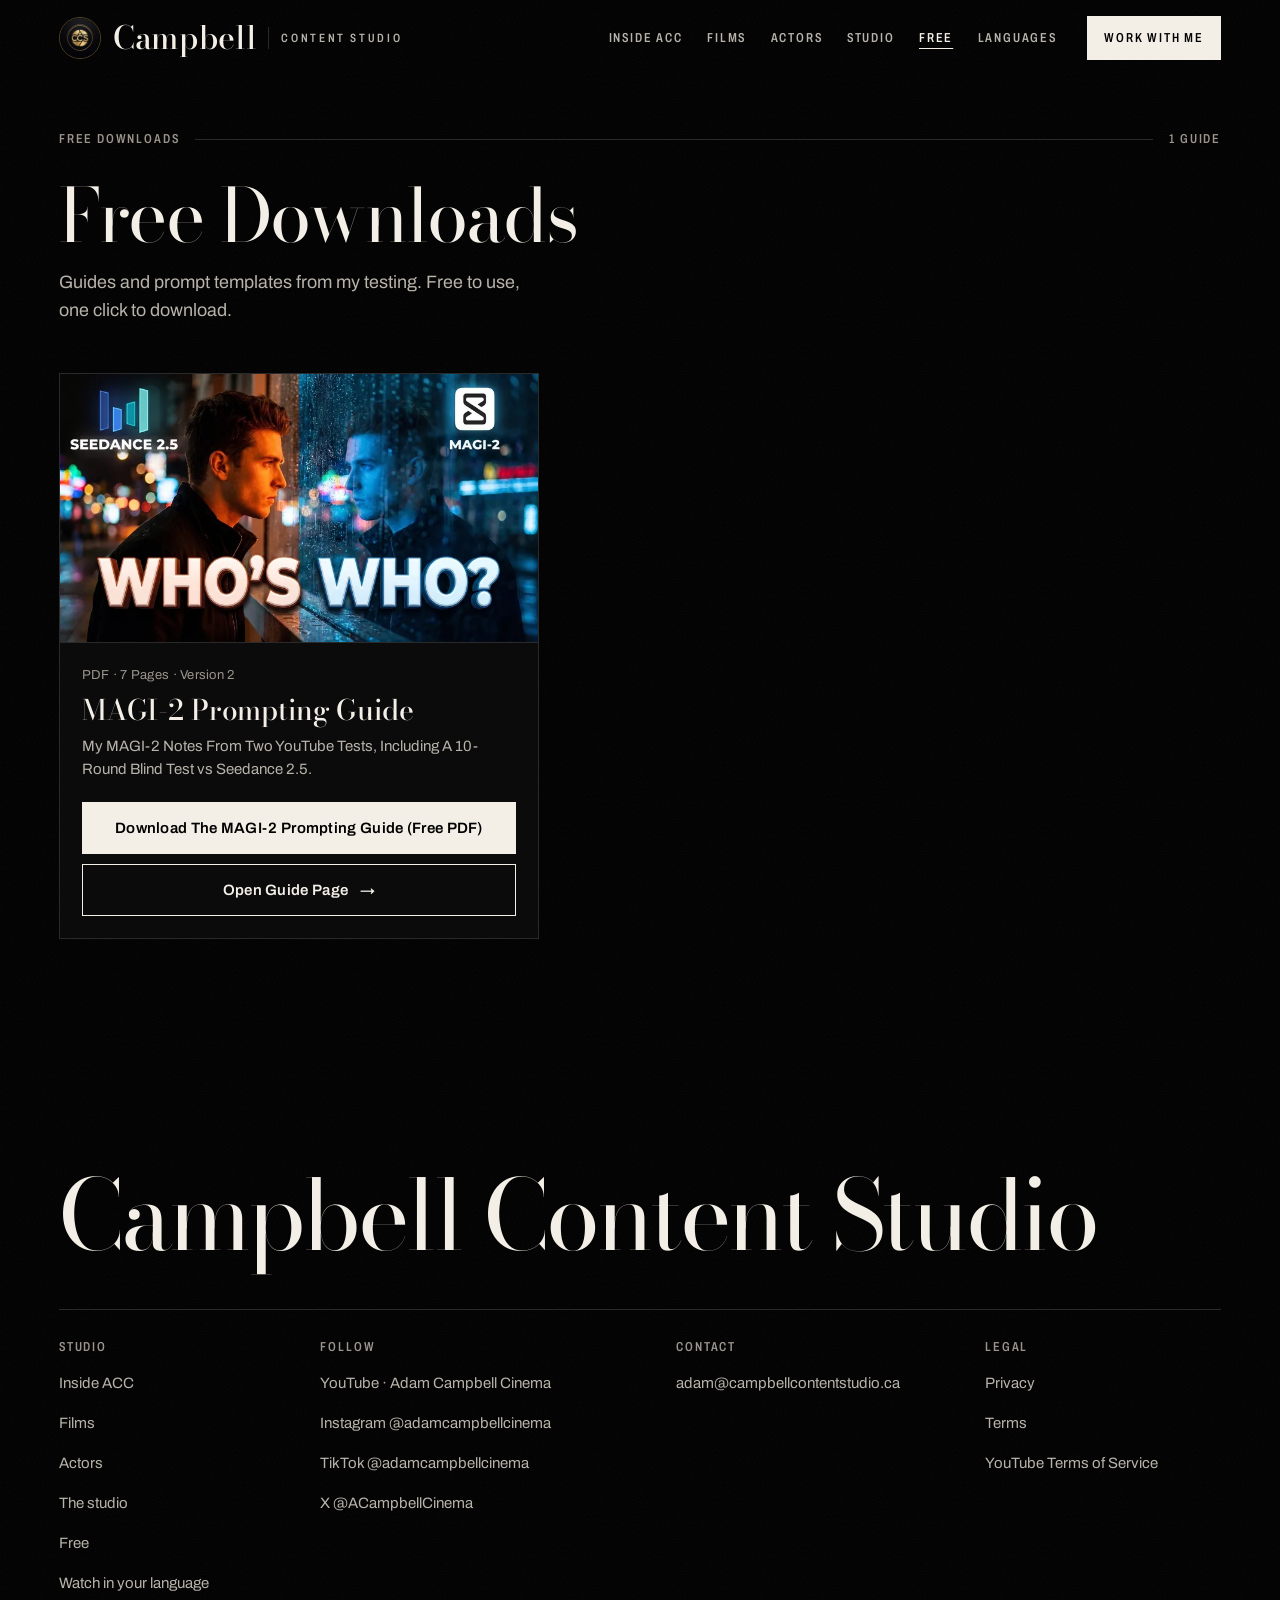
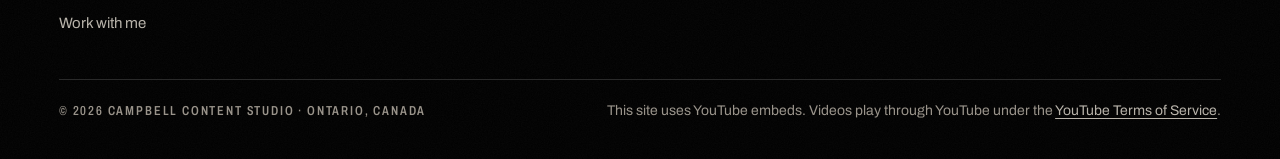
<file: free/index.html>
<!doctype html>
<html lang="en">
<head>
<meta charset="utf-8">
<meta name="viewport" content="width=device-width, initial-scale=1">
<title>Free Downloads | Campbell Content Studio</title>
<meta name="description" content="Free prompting guides and templates from Adam Campbell Cinema and Inside ACC. One click to download, no email required.">
<link rel="canonical" href="https://campbellcontentstudio.ca/free/">
<meta name="theme-color" content="#000000">
<meta name="color-scheme" content="dark">

<meta property="og:type" content="website">
<meta property="og:site_name" content="Campbell Content Studio">
<meta property="og:title" content="Free Downloads | Campbell Content Studio">
<meta property="og:description" content="Guides and prompt templates from my testing. Free to use, one click to download.">
<meta property="og:url" content="https://campbellcontentstudio.ca/free/">
<meta property="og:image" content="https://campbellcontentstudio.ca/assets/img/guides/magi-2-guide-og.jpg">
<meta property="og:image:type" content="image/jpeg">
<meta property="og:image:width" content="1200">
<meta property="og:image:height" content="675">
<meta property="og:image:alt" content="Free prompting guides from Campbell Content Studio.">
<meta property="og:locale" content="en_CA">
<meta name="twitter:card" content="summary_large_image">
<meta name="twitter:site" content="@ACampbellCinema">
<meta name="twitter:title" content="Free Downloads | Campbell Content Studio">
<meta name="twitter:description" content="Guides and prompt templates from my testing. Free to use, one click to download.">
<meta name="twitter:image" content="https://campbellcontentstudio.ca/assets/img/guides/magi-2-guide-og.jpg">

<link rel="icon" href="/favicon.ico" sizes="48x48">
<link rel="icon" href="/assets/icons/ccs-logo-88.png" type="image/png">
<link rel="apple-touch-icon" href="/apple-touch-icon.png">
<link rel="manifest" href="/site.webmanifest">

<link rel="preconnect" href="https://fonts.googleapis.com">
<link rel="preconnect" href="https://fonts.gstatic.com" crossorigin>
<link rel="preload" as="image" href="/assets/img/guides/magi-2-guide-800.webp" imagesrcset="/assets/img/guides/magi-2-guide-800.webp 800w, /assets/img/guides/magi-2-guide-1200.webp 1200w" imagesizes="(min-width: 780px) 480px, 92vw" fetchpriority="high">
<link rel="stylesheet" href="https://fonts.googleapis.com/css2?family=Archivo:wdth,wght@72..100,400..600&amp;family=Bodoni+Moda:ital,opsz,wght@0,6..96,400..500;1,6..96,400..500&amp;display=swap">
<link rel="stylesheet" href="/assets/css/site.css">
<link rel="stylesheet" href="/assets/css/guides.css">
<script src="/assets/js/site.js" defer></script>
</head>
<body>
<a class="skip" href="#main">Skip to content</a>

<div class="page">
  <header class="nav wrap">
    <a class="wordmark" href="/" aria-label="Campbell Content Studio, home">
      <img class="wm-logo" src="/assets/icons/ccs-logo-88.png" width="42" height="42" alt="Campbell Content Studio"><span class="wm-text"><span class="wm-main">Campbell</span><span class="wm-rule" aria-hidden="true"></span><span class="wm-sub billing">Content Studio</span></span>
    </a>
    <nav aria-label="Primary" class="nav-links">
      <a class="billing" href="/#inside-acc">Inside ACC</a>
      <a class="billing" href="/#films">Films</a>
      <a class="billing" href="/actors.html">Actors</a>
      <a class="billing" href="/#studio">Studio</a>
      <a class="billing" href="/free/" aria-current="page">Free</a>
      <a class="billing" href="/#languages">Languages</a>
      <a class="billing btn-sm" href="/#work">Work with me</a>
    </nav>
    <div class="nav-right">
      <a class="billing btn-sm" href="/#work">Work with me</a>
      <a class="menu-btn billing" href="#site-footer" data-menu-toggle>Menu</a>
    </div>
  </header>

  <dialog class="menu-panel" id="menu" aria-label="Menu">
    <div class="mp-top wrap">
      <span class="wordmark" aria-hidden="true"><span class="wm-main">Campbell</span><span class="wm-sub billing">Content Studio</span></span>
      <button class="menu-close menu-btn billing" type="button">Close</button>
    </div>
    <ul class="mp-list wrap">
      <li><a class="serif-m" href="/#inside-acc">Inside ACC</a></li>
      <li><a class="serif-m" href="/#films">Films</a></li>
      <li><a class="serif-m" href="/actors.html">Actors</a></li>
      <li><a class="serif-m" href="/#studio">The studio</a></li>
      <li><a class="serif-m" href="/free/" aria-current="page">Free</a></li>
      <li><a class="serif-m" href="/#languages">Languages</a></li>
      <li><a class="serif-m" href="/#work">Work with me</a></li>
    </ul>
    <div class="mp-foot wrap">
      <a href="https://www.youtube.com/@AdamCampbellCinema">YouTube · Adam Campbell Cinema</a>
      <a href="https://www.instagram.com/adamcampbellcinema/">Instagram</a>
      <a href="https://www.tiktok.com/@adamcampbellcinema">TikTok</a>
      <a href="https://x.com/ACampbellCinema">X @ACampbellCinema</a>
    </div>
  </dialog>

  <main id="main" class="guide-page">
    <div class="wrap">
      <section class="guide-hero" aria-labelledby="free-title">
        <p class="idx billing"><span>Free Downloads</span><span class="count">1 Guide</span></p>
        <h1 id="free-title" class="display">Free Downloads</h1>
        <p class="guide-lead">Guides and prompt templates from my testing. Free to use, one click to download.</p>
      </section>

      <section class="guides-grid" aria-label="Available Guides">
        <article class="guide-card">
          <a class="guide-card-thumb" href="/guides/magi-2/" tabindex="-1" aria-hidden="true">
            <img src="/assets/img/guides/magi-2-guide-1200.webp" srcset="/assets/img/guides/magi-2-guide-800.webp 800w, /assets/img/guides/magi-2-guide-1200.webp 1200w" sizes="(min-width: 780px) 480px, 92vw" width="1200" height="675" fetchpriority="high" decoding="async" alt="MAGI-2 Prompting Guide thumbnail">
          </a>
          <div class="guide-card-body">
            <p class="guide-card-kicker">PDF · 7 Pages · Version 2</p>
            <h2 class="serif-m guide-card-title">MAGI-2 Prompting Guide</h2>
            <p class="guide-card-desc">My MAGI-2 Notes From Two YouTube Tests, Including A 10-Round Blind Test vs Seedance 2.5.</p>
            <div class="guide-card-actions">
              <a class="btn btn--solid btn--title guide-card-dl" href="/assets/downloads/magi-2-prompting-guide.pdf" download="MAGI-2 Prompting Guide - Adam Campbell Cinema.pdf" target="_blank" rel="noopener">Download The MAGI-2 Prompting Guide (Free PDF)</a>
              <a class="btn btn--line btn--title guide-card-page" href="/guides/magi-2/">Open Guide Page <span class="arrow" aria-hidden="true">→</span></a>
            </div>
          </div>
        </article>
      </section>
    </div>
  </main>

  <footer class="foot wrap" id="site-footer">
    <p class="foot-mark display">Campbell Content Studio</p>
    <div class="foot-cols">
      <nav class="fc-studio" aria-labelledby="fc1"><h2 id="fc1" class="billing">Studio</h2><ul><li><a href="/#inside-acc">Inside ACC</a></li><li><a href="/#films">Films</a></li><li><a href="/actors.html">Actors</a></li><li><a href="/#studio">The studio</a></li><li><a href="/free/" aria-current="page">Free</a></li><li><a href="/#languages">Watch in your language</a></li><li><a href="/#work">Work with me</a></li></ul></nav>
      <nav class="fc-follow" aria-labelledby="fc2"><h2 id="fc2" class="billing">Follow</h2><ul><li><a href="https://www.youtube.com/@AdamCampbellCinema">YouTube · Adam Campbell Cinema</a></li><li><a href="https://www.instagram.com/adamcampbellcinema/">Instagram @adamcampbellcinema</a></li><li><a href="https://www.tiktok.com/@adamcampbellcinema">TikTok @adamcampbellcinema</a></li><li><a href="https://x.com/ACampbellCinema">X @ACampbellCinema</a></li></ul></nav>
      <nav class="fc-contact" aria-labelledby="fc3"><h2 id="fc3" class="billing">Contact</h2><ul><li><a href="mailto:adam@campbellcontentstudio.ca?subject=Project%20inquiry%20%2D%20Campbell%20Content%20Studio">adam@campbellcontentstudio.ca</a></li></ul></nav>
      <nav class="fc-legal" aria-labelledby="fc4"><h2 id="fc4" class="billing">Legal</h2><ul><li><a href="/privacy.html">Privacy</a></li><li><a href="/terms.html">Terms</a></li><li><a href="https://www.youtube.com/t/terms">YouTube Terms of Service</a></li></ul></nav>
    </div>
    <div class="foot-base">
      <p class="billing">© 2026 Campbell Content Studio · <span style="white-space:nowrap">Ontario, Canada</span></p>
      <p class="foot-note">This site uses YouTube embeds. Videos play through YouTube under the <a href="https://www.youtube.com/t/terms">YouTube Terms of Service</a>.</p>
    </div>
  </footer>
</div>
</body>
</html>
</file>
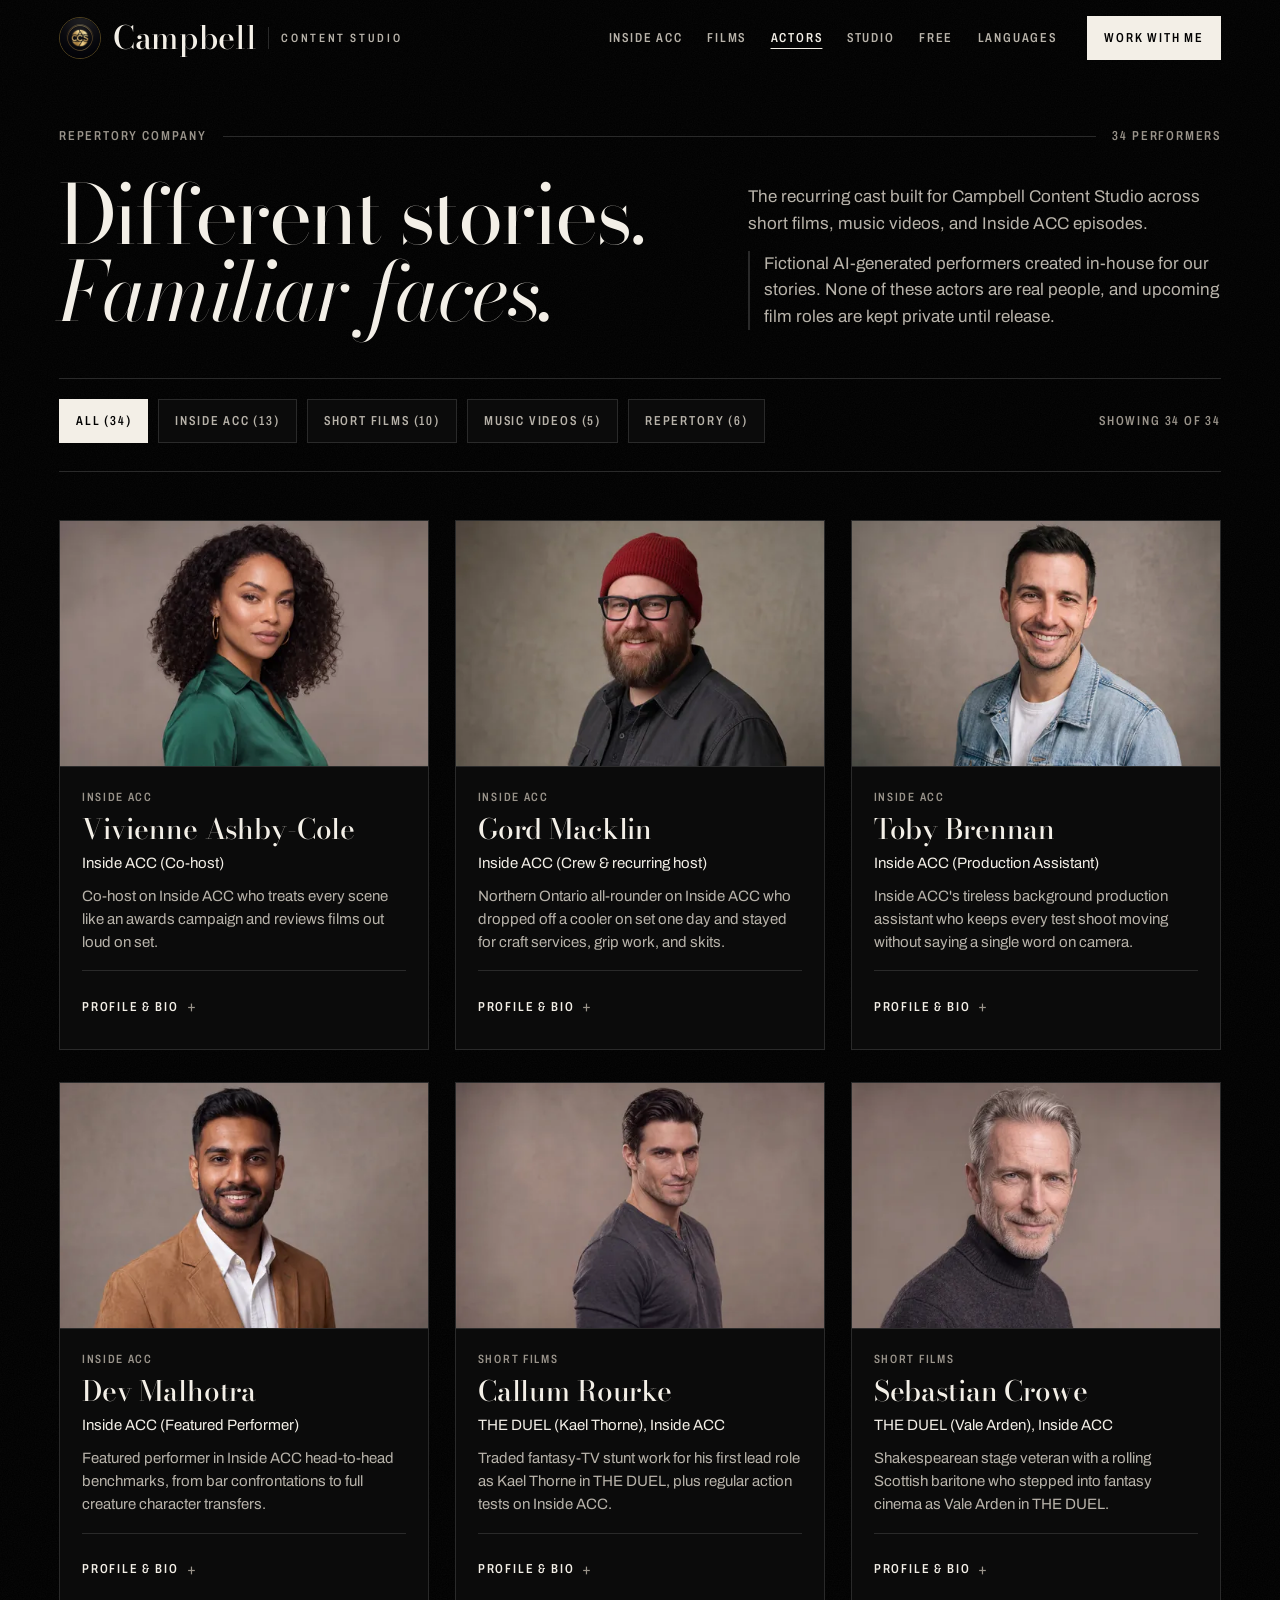
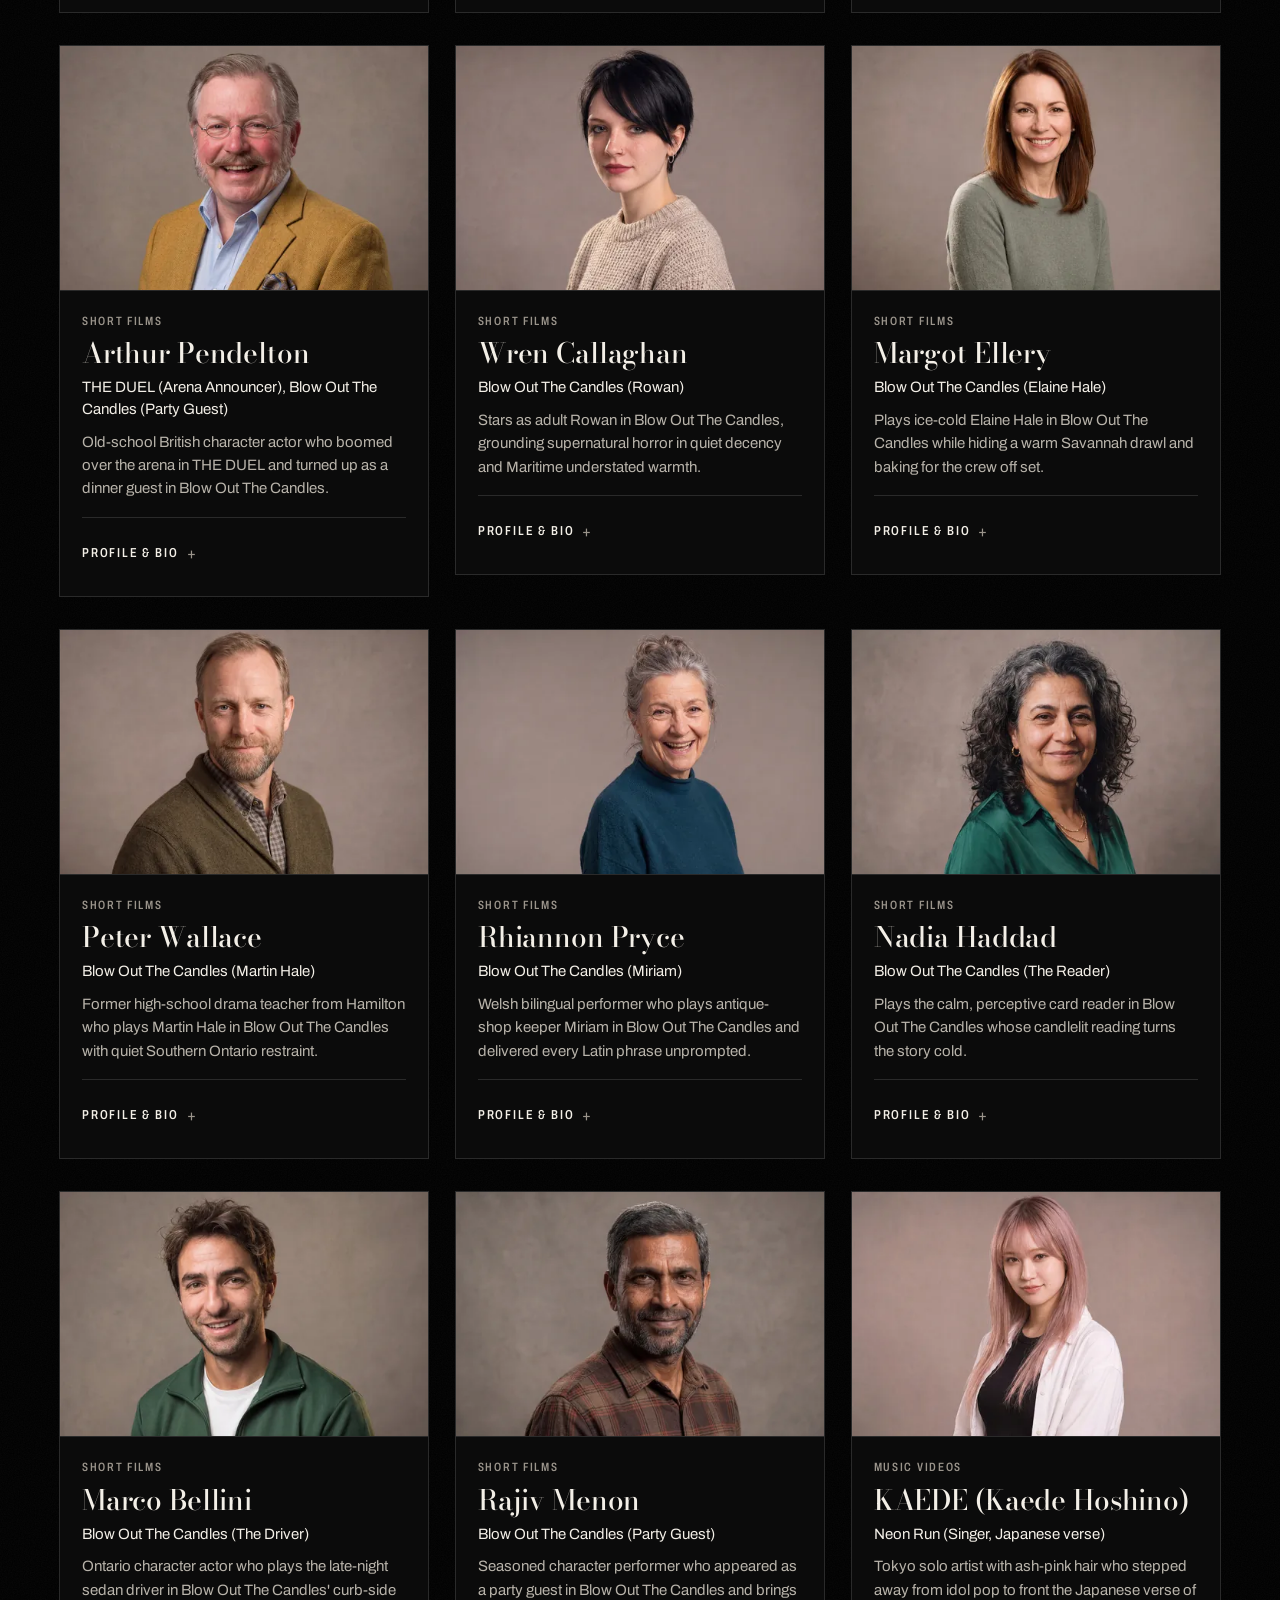
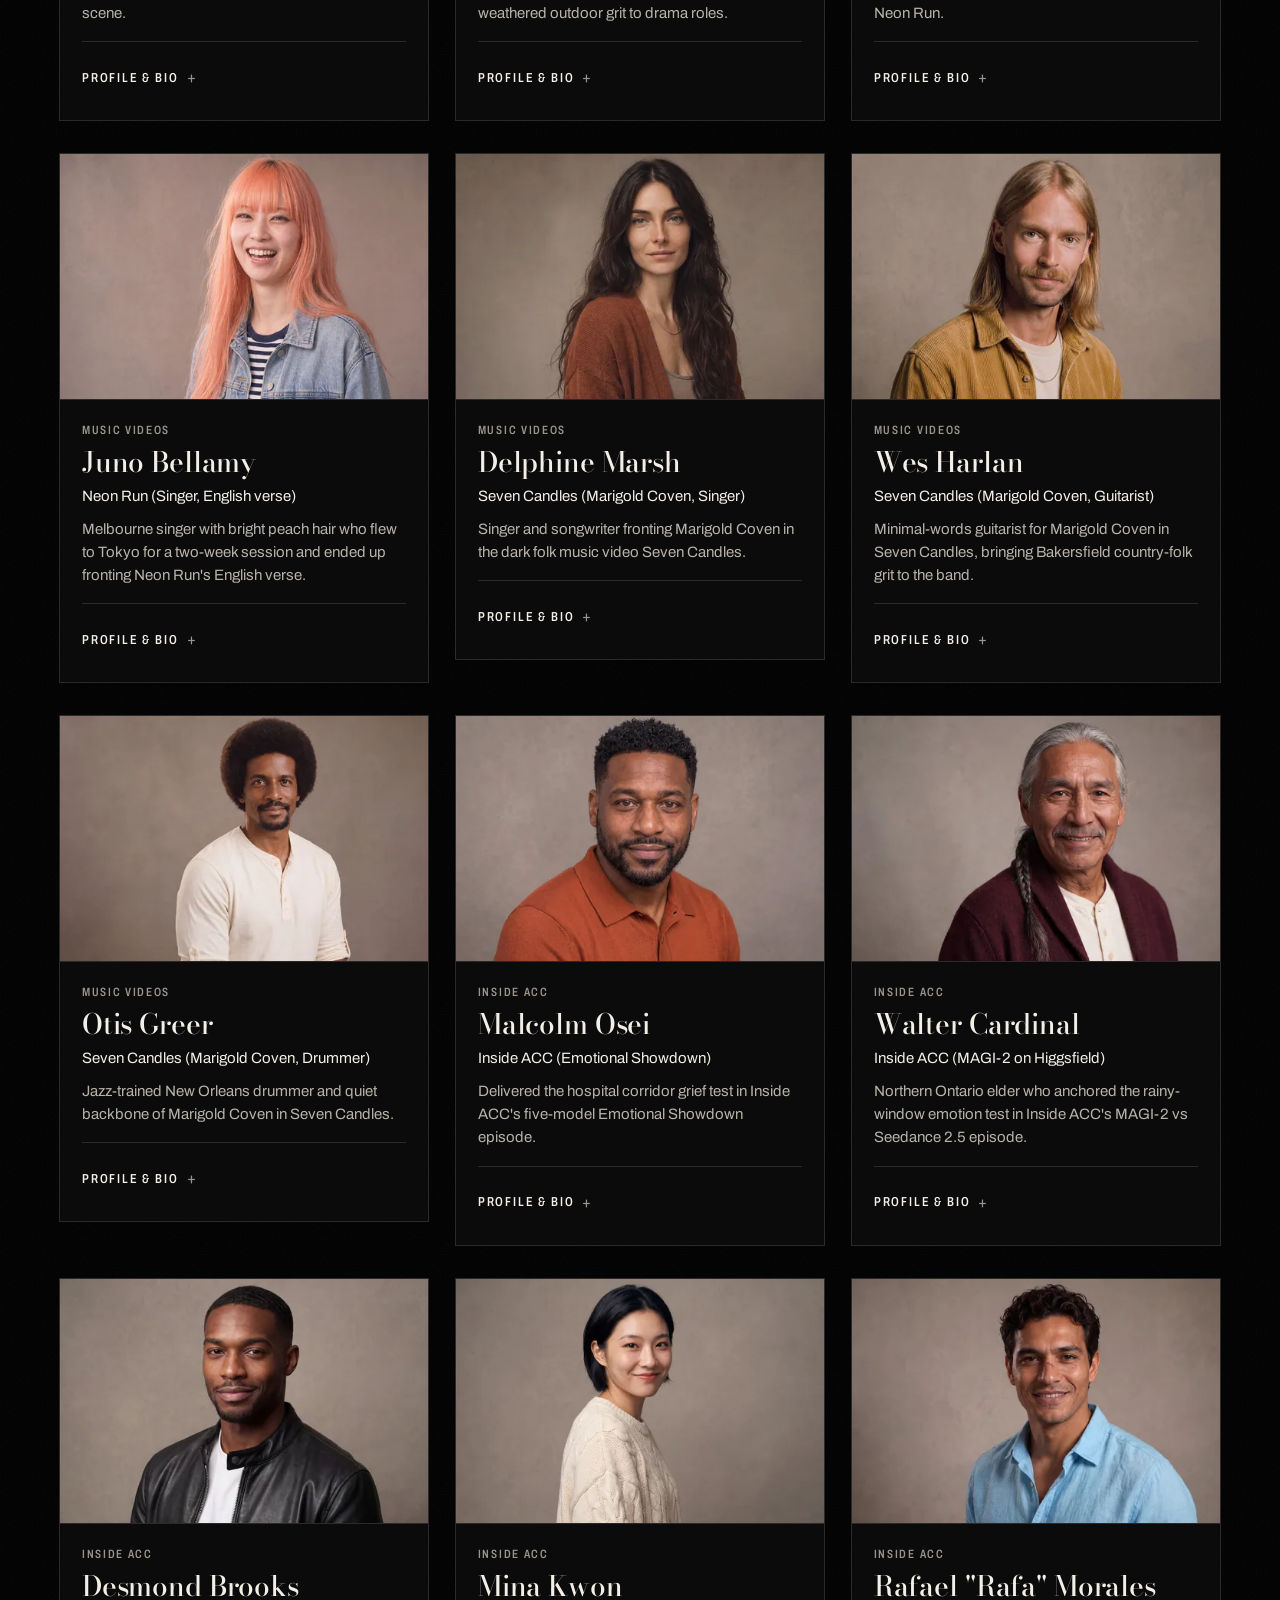
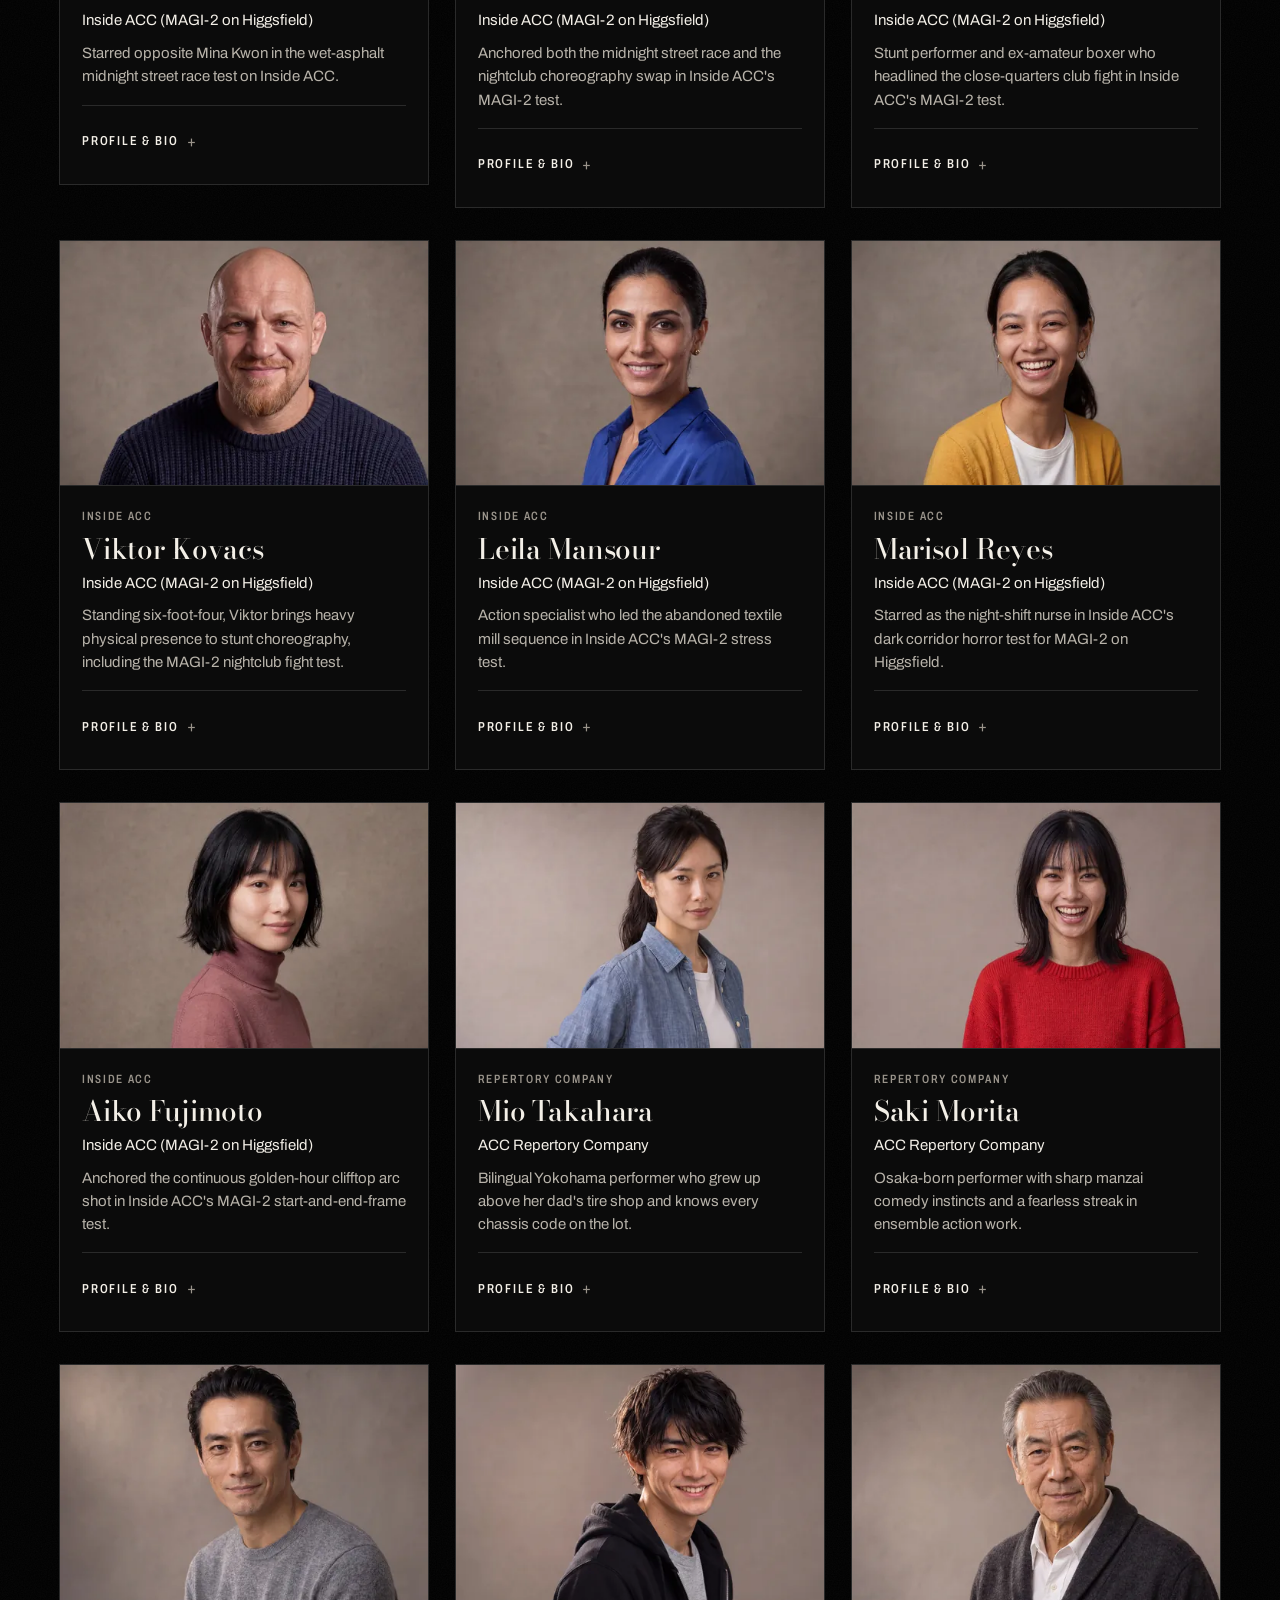
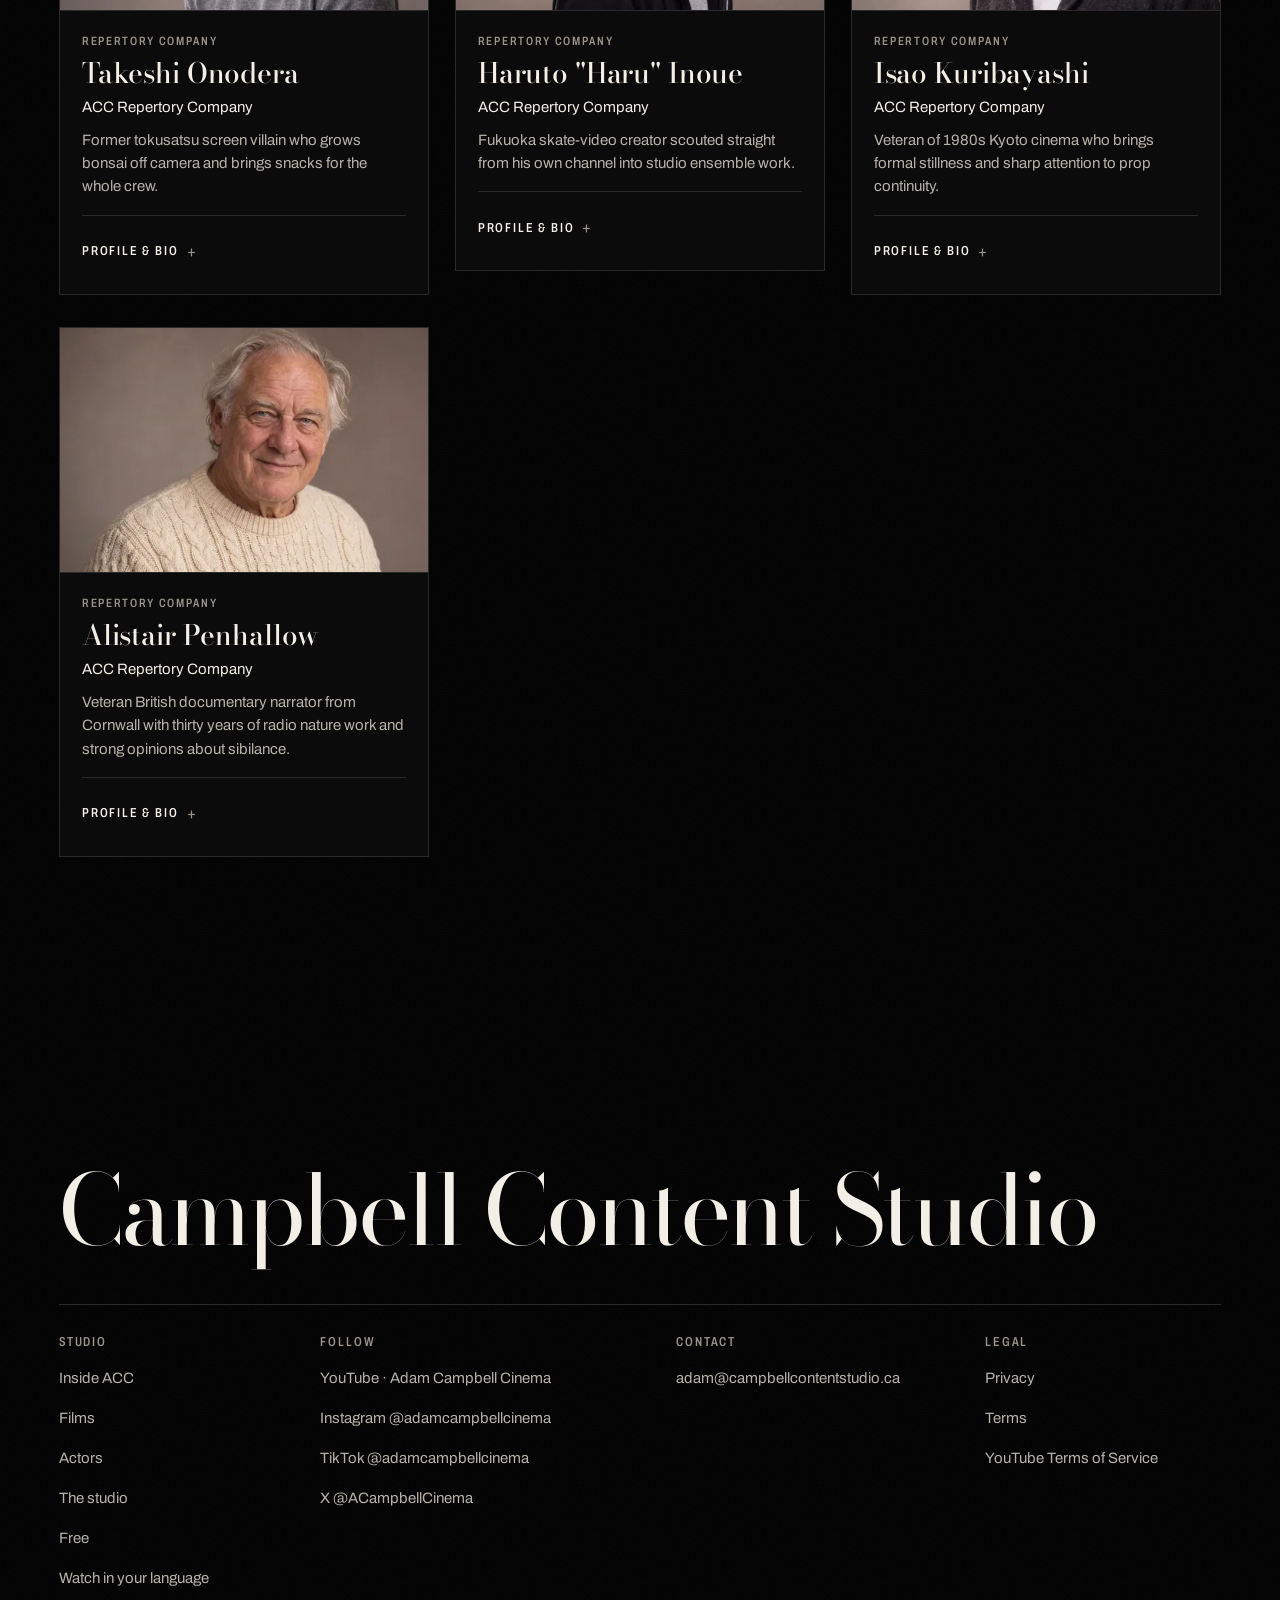
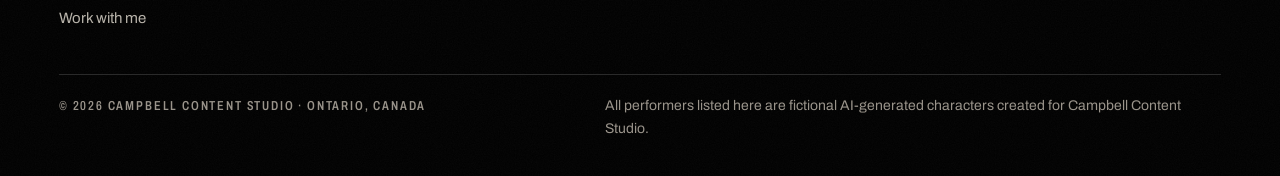
<file: actors.html>
<!doctype html>
<html lang="en">
<head>
<meta charset="utf-8">
<meta name="viewport" content="width=device-width, initial-scale=1">
<title>Actors &amp; Repertory Company · Campbell Content Studio</title>
<meta name="description" content="Meet the 34 fictional AI-generated performers of Campbell Content Studio and Adam Campbell Cinema across short films, music videos, and Inside ACC.">
<link rel="canonical" href="https://campbellcontentstudio.ca/actors.html">
<meta name="theme-color" content="#000000">
<meta name="color-scheme" content="dark">

<meta property="og:type" content="website">
<meta property="og:site_name" content="Campbell Content Studio">
<meta property="og:title" content="Actors &amp; Repertory Company · Campbell Content Studio">
<meta property="og:description" content="Meet the 34 fictional AI-generated performers of Campbell Content Studio and Adam Campbell Cinema across short films, music videos, and Inside ACC.">
<meta property="og:url" content="https://campbellcontentstudio.ca/actors.html">
<meta property="og:image" content="https://campbellcontentstudio.ca/assets/img/og-image.jpg">
<meta property="og:image:width" content="1200">
<meta property="og:image:height" content="630">
<meta property="og:image:alt" content="Campbell Content Studio: Repertory Actors Roster.">
<meta property="og:locale" content="en_CA">
<meta name="twitter:card" content="summary_large_image">
<meta name="twitter:site" content="@ACampbellCinema">
<meta name="twitter:title" content="Actors &amp; Repertory Company · Campbell Content Studio">
<meta name="twitter:description" content="Meet the 34 fictional AI-generated performers of Campbell Content Studio and Adam Campbell Cinema.">
<meta name="twitter:image" content="https://campbellcontentstudio.ca/assets/img/og-image.jpg">

<link rel="icon" href="favicon.ico" sizes="48x48">
<link rel="icon" href="assets/icons/ccs-logo-88.png" type="image/png">
<link rel="apple-touch-icon" href="apple-touch-icon.png">
<link rel="manifest" href="site.webmanifest">

<link rel="preconnect" href="https://fonts.googleapis.com">
<link rel="preconnect" href="https://fonts.gstatic.com" crossorigin>
<link rel="stylesheet" href="https://fonts.googleapis.com/css2?family=Archivo:wdth,wght@72..100,400..600&amp;family=Bodoni+Moda:ital,opsz,wght@0,6..96,400..500;1,6..96,400..500&amp;display=swap">
<link rel="stylesheet" href="assets/css/site.css">
<link rel="stylesheet" href="assets/css/actors.css">
<script src="assets/js/site.js" defer></script>
</head>
<body>
<a class="skip" href="#main">Skip to content</a>

<div class="page">
  <header class="nav wrap">
    <a class="wordmark" href="./" aria-label="Campbell Content Studio, home">
      <img class="wm-logo" src="assets/icons/ccs-logo-88.png" width="42" height="42" alt="Campbell Content Studio"><span class="wm-text"><span class="wm-main">Campbell</span><span class="wm-rule" aria-hidden="true"></span><span class="wm-sub billing">Content Studio</span></span>
    </a>
    <nav aria-label="Primary" class="nav-links">
      <a class="billing" href="./#inside-acc">Inside ACC</a>
      <a class="billing" href="./#films">Films</a>
      <a class="billing" href="actors.html" aria-current="page">Actors</a>
      <a class="billing" href="./#studio">Studio</a>
      <a class="billing" href="/free/">Free</a>
      <a class="billing" href="./#languages">Languages</a>
      <a class="billing btn-sm" href="./#work">Work with me</a>
    </nav>
    <div class="nav-right">
      <a class="billing btn-sm" href="./#work">Work with me</a>
      <a class="menu-btn billing" href="#site-footer" data-menu-toggle>Menu</a>
    </div>
  </header>

  <dialog class="menu-panel" id="menu" aria-label="Menu">
    <div class="mp-top wrap">
      <span class="wordmark" aria-hidden="true"><span class="wm-main">Campbell</span><span class="wm-sub billing">Content Studio</span></span>
      <button class="menu-close menu-btn billing" type="button">Close</button>
    </div>
    <ul class="mp-list wrap">
      <li><a class="serif-m" href="./#inside-acc">Inside ACC</a></li>
      <li><a class="serif-m" href="./#films">Films</a></li>
      <li><a class="serif-m" href="actors.html" aria-current="page">Actors</a></li>
      <li><a class="serif-m" href="./#studio">The studio</a></li>
      <li><a class="serif-m" href="/free/">Free</a></li>
      <li><a class="serif-m" href="./#languages">Languages</a></li>
      <li><a class="serif-m" href="./#work">Work with me</a></li>
    </ul>
    <div class="mp-foot wrap">
      <a href="https://www.youtube.com/@AdamCampbellCinema">YouTube · Adam Campbell Cinema</a>
      <a href="https://www.instagram.com/adamcampbellcinema/">Instagram</a>
      <a href="https://www.tiktok.com/@adamcampbellcinema">TikTok</a>
      <a href="https://x.com/ACampbellCinema">X @ACampbellCinema</a>
    </div>
  </dialog>

  <main id="main" class="wrap">
    <section class="actors-hero" aria-labelledby="actors-title">
      <p class="idx billing"><span>Repertory Company</span><span class="count">34 performers</span></p>
      <div class="actors-head-grid">
        <h1 id="actors-title" class="display">Different stories. <em>Familiar faces.</em></h1>
        <div class="actors-lead">
          <p>The recurring cast built for Campbell Content Studio across short films, music videos, and Inside ACC episodes.</p>
          <p class="actors-note">Fictional AI-generated performers created in-house for our stories. None of these actors are real people, and upcoming film roles are kept private until release.</p>
        </div>
      </div>
    </section>

    <div class="filter-bar" role="region" aria-label="Filter performers by category">
      <button class="filter-btn billing" type="button" data-filter="all" aria-pressed="true">All (34)</button>
      <button class="filter-btn billing" type="button" data-filter="inside-acc" aria-pressed="false">Inside ACC (13)</button>
      <button class="filter-btn billing" type="button" data-filter="short-films" aria-pressed="false">Short Films (10)</button>
      <button class="filter-btn billing" type="button" data-filter="music-videos" aria-pressed="false">Music Videos (5)</button>
      <button class="filter-btn billing" type="button" data-filter="repertory-company" aria-pressed="false">Repertory (6)</button>
      <span class="filter-count billing" id="roster-count" aria-live="polite">Showing 34 of 34</span>
    </div>

    <section class="actors-grid" id="roster-grid" aria-label="Studio actors roster">
      <article class="actor-card" data-category="inside-acc">
        <div class="actor-photo">
          <img src="assets/img/actors/vivienne-ashby-cole-900.webp" srcset="assets/img/actors/vivienne-ashby-cole-480.webp 480w, assets/img/actors/vivienne-ashby-cole-900.webp 900w" sizes="(min-width: 1120px) 460px, (min-width: 680px) 46vw, 94vw" width="900" height="600" fetchpriority="high" decoding="async" alt="Vivienne Ashby-Cole, fictional AI performer studio portrait">
        </div>
        <div class="actor-body">
          <p class="actor-kicker billing">Inside ACC</p>
          <h2 class="serif-m actor-name">Vivienne Ashby-Cole</h2>
          <p class="actor-credit">Inside ACC (Co-host)</p>
          <p class="actor-short">Co-host on Inside ACC who treats every scene like an awards campaign and reviews films out loud on set.</p>
          <details class="actor-more">
            <summary class="actor-toggle billing">Profile &amp; bio</summary>
            <div class="actor-panel">
              <div class="actor-bio">
                <p>Vivienne Ashby-Cole, 34, was born in Brixton, south London. Her cut-glass British accent arrived at 18 when she entered drama school and upgraded it over a single summer, though south London comes right back when she loses her temper.</p>
<p>After a pop single charted for one week at 22, she spent a decade playing glamorous party guests before joining Inside ACC as co-host. She brings full awards-season energy to every sketch and usually verdicts any finished cut out loud: &quot;This movie&#x27;s trash.&quot;</p>
              </div>
              <dl class="actor-specs">
                <div class="actor-spec"><dt class="billing">Height</dt><dd>5&#x27;7&quot; (170 cm)</dd></div>
                <div class="actor-spec"><dt class="billing">Build</dt><dd>Slender, poised</dd></div>
                <div class="actor-spec"><dt class="billing">Hair</dt><dd>Shoulder-length dark brown tight curls</dd></div>
                <div class="actor-spec"><dt class="billing">Eyes</dt><dd>Warm hazel-brown</dd></div>
                <div class="actor-spec"><dt class="billing">Accent</dt><dd>Posh British (south London when angry)</dd></div>
                <div class="actor-spec"><dt class="billing">From</dt><dd>Brixton, London</dd></div>
              </dl>
              <p class="actor-fictional">Fictional AI-generated performer.</p>
            </div>
          </details>
        </div>
      </article>
      <article class="actor-card" data-category="inside-acc">
        <div class="actor-photo">
          <img src="assets/img/actors/gord-macklin-900.webp" srcset="assets/img/actors/gord-macklin-480.webp 480w, assets/img/actors/gord-macklin-900.webp 900w" sizes="(min-width: 1120px) 460px, (min-width: 680px) 46vw, 94vw" width="900" height="600" fetchpriority="high" decoding="async" alt="Gord Macklin, fictional AI performer studio portrait">
        </div>
        <div class="actor-body">
          <p class="actor-kicker billing">Inside ACC</p>
          <h2 class="serif-m actor-name">Gord Macklin</h2>
          <p class="actor-credit">Inside ACC (Crew &amp; recurring host)</p>
          <p class="actor-short">Northern Ontario all-rounder on Inside ACC who dropped off a cooler on set one day and stayed for craft services, grip work, and skits.</p>
          <details class="actor-more">
            <summary class="actor-toggle billing">Profile &amp; bio</summary>
            <div class="actor-panel">
              <div class="actor-bio">
                <p>Gord Macklin, 41, spent fifteen years driving the Zamboni at the arena in Sudbury, Ontario. He wandered onto an early ACC shoot to drop off a cooler and never went home, and nobody remembers formally hiring him.</p>
<p>Now he splits his days between craft services, grip duties, stand-in tests, and keeping morale up in thick Northern Ontario slang. Look for him in his red knit beanie, square frames, and full reddish-brown beard.</p>
              </div>
              <dl class="actor-specs">
                <div class="actor-spec"><dt class="billing">Height</dt><dd>5&#x27;11&quot; (180 cm)</dd></div>
                <div class="actor-spec"><dt class="billing">Build</dt><dd>Heavy-set, sturdy</dd></div>
                <div class="actor-spec"><dt class="billing">Hair</dt><dd>Short brown hair under signature red knit beanie</dd></div>
                <div class="actor-spec"><dt class="billing">Eyes</dt><dd>Hazel-green</dd></div>
                <div class="actor-spec"><dt class="billing">Accent</dt><dd>Northern Ontario</dd></div>
                <div class="actor-spec"><dt class="billing">From</dt><dd>Sudbury, Ontario</dd></div>
              </dl>
              <p class="actor-fictional">Fictional AI-generated performer.</p>
            </div>
          </details>
        </div>
      </article>
      <article class="actor-card" data-category="inside-acc">
        <div class="actor-photo">
          <img src="assets/img/actors/toby-brennan-900.webp" srcset="assets/img/actors/toby-brennan-480.webp 480w, assets/img/actors/toby-brennan-900.webp 900w" sizes="(min-width: 1120px) 460px, (min-width: 680px) 46vw, 94vw" width="900" height="600" fetchpriority="high" decoding="async" alt="Toby Brennan, fictional AI performer studio portrait">
        </div>
        <div class="actor-body">
          <p class="actor-kicker billing">Inside ACC</p>
          <h2 class="serif-m actor-name">Toby Brennan</h2>
          <p class="actor-credit">Inside ACC (Production Assistant)</p>
          <p class="actor-short">Inside ACC&#x27;s tireless background production assistant who keeps every test shoot moving without saying a single word on camera.</p>
          <details class="actor-more">
            <summary class="actor-toggle billing">Profile &amp; bio</summary>
            <div class="actor-panel">
              <div class="actor-bio">
                <p>Toby Brennan, 28, started out in Kingston doing stagehand work before landing on the Inside ACC crew as head production assistant. He handles slates, marks, coffee runs, and continuity resets right alongside Gord.</p>
<p>His quiet trademark is never having spoken a single line on camera across all his appearances, letting a headset, a walkie-talkie, and deadpan timing carry the joke.</p>
              </div>
              <dl class="actor-specs">
                <div class="actor-spec"><dt class="billing">Height</dt><dd>5&#x27;10&quot; (178 cm)</dd></div>
                <div class="actor-spec"><dt class="billing">Build</dt><dd>Lean, athletic</dd></div>
                <div class="actor-spec"><dt class="billing">Hair</dt><dd>Short dark brown, cropped sides</dd></div>
                <div class="actor-spec"><dt class="billing">Eyes</dt><dd>Dark hazel</dd></div>
                <div class="actor-spec"><dt class="billing">Accent</dt><dd>Non-speaking on camera</dd></div>
                <div class="actor-spec"><dt class="billing">From</dt><dd>Kingston, Ontario</dd></div>
              </dl>
              <p class="actor-fictional">Fictional AI-generated performer.</p>
            </div>
          </details>
        </div>
      </article>
      <article class="actor-card" data-category="inside-acc">
        <div class="actor-photo">
          <img src="assets/img/actors/dev-malhotra-900.webp" srcset="assets/img/actors/dev-malhotra-480.webp 480w, assets/img/actors/dev-malhotra-900.webp 900w" sizes="(min-width: 1120px) 460px, (min-width: 680px) 46vw, 94vw" width="900" height="600" loading="eager" decoding="async" alt="Dev Malhotra, fictional AI performer studio portrait">
        </div>
        <div class="actor-body">
          <p class="actor-kicker billing">Inside ACC</p>
          <h2 class="serif-m actor-name">Dev Malhotra</h2>
          <p class="actor-credit">Inside ACC (Featured Performer)</p>
          <p class="actor-short">Featured performer in Inside ACC head-to-head benchmarks, from bar confrontations to full creature character transfers.</p>
          <details class="actor-more">
            <summary class="actor-toggle billing">Profile &amp; bio</summary>
            <div class="actor-panel">
              <div class="actor-bio">
                <p>Dev Malhotra, 31, grew up in Mississauga, Ontario, and became a recurring face in Inside ACC technical comparisons. Whether he is sizing up Callum Rourke across a dim bar or anchoring a full transformation test, he plays broad physical beats with dry North American delivery.</p>
              </div>
              <dl class="actor-specs">
                <div class="actor-spec"><dt class="billing">Height</dt><dd>5&#x27;11&quot; (180 cm)</dd></div>
                <div class="actor-spec"><dt class="billing">Build</dt><dd>Athletic, trim</dd></div>
                <div class="actor-spec"><dt class="billing">Hair</dt><dd>Short jet-black fade</dd></div>
                <div class="actor-spec"><dt class="billing">Eyes</dt><dd>Dark brown</dd></div>
                <div class="actor-spec"><dt class="billing">Accent</dt><dd>General Canadian</dd></div>
                <div class="actor-spec"><dt class="billing">From</dt><dd>Mississauga, Ontario</dd></div>
              </dl>
              <p class="actor-fictional">Fictional AI-generated performer.</p>
            </div>
          </details>
        </div>
      </article>
      <article class="actor-card" data-category="short-films">
        <div class="actor-photo">
          <img src="assets/img/actors/callum-rourke-900.webp" srcset="assets/img/actors/callum-rourke-480.webp 480w, assets/img/actors/callum-rourke-900.webp 900w" sizes="(min-width: 1120px) 460px, (min-width: 680px) 46vw, 94vw" width="900" height="600" loading="eager" decoding="async" alt="Callum Rourke, fictional AI performer studio portrait">
        </div>
        <div class="actor-body">
          <p class="actor-kicker billing">Short Films</p>
          <h2 class="serif-m actor-name">Callum Rourke</h2>
          <p class="actor-credit">THE DUEL (Kael Thorne), Inside ACC</p>
          <p class="actor-short">Traded fantasy-TV stunt work for his first lead role as Kael Thorne in THE DUEL, plus regular action tests on Inside ACC.</p>
          <details class="actor-more">
            <summary class="actor-toggle billing">Profile &amp; bio</summary>
            <div class="actor-panel">
              <div class="actor-bio">
                <p>Born in Cork, Ireland, Callum Rourke is 29. Off camera he talks fast in his natural Irish cadence, then switches into a neutral register on screen. He spent his twenties taking hits and getting set on fire as a fantasy television stunt double before stepping up to lead THE DUEL.</p>
<p>Playing Kael Thorne taught him to respect temperamental props: &quot;My wand kept switching hands. I&#x27;m right-handed, Adam&#x27;s right-handed, the wand had its own ideas.&quot;</p>
              </div>
              <dl class="actor-specs">
                <div class="actor-spec"><dt class="billing">Height</dt><dd>6&#x27;0&quot; (183 cm)</dd></div>
                <div class="actor-spec"><dt class="billing">Build</dt><dd>Lean, athletic stunt build</dd></div>
                <div class="actor-spec"><dt class="billing">Hair</dt><dd>Thick dark brown, swept back</dd></div>
                <div class="actor-spec"><dt class="billing">Eyes</dt><dd>Dark brown</dd></div>
                <div class="actor-spec"><dt class="billing">Accent</dt><dd>Irish off camera, neutral on screen</dd></div>
                <div class="actor-spec"><dt class="billing">From</dt><dd>Cork, Ireland</dd></div>
              </dl>
              <p class="actor-fictional">Fictional AI-generated performer.</p>
            </div>
          </details>
        </div>
      </article>
      <article class="actor-card" data-category="short-films">
        <div class="actor-photo">
          <img src="assets/img/actors/sebastian-crowe-900.webp" srcset="assets/img/actors/sebastian-crowe-480.webp 480w, assets/img/actors/sebastian-crowe-900.webp 900w" sizes="(min-width: 1120px) 460px, (min-width: 680px) 46vw, 94vw" width="900" height="600" loading="eager" decoding="async" alt="Sebastian Crowe, fictional AI performer studio portrait">
        </div>
        <div class="actor-body">
          <p class="actor-kicker billing">Short Films</p>
          <h2 class="serif-m actor-name">Sebastian Crowe</h2>
          <p class="actor-credit">THE DUEL (Vale Arden), Inside ACC</p>
          <p class="actor-short">Shakespearean stage veteran with a rolling Scottish baritone who stepped into fantasy cinema as Vale Arden in THE DUEL.</p>
          <details class="actor-more">
            <summary class="actor-toggle billing">Profile &amp; bio</summary>
            <div class="actor-panel">
              <div class="actor-bio">
                <p>Sebastian Crowe, 58, was born in Edinburgh and brings decades of classical theatre work, claiming he has played every king in Shakespeare, some of them twice. He joined ACC because he wanted to do magic without harnesses or wires.</p>
<p>After spending long hours shooting THE DUEL&#x27;s climactic confrontation, he and Callum Rourke kept the dynamic going off camera and now greet each other around the studio as &quot;Da&quot; and &quot;son.&quot;</p>
              </div>
              <dl class="actor-specs">
                <div class="actor-spec"><dt class="billing">Height</dt><dd>6&#x27;1&quot; (185 cm)</dd></div>
                <div class="actor-spec"><dt class="billing">Build</dt><dd>Tall, lean, upright</dd></div>
                <div class="actor-spec"><dt class="billing">Hair</dt><dd>Swept-back silver-grey</dd></div>
                <div class="actor-spec"><dt class="billing">Eyes</dt><dd>Steel blue-grey</dd></div>
                <div class="actor-spec"><dt class="billing">Accent</dt><dd>Warm Scottish</dd></div>
                <div class="actor-spec"><dt class="billing">From</dt><dd>Edinburgh, Scotland</dd></div>
              </dl>
              <p class="actor-fictional">Fictional AI-generated performer.</p>
            </div>
          </details>
        </div>
      </article>
      <article class="actor-card" data-category="short-films">
        <div class="actor-photo">
          <img src="assets/img/actors/arthur-pendelton-900.webp" srcset="assets/img/actors/arthur-pendelton-480.webp 480w, assets/img/actors/arthur-pendelton-900.webp 900w" sizes="(min-width: 1120px) 460px, (min-width: 680px) 46vw, 94vw" width="900" height="600" loading="lazy" decoding="async" alt="Arthur Pendelton, fictional AI performer studio portrait">
        </div>
        <div class="actor-body">
          <p class="actor-kicker billing">Short Films</p>
          <h2 class="serif-m actor-name">Arthur Pendelton</h2>
          <p class="actor-credit">THE DUEL (Arena Announcer), Blow Out The Candles (Party Guest)</p>
          <p class="actor-short">Old-school British character actor who boomed over the arena in THE DUEL and turned up as a dinner guest in Blow Out The Candles.</p>
          <details class="actor-more">
            <summary class="actor-toggle billing">Profile &amp; bio</summary>
            <div class="actor-panel">
              <div class="actor-bio">
                <p>Arthur Pendelton, 62, hails from Bath with a background in music-hall MC work and Victorian period stage roles. His booming projection kicked off THE DUEL&#x27;s arena showdown, and he quietly crossed over into modern horror as a tuxedoed birthday guest in Blow Out The Candles.</p>
              </div>
              <dl class="actor-specs">
                <div class="actor-spec"><dt class="billing">Height</dt><dd>5&#x27;9&quot; (175 cm)</dd></div>
                <div class="actor-spec"><dt class="billing">Build</dt><dd>Stout, barrel-chested</dd></div>
                <div class="actor-spec"><dt class="billing">Hair</dt><dd>Side-parted silver-grey</dd></div>
                <div class="actor-spec"><dt class="billing">Eyes</dt><dd>Light blue</dd></div>
                <div class="actor-spec"><dt class="billing">Accent</dt><dd>Booming theatrical British</dd></div>
                <div class="actor-spec"><dt class="billing">From</dt><dd>Bath, England</dd></div>
              </dl>
              <p class="actor-fictional">Fictional AI-generated performer.</p>
            </div>
          </details>
        </div>
      </article>
      <article class="actor-card" data-category="short-films">
        <div class="actor-photo">
          <img src="assets/img/actors/wren-callaghan-900.webp" srcset="assets/img/actors/wren-callaghan-480.webp 480w, assets/img/actors/wren-callaghan-900.webp 900w" sizes="(min-width: 1120px) 460px, (min-width: 680px) 46vw, 94vw" width="900" height="600" loading="lazy" decoding="async" alt="Wren Callaghan, fictional AI performer studio portrait">
        </div>
        <div class="actor-body">
          <p class="actor-kicker billing">Short Films</p>
          <h2 class="serif-m actor-name">Wren Callaghan</h2>
          <p class="actor-credit">Blow Out The Candles (Rowan)</p>
          <p class="actor-short">Stars as adult Rowan in Blow Out The Candles, grounding supernatural horror in quiet decency and Maritime understated warmth.</p>
          <details class="actor-more">
            <summary class="actor-toggle billing">Profile &amp; bio</summary>
            <div class="actor-panel">
              <div class="actor-bio">
                <p>Wren Callaghan, 22, grew up in Halifax, Nova Scotia, where her mother runs an antique shop, making Blow Out The Candles&#x27; cramped shop scenes feel instantly familiar.</p>
<p>Kind and soft-spoken off screen, she approached Rowan with one guiding idea: &quot;Rowan isn&#x27;t a brat, she&#x27;s the nicest person in the room, and that&#x27;s why it hurts.&quot;</p>
              </div>
              <dl class="actor-specs">
                <div class="actor-spec"><dt class="billing">Height</dt><dd>5&#x27;5&quot; (165 cm)</dd></div>
                <div class="actor-spec"><dt class="billing">Build</dt><dd>Slender, slight</dd></div>
                <div class="actor-spec"><dt class="billing">Hair</dt><dd>Jet-black choppy pixie cut with side-swept bangs</dd></div>
                <div class="actor-spec"><dt class="billing">Eyes</dt><dd>Grey-green</dd></div>
                <div class="actor-spec"><dt class="billing">Accent</dt><dd>Soft Maritime Canadian</dd></div>
                <div class="actor-spec"><dt class="billing">From</dt><dd>Halifax, Nova Scotia</dd></div>
              </dl>
              <p class="actor-fictional">Fictional AI-generated performer.</p>
            </div>
          </details>
        </div>
      </article>
      <article class="actor-card" data-category="short-films">
        <div class="actor-photo">
          <img src="assets/img/actors/margot-ellery-900.webp" srcset="assets/img/actors/margot-ellery-480.webp 480w, assets/img/actors/margot-ellery-900.webp 900w" sizes="(min-width: 1120px) 460px, (min-width: 680px) 46vw, 94vw" width="900" height="600" loading="lazy" decoding="async" alt="Margot Ellery, fictional AI performer studio portrait">
        </div>
        <div class="actor-body">
          <p class="actor-kicker billing">Short Films</p>
          <h2 class="serif-m actor-name">Margot Ellery</h2>
          <p class="actor-credit">Blow Out The Candles (Elaine Hale)</p>
          <p class="actor-short">Plays ice-cold Elaine Hale in Blow Out The Candles while hiding a warm Savannah drawl and baking for the crew off set.</p>
          <details class="actor-more">
            <summary class="actor-toggle billing">Profile &amp; bio</summary>
            <div class="actor-panel">
              <div class="actor-bio">
                <p>Margot Ellery, 51, comes from Savannah, Georgia, and completely tucks away her gentle Southern accent the moment cameras roll. She has made a specialty of chilly matriarchs and composed mothers hiding dark compromises.</p>
<p>Away from the frame, everyone calls her the warmest presence on set, and the running company joke is that she baked the birthday cake Rowan ends up face-first in.</p>
              </div>
              <dl class="actor-specs">
                <div class="actor-spec"><dt class="billing">Height</dt><dd>5&#x27;7&quot; (170 cm)</dd></div>
                <div class="actor-spec"><dt class="billing">Build</dt><dd>Medium, poised</dd></div>
                <div class="actor-spec"><dt class="billing">Hair</dt><dd>Shoulder-length chestnut-auburn</dd></div>
                <div class="actor-spec"><dt class="billing">Eyes</dt><dd>Warm brown</dd></div>
                <div class="actor-spec"><dt class="billing">Accent</dt><dd>Warm Southern (hidden on screen)</dd></div>
                <div class="actor-spec"><dt class="billing">From</dt><dd>Savannah, Georgia</dd></div>
              </dl>
              <p class="actor-fictional">Fictional AI-generated performer.</p>
            </div>
          </details>
        </div>
      </article>
      <article class="actor-card" data-category="short-films">
        <div class="actor-photo">
          <img src="assets/img/actors/peter-wallace-900.webp" srcset="assets/img/actors/peter-wallace-480.webp 480w, assets/img/actors/peter-wallace-900.webp 900w" sizes="(min-width: 1120px) 460px, (min-width: 680px) 46vw, 94vw" width="900" height="600" loading="lazy" decoding="async" alt="Peter Wallace, fictional AI performer studio portrait">
        </div>
        <div class="actor-body">
          <p class="actor-kicker billing">Short Films</p>
          <h2 class="serif-m actor-name">Peter Wallace</h2>
          <p class="actor-credit">Blow Out The Candles (Martin Hale)</p>
          <p class="actor-short">Former high-school drama teacher from Hamilton who plays Martin Hale in Blow Out The Candles with quiet Southern Ontario restraint.</p>
          <details class="actor-more">
            <summary class="actor-toggle billing">Profile &amp; bio</summary>
            <div class="actor-panel">
              <div class="actor-bio">
                <p>Peter Wallace, 54, spent twenty-five years teaching high-school drama in Hamilton, Ontario, before stepping in front of the camera full-time. His plain, neighbourly voice makes him a natural fit for ordinary men carrying an unspoken secret, like Martin Hale in Blow Out The Candles.</p>
              </div>
              <dl class="actor-specs">
                <div class="actor-spec"><dt class="billing">Height</dt><dd>5&#x27;11&quot; (180 cm)</dd></div>
                <div class="actor-spec"><dt class="billing">Build</dt><dd>Average, solid</dd></div>
                <div class="actor-spec"><dt class="billing">Hair</dt><dd>Short light brown, lightly receding</dd></div>
                <div class="actor-spec"><dt class="billing">Eyes</dt><dd>Blue-grey</dd></div>
                <div class="actor-spec"><dt class="billing">Accent</dt><dd>Friendly Southern Ontario</dd></div>
                <div class="actor-spec"><dt class="billing">From</dt><dd>Hamilton, Ontario</dd></div>
              </dl>
              <p class="actor-fictional">Fictional AI-generated performer.</p>
            </div>
          </details>
        </div>
      </article>
      <article class="actor-card" data-category="short-films">
        <div class="actor-photo">
          <img src="assets/img/actors/rhiannon-pryce-900.webp" srcset="assets/img/actors/rhiannon-pryce-480.webp 480w, assets/img/actors/rhiannon-pryce-900.webp 900w" sizes="(min-width: 1120px) 460px, (min-width: 680px) 46vw, 94vw" width="900" height="600" loading="lazy" decoding="async" alt="Rhiannon Pryce, fictional AI performer studio portrait">
        </div>
        <div class="actor-body">
          <p class="actor-kicker billing">Short Films</p>
          <h2 class="serif-m actor-name">Rhiannon Pryce</h2>
          <p class="actor-credit">Blow Out The Candles (Miriam)</p>
          <p class="actor-short">Welsh bilingual performer who plays antique-shop keeper Miriam in Blow Out The Candles and delivered every Latin phrase unprompted.</p>
          <details class="actor-more">
            <summary class="actor-toggle billing">Profile &amp; bio</summary>
            <div class="actor-panel">
              <div class="actor-bio">
                <p>Rhiannon Pryce, 67, was raised in Aberystwyth, Wales, speaking both Welsh and English with a musical lilt. Her father taught Latin, making her the only cast member on Blow Out The Candles who knew &quot;Quod captum est, redeat&quot; cold without phonetics.</p>
              </div>
              <dl class="actor-specs">
                <div class="actor-spec"><dt class="billing">Height</dt><dd>5&#x27;4&quot; (163 cm)</dd></div>
                <div class="actor-spec"><dt class="billing">Build</dt><dd>Petite, warm</dd></div>
                <div class="actor-spec"><dt class="billing">Hair</dt><dd>Silver-grey, worn up in a soft loose bun</dd></div>
                <div class="actor-spec"><dt class="billing">Eyes</dt><dd>Warm hazel</dd></div>
                <div class="actor-spec"><dt class="billing">Accent</dt><dd>Musical Welsh</dd></div>
                <div class="actor-spec"><dt class="billing">From</dt><dd>Aberystwyth, Wales</dd></div>
              </dl>
              <p class="actor-fictional">Fictional AI-generated performer.</p>
            </div>
          </details>
        </div>
      </article>
      <article class="actor-card" data-category="short-films">
        <div class="actor-photo">
          <img src="assets/img/actors/nadia-haddad-900.webp" srcset="assets/img/actors/nadia-haddad-480.webp 480w, assets/img/actors/nadia-haddad-900.webp 900w" sizes="(min-width: 1120px) 460px, (min-width: 680px) 46vw, 94vw" width="900" height="600" loading="lazy" decoding="async" alt="Nadia Haddad, fictional AI performer studio portrait">
        </div>
        <div class="actor-body">
          <p class="actor-kicker billing">Short Films</p>
          <h2 class="serif-m actor-name">Nadia Haddad</h2>
          <p class="actor-credit">Blow Out The Candles (The Reader)</p>
          <p class="actor-short">Plays the calm, perceptive card reader in Blow Out The Candles whose candlelit reading turns the story cold.</p>
          <details class="actor-more">
            <summary class="actor-toggle billing">Profile &amp; bio</summary>
            <div class="actor-panel">
              <div class="actor-bio">
                <p>Nadia Haddad, 53, comes from Montreal&#x27;s theatre community with a smoky, unhurried voice built for close-up tension. In Blow Out The Candles, she anchors the twelve-year-old birthday reading scene that reveals what the family&#x27;s luck has been costing.</p>
              </div>
              <dl class="actor-specs">
                <div class="actor-spec"><dt class="billing">Height</dt><dd>5&#x27;6&quot; (168 cm)</dd></div>
                <div class="actor-spec"><dt class="billing">Build</dt><dd>Medium</dd></div>
                <div class="actor-spec"><dt class="billing">Hair</dt><dd>Shoulder-length dark curls streaked with silver-grey</dd></div>
                <div class="actor-spec"><dt class="billing">Eyes</dt><dd>Deep brown</dd></div>
                <div class="actor-spec"><dt class="billing">Accent</dt><dd>Warm Levantine-Canadian</dd></div>
                <div class="actor-spec"><dt class="billing">From</dt><dd>Montreal, Quebec</dd></div>
              </dl>
              <p class="actor-fictional">Fictional AI-generated performer.</p>
            </div>
          </details>
        </div>
      </article>
      <article class="actor-card" data-category="short-films">
        <div class="actor-photo">
          <img src="assets/img/actors/marco-bellini-900.webp" srcset="assets/img/actors/marco-bellini-480.webp 480w, assets/img/actors/marco-bellini-900.webp 900w" sizes="(min-width: 1120px) 460px, (min-width: 680px) 46vw, 94vw" width="900" height="600" loading="lazy" decoding="async" alt="Marco Bellini, fictional AI performer studio portrait">
        </div>
        <div class="actor-body">
          <p class="actor-kicker billing">Short Films</p>
          <h2 class="serif-m actor-name">Marco Bellini</h2>
          <p class="actor-credit">Blow Out The Candles (The Driver)</p>
          <p class="actor-short">Ontario character actor who plays the late-night sedan driver in Blow Out The Candles&#x27; curb-side scene.</p>
          <details class="actor-more">
            <summary class="actor-toggle billing">Profile &amp; bio</summary>
            <div class="actor-panel">
              <div class="actor-bio">
                <p>Marco Bellini, 33, grew up in Vaughan, Ontario, working indie stage roles and commercial bits before joining Blow Out The Candles. He plays the curb-lane driver whose casual smile sets off one of the film&#x27;s sharpest moments of suburban dread.</p>
              </div>
              <dl class="actor-specs">
                <div class="actor-spec"><dt class="billing">Height</dt><dd>5&#x27;10&quot; (178 cm)</dd></div>
                <div class="actor-spec"><dt class="billing">Build</dt><dd>Lean, wiry</dd></div>
                <div class="actor-spec"><dt class="billing">Hair</dt><dd>Tousled wavy medium-brown</dd></div>
                <div class="actor-spec"><dt class="billing">Eyes</dt><dd>Warm hazel</dd></div>
                <div class="actor-spec"><dt class="billing">Accent</dt><dd>Southern Ontario</dd></div>
                <div class="actor-spec"><dt class="billing">From</dt><dd>Vaughan, Ontario</dd></div>
              </dl>
              <p class="actor-fictional">Fictional AI-generated performer.</p>
            </div>
          </details>
        </div>
      </article>
      <article class="actor-card" data-category="short-films">
        <div class="actor-photo">
          <img src="assets/img/actors/rajiv-menon-900.webp" srcset="assets/img/actors/rajiv-menon-480.webp 480w, assets/img/actors/rajiv-menon-900.webp 900w" sizes="(min-width: 1120px) 460px, (min-width: 680px) 46vw, 94vw" width="900" height="600" loading="lazy" decoding="async" alt="Rajiv Menon, fictional AI performer studio portrait">
        </div>
        <div class="actor-body">
          <p class="actor-kicker billing">Short Films</p>
          <h2 class="serif-m actor-name">Rajiv Menon</h2>
          <p class="actor-credit">Blow Out The Candles (Party Guest)</p>
          <p class="actor-short">Seasoned character performer who appeared as a party guest in Blow Out The Candles and brings weathered outdoor grit to drama roles.</p>
          <details class="actor-more">
            <summary class="actor-toggle billing">Profile &amp; bio</summary>
            <div class="actor-panel">
              <div class="actor-bio">
                <p>Rajiv Menon, 50, grew up in Brampton, Ontario, after spending his early childhood abroad. Calm under pressure and comfortable in rugged location work, he joined the company as an ensemble guest in Blow Out The Candles and anchors survival-oriented character studies.</p>
              </div>
              <dl class="actor-specs">
                <div class="actor-spec"><dt class="billing">Height</dt><dd>5&#x27;10&quot; (178 cm)</dd></div>
                <div class="actor-spec"><dt class="billing">Build</dt><dd>Sturdy, weathered</dd></div>
                <div class="actor-spec"><dt class="billing">Hair</dt><dd>Short cropped salt-and-pepper</dd></div>
                <div class="actor-spec"><dt class="billing">Eyes</dt><dd>Dark brown</dd></div>
                <div class="actor-spec"><dt class="billing">Accent</dt><dd>Soft South Asian-Canadian</dd></div>
                <div class="actor-spec"><dt class="billing">From</dt><dd>Brampton, Ontario</dd></div>
              </dl>
              <p class="actor-fictional">Fictional AI-generated performer.</p>
            </div>
          </details>
        </div>
      </article>
      <article class="actor-card" data-category="music-videos">
        <div class="actor-photo">
          <img src="assets/img/actors/kaede-hoshino-900.webp" srcset="assets/img/actors/kaede-hoshino-480.webp 480w, assets/img/actors/kaede-hoshino-900.webp 900w" sizes="(min-width: 1120px) 460px, (min-width: 680px) 46vw, 94vw" width="900" height="600" loading="lazy" decoding="async" alt="KAEDE (Kaede Hoshino), fictional AI performer studio portrait">
        </div>
        <div class="actor-body">
          <p class="actor-kicker billing">Music Videos</p>
          <h2 class="serif-m actor-name">KAEDE (Kaede Hoshino)</h2>
          <p class="actor-credit">Neon Run (Singer, Japanese verse)</p>
          <p class="actor-short">Tokyo solo artist with ash-pink hair who stepped away from idol pop to front the Japanese verse of Neon Run.</p>
          <details class="actor-more">
            <summary class="actor-toggle billing">Profile &amp; bio</summary>
            <div class="actor-panel">
              <div class="actor-bio">
                <p>Kaede Hoshino, 24, performs simply as KAEDE. Born in Tokyo&#x27;s Shimokitazawa neighbourhood, she left an idol group at 21 to go solo and, in her words, &quot;be allowed to sweat on stage.&quot; Neon Run marks her first solo performance for ACC alongside Juno Bellamy.</p>
              </div>
              <dl class="actor-specs">
                <div class="actor-spec"><dt class="billing">Height</dt><dd>5&#x27;4&quot; (163 cm)</dd></div>
                <div class="actor-spec"><dt class="billing">Build</dt><dd>Petite, slender</dd></div>
                <div class="actor-spec"><dt class="billing">Hair</dt><dd>Long straight ash-pink with wispy bangs</dd></div>
                <div class="actor-spec"><dt class="billing">Eyes</dt><dd>Dark brown</dd></div>
                <div class="actor-spec"><dt class="billing">Accent</dt><dd>Tokyo Japanese</dd></div>
                <div class="actor-spec"><dt class="billing">From</dt><dd>Shimokitazawa, Tokyo</dd></div>
              </dl>
              <p class="actor-fictional">Fictional AI-generated performer.</p>
            </div>
          </details>
        </div>
      </article>
      <article class="actor-card" data-category="music-videos">
        <div class="actor-photo">
          <img src="assets/img/actors/juno-bellamy-900.webp" srcset="assets/img/actors/juno-bellamy-480.webp 480w, assets/img/actors/juno-bellamy-900.webp 900w" sizes="(min-width: 1120px) 460px, (min-width: 680px) 46vw, 94vw" width="900" height="600" loading="lazy" decoding="async" alt="Juno Bellamy, fictional AI performer studio portrait">
        </div>
        <div class="actor-body">
          <p class="actor-kicker billing">Music Videos</p>
          <h2 class="serif-m actor-name">Juno Bellamy</h2>
          <p class="actor-credit">Neon Run (Singer, English verse)</p>
          <p class="actor-short">Melbourne singer with bright peach hair who flew to Tokyo for a two-week session and ended up fronting Neon Run&#x27;s English verse.</p>
          <details class="actor-more">
            <summary class="actor-toggle billing">Profile &amp; bio</summary>
            <div class="actor-panel">
              <div class="actor-bio">
                <p>Juno Bellamy, 26, was born in Melbourne and keeps her crisp Australian accent wherever she goes. A backup singer who took a two-week tour gig and stayed, she met KAEDE on set under the expressway, and the two still argue over who got better close-ups.</p>
              </div>
              <dl class="actor-specs">
                <div class="actor-spec"><dt class="billing">Height</dt><dd>5&#x27;5&quot; (165 cm)</dd></div>
                <div class="actor-spec"><dt class="billing">Build</dt><dd>Slender, energetic</dd></div>
                <div class="actor-spec"><dt class="billing">Hair</dt><dd>Long straight peach-orange with blunt bangs</dd></div>
                <div class="actor-spec"><dt class="billing">Eyes</dt><dd>Dark brown</dd></div>
                <div class="actor-spec"><dt class="billing">Accent</dt><dd>Australian</dd></div>
                <div class="actor-spec"><dt class="billing">From</dt><dd>Melbourne, Australia</dd></div>
              </dl>
              <p class="actor-fictional">Fictional AI-generated performer.</p>
            </div>
          </details>
        </div>
      </article>
      <article class="actor-card" data-category="music-videos">
        <div class="actor-photo">
          <img src="assets/img/actors/delphine-marsh-900.webp" srcset="assets/img/actors/delphine-marsh-480.webp 480w, assets/img/actors/delphine-marsh-900.webp 900w" sizes="(min-width: 1120px) 460px, (min-width: 680px) 46vw, 94vw" width="900" height="600" loading="lazy" decoding="async" alt="Delphine Marsh, fictional AI performer studio portrait">
        </div>
        <div class="actor-body">
          <p class="actor-kicker billing">Music Videos</p>
          <h2 class="serif-m actor-name">Delphine Marsh</h2>
          <p class="actor-credit">Seven Candles (Marigold Coven, Singer)</p>
          <p class="actor-short">Singer and songwriter fronting Marigold Coven in the dark folk music video Seven Candles.</p>
          <details class="actor-more">
            <summary class="actor-toggle billing">Profile &amp; bio</summary>
            <div class="actor-panel">
              <div class="actor-bio">
                <p>Delphine Marsh, 33, comes from Taos, New Mexico, with long dark waves and a husky Southwest voice. She wrote Seven Candles for her grandmother, who lit a candle for every grandchild&#x27;s birthday, and formed Marigold Coven after sharing a rainy flea-market canopy with Otis Greer and Wes Harlan.</p>
              </div>
              <dl class="actor-specs">
                <div class="actor-spec"><dt class="billing">Height</dt><dd>5&#x27;8&quot; (173 cm)</dd></div>
                <div class="actor-spec"><dt class="billing">Build</dt><dd>Tall, slender</dd></div>
                <div class="actor-spec"><dt class="billing">Hair</dt><dd>Very long dark brown waves, center-parted</dd></div>
                <div class="actor-spec"><dt class="billing">Eyes</dt><dd>Cool grey-green</dd></div>
                <div class="actor-spec"><dt class="billing">Accent</dt><dd>Husky Southwest American</dd></div>
                <div class="actor-spec"><dt class="billing">From</dt><dd>Taos, New Mexico</dd></div>
              </dl>
              <p class="actor-fictional">Fictional AI-generated performer.</p>
            </div>
          </details>
        </div>
      </article>
      <article class="actor-card" data-category="music-videos">
        <div class="actor-photo">
          <img src="assets/img/actors/wes-harlan-900.webp" srcset="assets/img/actors/wes-harlan-480.webp 480w, assets/img/actors/wes-harlan-900.webp 900w" sizes="(min-width: 1120px) 460px, (min-width: 680px) 46vw, 94vw" width="900" height="600" loading="lazy" decoding="async" alt="Wes Harlan, fictional AI performer studio portrait">
        </div>
        <div class="actor-body">
          <p class="actor-kicker billing">Music Videos</p>
          <h2 class="serif-m actor-name">Wes Harlan</h2>
          <p class="actor-credit">Seven Candles (Marigold Coven, Guitarist)</p>
          <p class="actor-short">Minimal-words guitarist for Marigold Coven in Seven Candles, bringing Bakersfield country-folk grit to the band.</p>
          <details class="actor-more">
            <summary class="actor-toggle billing">Profile &amp; bio</summary>
            <div class="actor-panel">
              <div class="actor-bio">
                <p>Wes Harlan, 38, was born in Bakersfield, California, and speaks in a slow Central Valley drawl when he speaks at all. Studio legend says he averages twelve words a day, and all of them count. Off the bandstand, he met Delphine and Otis playing under the same summer flea-market tent.</p>
              </div>
              <dl class="actor-specs">
                <div class="actor-spec"><dt class="billing">Height</dt><dd>6&#x27;0&quot; (183 cm)</dd></div>
                <div class="actor-spec"><dt class="billing">Build</dt><dd>Lanky, lean</dd></div>
                <div class="actor-spec"><dt class="billing">Hair</dt><dd>Shoulder-length sandy blond, center-parted</dd></div>
                <div class="actor-spec"><dt class="billing">Eyes</dt><dd>Hazel-green</dd></div>
                <div class="actor-spec"><dt class="billing">Accent</dt><dd>Slow Central Valley drawl</dd></div>
                <div class="actor-spec"><dt class="billing">From</dt><dd>Bakersfield, California</dd></div>
              </dl>
              <p class="actor-fictional">Fictional AI-generated performer.</p>
            </div>
          </details>
        </div>
      </article>
      <article class="actor-card" data-category="music-videos">
        <div class="actor-photo">
          <img src="assets/img/actors/otis-greer-900.webp" srcset="assets/img/actors/otis-greer-480.webp 480w, assets/img/actors/otis-greer-900.webp 900w" sizes="(min-width: 1120px) 460px, (min-width: 680px) 46vw, 94vw" width="900" height="600" loading="lazy" decoding="async" alt="Otis Greer, fictional AI performer studio portrait">
        </div>
        <div class="actor-body">
          <p class="actor-kicker billing">Music Videos</p>
          <h2 class="serif-m actor-name">Otis Greer</h2>
          <p class="actor-credit">Seven Candles (Marigold Coven, Drummer)</p>
          <p class="actor-short">Jazz-trained New Orleans drummer and quiet backbone of Marigold Coven in Seven Candles.</p>
          <details class="actor-more">
            <summary class="actor-toggle billing">Profile &amp; bio</summary>
            <div class="actor-panel">
              <div class="actor-bio">
                <p>Otis Greer, 40, was born in New Orleans and speaks with a warm Louisiana cadence. Trained in jazz clubs where he switches to wire brushes on quiet verses, he keeps Marigold Coven together on set and serves as the band&#x27;s unofficial leader, even if he insists otherwise.</p>
              </div>
              <dl class="actor-specs">
                <div class="actor-spec"><dt class="billing">Height</dt><dd>5&#x27;11&quot; (180 cm)</dd></div>
                <div class="actor-spec"><dt class="billing">Build</dt><dd>Broad-shouldered, athletic</dd></div>
                <div class="actor-spec"><dt class="billing">Hair</dt><dd>Full round black afro</dd></div>
                <div class="actor-spec"><dt class="billing">Eyes</dt><dd>Warm dark brown</dd></div>
                <div class="actor-spec"><dt class="billing">Accent</dt><dd>Rich Louisiana</dd></div>
                <div class="actor-spec"><dt class="billing">From</dt><dd>New Orleans, Louisiana</dd></div>
              </dl>
              <p class="actor-fictional">Fictional AI-generated performer.</p>
            </div>
          </details>
        </div>
      </article>
      <article class="actor-card" data-category="inside-acc">
        <div class="actor-photo">
          <img src="assets/img/actors/malcolm-osei-900.webp" srcset="assets/img/actors/malcolm-osei-480.webp 480w, assets/img/actors/malcolm-osei-900.webp 900w" sizes="(min-width: 1120px) 460px, (min-width: 680px) 46vw, 94vw" width="900" height="600" loading="lazy" decoding="async" alt="Malcolm Osei, fictional AI performer studio portrait">
        </div>
        <div class="actor-body">
          <p class="actor-kicker billing">Inside ACC</p>
          <h2 class="serif-m actor-name">Malcolm Osei</h2>
          <p class="actor-credit">Inside ACC (Emotional Showdown)</p>
          <p class="actor-short">Delivered the hospital corridor grief test in Inside ACC&#x27;s five-model Emotional Showdown episode.</p>
          <details class="actor-more">
            <summary class="actor-toggle billing">Profile &amp; bio</summary>
            <div class="actor-panel">
              <div class="actor-bio">
                <p>Malcolm Osei, 37, is a South London dramatic actor with a deep, grounded voice and understated control in heavy emotional scenes. He stepped in to headline the Grief round of Emotional Showdown, testing how five different AI video engines handled subtle heartbreak without overacting.</p>
              </div>
              <dl class="actor-specs">
                <div class="actor-spec"><dt class="billing">Height</dt><dd>6&#x27;0&quot; (183 cm)</dd></div>
                <div class="actor-spec"><dt class="billing">Build</dt><dd>Broad, athletic</dd></div>
                <div class="actor-spec"><dt class="billing">Hair</dt><dd>Short tight black curls with faded sides</dd></div>
                <div class="actor-spec"><dt class="billing">Eyes</dt><dd>Warm brown</dd></div>
                <div class="actor-spec"><dt class="billing">Accent</dt><dd>Warm London English</dd></div>
                <div class="actor-spec"><dt class="billing">From</dt><dd>South London, England</dd></div>
              </dl>
              <p class="actor-fictional">Fictional AI-generated performer.</p>
            </div>
          </details>
        </div>
      </article>
      <article class="actor-card" data-category="inside-acc">
        <div class="actor-photo">
          <img src="assets/img/actors/walter-cardinal-900.webp" srcset="assets/img/actors/walter-cardinal-480.webp 480w, assets/img/actors/walter-cardinal-900.webp 900w" sizes="(min-width: 1120px) 460px, (min-width: 680px) 46vw, 94vw" width="900" height="600" loading="lazy" decoding="async" alt="Walter Cardinal, fictional AI performer studio portrait">
        </div>
        <div class="actor-body">
          <p class="actor-kicker billing">Inside ACC</p>
          <h2 class="serif-m actor-name">Walter Cardinal</h2>
          <p class="actor-credit">Inside ACC (MAGI-2 on Higgsfield)</p>
          <p class="actor-short">Northern Ontario elder who anchored the rainy-window emotion test in Inside ACC&#x27;s MAGI-2 vs Seedance 2.5 episode.</p>
          <details class="actor-more">
            <summary class="actor-toggle billing">Profile &amp; bio</summary>
            <div class="actor-panel">
              <div class="actor-bio">
                <p>Walter Cardinal, 70, comes from Thunder Bay, Ontario, and brings quiet patience and lived-in warmth to every frame. He played the bereaved husband sitting by a rainy kitchen window in the MAGI-2 on Higgsfield benchmark.</p>
              </div>
              <dl class="actor-specs">
                <div class="actor-spec"><dt class="billing">Height</dt><dd>5&#x27;10&quot; (178 cm)</dd></div>
                <div class="actor-spec"><dt class="billing">Build</dt><dd>Average, weathered</dd></div>
                <div class="actor-spec"><dt class="billing">Hair</dt><dd>Long silver-grey hair in a single back braid</dd></div>
                <div class="actor-spec"><dt class="billing">Eyes</dt><dd>Warm dark brown</dd></div>
                <div class="actor-spec"><dt class="billing">Accent</dt><dd>Gentle Northern Ontario</dd></div>
                <div class="actor-spec"><dt class="billing">From</dt><dd>Thunder Bay, Ontario</dd></div>
              </dl>
              <p class="actor-fictional">Fictional AI-generated performer.</p>
            </div>
          </details>
        </div>
      </article>
      <article class="actor-card" data-category="inside-acc">
        <div class="actor-photo">
          <img src="assets/img/actors/desmond-brooks-900.webp" srcset="assets/img/actors/desmond-brooks-480.webp 480w, assets/img/actors/desmond-brooks-900.webp 900w" sizes="(min-width: 1120px) 460px, (min-width: 680px) 46vw, 94vw" width="900" height="600" loading="lazy" decoding="async" alt="Desmond Brooks, fictional AI performer studio portrait">
        </div>
        <div class="actor-body">
          <p class="actor-kicker billing">Inside ACC</p>
          <h2 class="serif-m actor-name">Desmond Brooks</h2>
          <p class="actor-credit">Inside ACC (MAGI-2 on Higgsfield)</p>
          <p class="actor-short">Starred opposite Mina Kwon in the wet-asphalt midnight street race test on Inside ACC.</p>
          <details class="actor-more">
            <summary class="actor-toggle billing">Profile &amp; bio</summary>
            <div class="actor-panel">
              <div class="actor-bio">
                <p>Desmond Brooks, 32, grew up in East London and specializes in precision driving sequences and understated screen tension. In MAGI-2 on Higgsfield, he drove the gunmetal sedan opposite Mina Kwon in a 30-second downtown rain race.</p>
              </div>
              <dl class="actor-specs">
                <div class="actor-spec"><dt class="billing">Height</dt><dd>6&#x27;1&quot; (185 cm)</dd></div>
                <div class="actor-spec"><dt class="billing">Build</dt><dd>Lean, muscular</dd></div>
                <div class="actor-spec"><dt class="billing">Hair</dt><dd>Short black fade with sharp hairline</dd></div>
                <div class="actor-spec"><dt class="billing">Eyes</dt><dd>Dark brown</dd></div>
                <div class="actor-spec"><dt class="billing">Accent</dt><dd>London British</dd></div>
                <div class="actor-spec"><dt class="billing">From</dt><dd>East London, England</dd></div>
              </dl>
              <p class="actor-fictional">Fictional AI-generated performer.</p>
            </div>
          </details>
        </div>
      </article>
      <article class="actor-card" data-category="inside-acc">
        <div class="actor-photo">
          <img src="assets/img/actors/mina-kwon-900.webp" srcset="assets/img/actors/mina-kwon-480.webp 480w, assets/img/actors/mina-kwon-900.webp 900w" sizes="(min-width: 1120px) 460px, (min-width: 680px) 46vw, 94vw" width="900" height="600" loading="lazy" decoding="async" alt="Mina Kwon, fictional AI performer studio portrait">
        </div>
        <div class="actor-body">
          <p class="actor-kicker billing">Inside ACC</p>
          <h2 class="serif-m actor-name">Mina Kwon</h2>
          <p class="actor-credit">Inside ACC (MAGI-2 on Higgsfield)</p>
          <p class="actor-short">Anchored both the midnight street race and the nightclub choreography swap in Inside ACC&#x27;s MAGI-2 test.</p>
          <details class="actor-more">
            <summary class="actor-toggle billing">Profile &amp; bio</summary>
            <div class="actor-panel">
              <div class="actor-bio">
                <p>Mina Kwon, 27, trained in contemporary dance in Vancouver before branching into stunt driving and camera movement tests. Her sharp silhouette and asymmetrical black bob anchored two completely different rounds in MAGI-2 on Higgsfield.</p>
              </div>
              <dl class="actor-specs">
                <div class="actor-spec"><dt class="billing">Height</dt><dd>5&#x27;5&quot; (165 cm)</dd></div>
                <div class="actor-spec"><dt class="billing">Build</dt><dd>Slender, agile</dd></div>
                <div class="actor-spec"><dt class="billing">Hair</dt><dd>Asymmetrical chin-length black bob</dd></div>
                <div class="actor-spec"><dt class="billing">Eyes</dt><dd>Dark brown</dd></div>
                <div class="actor-spec"><dt class="billing">Accent</dt><dd>West Coast Canadian</dd></div>
                <div class="actor-spec"><dt class="billing">From</dt><dd>Vancouver, British Columbia</dd></div>
              </dl>
              <p class="actor-fictional">Fictional AI-generated performer.</p>
            </div>
          </details>
        </div>
      </article>
      <article class="actor-card" data-category="inside-acc">
        <div class="actor-photo">
          <img src="assets/img/actors/rafael-morales-900.webp" srcset="assets/img/actors/rafael-morales-480.webp 480w, assets/img/actors/rafael-morales-900.webp 900w" sizes="(min-width: 1120px) 460px, (min-width: 680px) 46vw, 94vw" width="900" height="600" loading="lazy" decoding="async" alt="Rafael &quot;Rafa&quot; Morales, fictional AI performer studio portrait">
        </div>
        <div class="actor-body">
          <p class="actor-kicker billing">Inside ACC</p>
          <h2 class="serif-m actor-name">Rafael &quot;Rafa&quot; Morales</h2>
          <p class="actor-credit">Inside ACC (MAGI-2 on Higgsfield)</p>
          <p class="actor-short">Stunt performer and ex-amateur boxer who headlined the close-quarters club fight in Inside ACC&#x27;s MAGI-2 test.</p>
          <details class="actor-more">
            <summary class="actor-toggle billing">Profile &amp; bio</summary>
            <div class="actor-panel">
              <div class="actor-bio">
                <p>Rafael &quot;Rafa&quot; Morales, 33, fought amateur golden gloves bouts in Chicago before stepping into stunt choreography. Built for cramped handheld action, he squared off against towering bouncer Viktor Kovacs in the 15-second nightclub brawl test.</p>
              </div>
              <dl class="actor-specs">
                <div class="actor-spec"><dt class="billing">Height</dt><dd>5&#x27;11&quot; (180 cm)</dd></div>
                <div class="actor-spec"><dt class="billing">Build</dt><dd>Broad-shouldered boxer build</dd></div>
                <div class="actor-spec"><dt class="billing">Hair</dt><dd>Short dark wavy curls</dd></div>
                <div class="actor-spec"><dt class="billing">Eyes</dt><dd>Dark brown</dd></div>
                <div class="actor-spec"><dt class="billing">Accent</dt><dd>Midwest American</dd></div>
                <div class="actor-spec"><dt class="billing">From</dt><dd>Chicago, Illinois</dd></div>
              </dl>
              <p class="actor-fictional">Fictional AI-generated performer.</p>
            </div>
          </details>
        </div>
      </article>
      <article class="actor-card" data-category="inside-acc">
        <div class="actor-photo">
          <img src="assets/img/actors/viktor-kovacs-900.webp" srcset="assets/img/actors/viktor-kovacs-480.webp 480w, assets/img/actors/viktor-kovacs-900.webp 900w" sizes="(min-width: 1120px) 460px, (min-width: 680px) 46vw, 94vw" width="900" height="600" loading="lazy" decoding="async" alt="Viktor Kovacs, fictional AI performer studio portrait">
        </div>
        <div class="actor-body">
          <p class="actor-kicker billing">Inside ACC</p>
          <h2 class="serif-m actor-name">Viktor Kovacs</h2>
          <p class="actor-credit">Inside ACC (MAGI-2 on Higgsfield)</p>
          <p class="actor-short">Standing six-foot-four, Viktor brings heavy physical presence to stunt choreography, including the MAGI-2 nightclub fight test.</p>
          <details class="actor-more">
            <summary class="actor-toggle billing">Profile &amp; bio</summary>
            <div class="actor-panel">
              <div class="actor-bio">
                <p>Viktor Kovacs, 44, grew up wrestling in Budapest before moving into screen stunt coordination. Despite looking like a human brick wall in dark security gear, off camera he is the first person to make sure every stunt partner lands safely.</p>
              </div>
              <dl class="actor-specs">
                <div class="actor-spec"><dt class="billing">Height</dt><dd>6&#x27;4&quot; (193 cm)</dd></div>
                <div class="actor-spec"><dt class="billing">Build</dt><dd>Towering, heavy-set brawler</dd></div>
                <div class="actor-spec"><dt class="billing">Hair</dt><dd>Shaved head</dd></div>
                <div class="actor-spec"><dt class="billing">Eyes</dt><dd>Pale grey-green</dd></div>
                <div class="actor-spec"><dt class="billing">Accent</dt><dd>Deep Eastern European</dd></div>
                <div class="actor-spec"><dt class="billing">From</dt><dd>Budapest, Hungary</dd></div>
              </dl>
              <p class="actor-fictional">Fictional AI-generated performer.</p>
            </div>
          </details>
        </div>
      </article>
      <article class="actor-card" data-category="inside-acc">
        <div class="actor-photo">
          <img src="assets/img/actors/leila-mansour-900.webp" srcset="assets/img/actors/leila-mansour-480.webp 480w, assets/img/actors/leila-mansour-900.webp 900w" sizes="(min-width: 1120px) 460px, (min-width: 680px) 46vw, 94vw" width="900" height="600" loading="lazy" decoding="async" alt="Leila Mansour, fictional AI performer studio portrait">
        </div>
        <div class="actor-body">
          <p class="actor-kicker billing">Inside ACC</p>
          <h2 class="serif-m actor-name">Leila Mansour</h2>
          <p class="actor-credit">Inside ACC (MAGI-2 on Higgsfield)</p>
          <p class="actor-short">Action specialist who led the abandoned textile mill sequence in Inside ACC&#x27;s MAGI-2 stress test.</p>
          <details class="actor-more">
            <summary class="actor-toggle billing">Profile &amp; bio</summary>
            <div class="actor-panel">
              <div class="actor-bio">
                <p>Leila Mansour, 32, works out of Toronto as an athletic stunt and action performer. With sharp focus and clean movement through tight industrial sets, she carried the tactical benchmark scene for MAGI-2 on Higgsfield.</p>
              </div>
              <dl class="actor-specs">
                <div class="actor-spec"><dt class="billing">Height</dt><dd>5&#x27;7&quot; (170 cm)</dd></div>
                <div class="actor-spec"><dt class="billing">Build</dt><dd>Lean, athletic</dd></div>
                <div class="actor-spec"><dt class="billing">Hair</dt><dd>Black hair pulled smoothly into a tight bun</dd></div>
                <div class="actor-spec"><dt class="billing">Eyes</dt><dd>Deep brown</dd></div>
                <div class="actor-spec"><dt class="billing">Accent</dt><dd>Crisp Canadian-Levantine</dd></div>
                <div class="actor-spec"><dt class="billing">From</dt><dd>Toronto, Ontario</dd></div>
              </dl>
              <p class="actor-fictional">Fictional AI-generated performer.</p>
            </div>
          </details>
        </div>
      </article>
      <article class="actor-card" data-category="inside-acc">
        <div class="actor-photo">
          <img src="assets/img/actors/marisol-reyes-900.webp" srcset="assets/img/actors/marisol-reyes-480.webp 480w, assets/img/actors/marisol-reyes-900.webp 900w" sizes="(min-width: 1120px) 460px, (min-width: 680px) 46vw, 94vw" width="900" height="600" loading="lazy" decoding="async" alt="Marisol Reyes, fictional AI performer studio portrait">
        </div>
        <div class="actor-body">
          <p class="actor-kicker billing">Inside ACC</p>
          <h2 class="serif-m actor-name">Marisol Reyes</h2>
          <p class="actor-credit">Inside ACC (MAGI-2 on Higgsfield)</p>
          <p class="actor-short">Starred as the night-shift nurse in Inside ACC&#x27;s dark corridor horror test for MAGI-2 on Higgsfield.</p>
          <details class="actor-more">
            <summary class="actor-toggle billing">Profile &amp; bio</summary>
            <div class="actor-panel">
              <div class="actor-bio">
                <p>Marisol Reyes, 25, started in community theatre in Winnipeg before picking up horror shorts. Known on set for switching between an easy grin between takes and wide-eyed dread the second a flashlight cue lands.</p>
              </div>
              <dl class="actor-specs">
                <div class="actor-spec"><dt class="billing">Height</dt><dd>5&#x27;2&quot; (157 cm)</dd></div>
                <div class="actor-spec"><dt class="billing">Build</dt><dd>Petite, slight</dd></div>
                <div class="actor-spec"><dt class="billing">Hair</dt><dd>Long dark black hair in a low ponytail</dd></div>
                <div class="actor-spec"><dt class="billing">Eyes</dt><dd>Dark brown</dd></div>
                <div class="actor-spec"><dt class="billing">Accent</dt><dd>Prairie Canadian</dd></div>
                <div class="actor-spec"><dt class="billing">From</dt><dd>Winnipeg, Manitoba</dd></div>
              </dl>
              <p class="actor-fictional">Fictional AI-generated performer.</p>
            </div>
          </details>
        </div>
      </article>
      <article class="actor-card" data-category="inside-acc">
        <div class="actor-photo">
          <img src="assets/img/actors/aiko-fujimoto-900.webp" srcset="assets/img/actors/aiko-fujimoto-480.webp 480w, assets/img/actors/aiko-fujimoto-900.webp 900w" sizes="(min-width: 1120px) 460px, (min-width: 680px) 46vw, 94vw" width="900" height="600" loading="lazy" decoding="async" alt="Aiko Fujimoto, fictional AI performer studio portrait">
        </div>
        <div class="actor-body">
          <p class="actor-kicker billing">Inside ACC</p>
          <h2 class="serif-m actor-name">Aiko Fujimoto</h2>
          <p class="actor-credit">Inside ACC (MAGI-2 on Higgsfield)</p>
          <p class="actor-short">Anchored the continuous golden-hour clifftop arc shot in Inside ACC&#x27;s MAGI-2 start-and-end-frame test.</p>
          <details class="actor-more">
            <summary class="actor-toggle billing">Profile &amp; bio</summary>
            <div class="actor-panel">
              <div class="actor-bio">
                <p>Aiko Fujimoto, 26, grew up along the coast near Sendai and excels in wordless camera-movement studies. In MAGI-2 on Higgsfield, she anchored the single continuous sunset clifftop turn test.</p>
              </div>
              <dl class="actor-specs">
                <div class="actor-spec"><dt class="billing">Height</dt><dd>5&#x27;4&quot; (163 cm)</dd></div>
                <div class="actor-spec"><dt class="billing">Build</dt><dd>Slender, poised</dd></div>
                <div class="actor-spec"><dt class="billing">Hair</dt><dd>Textured chin-length black bob with wispy bangs</dd></div>
                <div class="actor-spec"><dt class="billing">Eyes</dt><dd>Dark brown</dd></div>
                <div class="actor-spec"><dt class="billing">Accent</dt><dd>Soft Northern Japanese</dd></div>
                <div class="actor-spec"><dt class="billing">From</dt><dd>Sendai, Japan</dd></div>
              </dl>
              <p class="actor-fictional">Fictional AI-generated performer.</p>
            </div>
          </details>
        </div>
      </article>
      <article class="actor-card" data-category="repertory-company">
        <div class="actor-photo">
          <img src="assets/img/actors/mio-takahara-900.webp" srcset="assets/img/actors/mio-takahara-480.webp 480w, assets/img/actors/mio-takahara-900.webp 900w" sizes="(min-width: 1120px) 460px, (min-width: 680px) 46vw, 94vw" width="900" height="600" loading="lazy" decoding="async" alt="Mio Takahara, fictional AI performer studio portrait">
        </div>
        <div class="actor-body">
          <p class="actor-kicker billing">Repertory Company</p>
          <h2 class="serif-m actor-name">Mio Takahara</h2>
          <p class="actor-credit">ACC Repertory Company</p>
          <p class="actor-short">Bilingual Yokohama performer who grew up above her dad&#x27;s tire shop and knows every chassis code on the lot.</p>
          <details class="actor-more">
            <summary class="actor-toggle billing">Profile &amp; bio</summary>
            <div class="actor-panel">
              <div class="actor-bio">
                <p>Mio Takahara, 27, grew up in Yokohama&#x27;s Naka ward above her father&#x27;s tire shop near the docks. She can actually drive, speaks Kanagawa Japanese and fluent American-school English, and is always the first person on set to correct anyone who misnames a car.</p>
              </div>
              <dl class="actor-specs">
                <div class="actor-spec"><dt class="billing">Height</dt><dd>5&#x27;6&quot; (168 cm)</dd></div>
                <div class="actor-spec"><dt class="billing">Build</dt><dd>Slender, athletic</dd></div>
                <div class="actor-spec"><dt class="billing">Hair</dt><dd>Long black hair in a low ponytail with wispy side bangs</dd></div>
                <div class="actor-spec"><dt class="billing">Eyes</dt><dd>Dark brown</dd></div>
                <div class="actor-spec"><dt class="billing">Accent</dt><dd>Kanagawa Japanese, fluent English</dd></div>
                <div class="actor-spec"><dt class="billing">From</dt><dd>Yokohama, Japan</dd></div>
              </dl>
              <p class="actor-fictional">Fictional AI-generated performer.</p>
            </div>
          </details>
        </div>
      </article>
      <article class="actor-card" data-category="repertory-company">
        <div class="actor-photo">
          <img src="assets/img/actors/saki-morita-900.webp" srcset="assets/img/actors/saki-morita-480.webp 480w, assets/img/actors/saki-morita-900.webp 900w" sizes="(min-width: 1120px) 460px, (min-width: 680px) 46vw, 94vw" width="900" height="600" loading="lazy" decoding="async" alt="Saki Morita, fictional AI performer studio portrait">
        </div>
        <div class="actor-body">
          <p class="actor-kicker billing">Repertory Company</p>
          <h2 class="serif-m actor-name">Saki Morita</h2>
          <p class="actor-credit">ACC Repertory Company</p>
          <p class="actor-short">Osaka-born performer with sharp manzai comedy instincts and a fearless streak in ensemble action work.</p>
          <details class="actor-more">
            <summary class="actor-toggle billing">Profile &amp; bio</summary>
            <div class="actor-panel">
              <div class="actor-bio">
                <p>Saki Morita, 25, started out in a two-woman manzai comedy duo in Osaka before stepping into dramatic acting. Quick-witted with bright Kansai-ben timing, she brings relentless energy to set and bickers like a sister with Haru Inoue between takes.</p>
              </div>
              <dl class="actor-specs">
                <div class="actor-spec"><dt class="billing">Height</dt><dd>5&#x27;3&quot; (160 cm)</dd></div>
                <div class="actor-spec"><dt class="billing">Build</dt><dd>Petite, wiry</dd></div>
                <div class="actor-spec"><dt class="billing">Hair</dt><dd>Shoulder-length layered dark brown-black shag with wispy bangs</dd></div>
                <div class="actor-spec"><dt class="billing">Eyes</dt><dd>Dark brown</dd></div>
                <div class="actor-spec"><dt class="billing">Accent</dt><dd>Quick Kansai-ben</dd></div>
                <div class="actor-spec"><dt class="billing">From</dt><dd>Osaka, Japan</dd></div>
              </dl>
              <p class="actor-fictional">Fictional AI-generated performer.</p>
            </div>
          </details>
        </div>
      </article>
      <article class="actor-card" data-category="repertory-company">
        <div class="actor-photo">
          <img src="assets/img/actors/takeshi-onodera-900.webp" srcset="assets/img/actors/takeshi-onodera-480.webp 480w, assets/img/actors/takeshi-onodera-900.webp 900w" sizes="(min-width: 1120px) 460px, (min-width: 680px) 46vw, 94vw" width="900" height="600" loading="lazy" decoding="async" alt="Takeshi Onodera, fictional AI performer studio portrait">
        </div>
        <div class="actor-body">
          <p class="actor-kicker billing">Repertory Company</p>
          <h2 class="serif-m actor-name">Takeshi Onodera</h2>
          <p class="actor-credit">ACC Repertory Company</p>
          <p class="actor-short">Former tokusatsu screen villain who grows bonsai off camera and brings snacks for the whole crew.</p>
          <details class="actor-more">
            <summary class="actor-toggle billing">Profile &amp; bio</summary>
            <div class="actor-panel">
              <div class="actor-bio">
                <p>Takeshi Onodera, 46, comes from Sapporo, Hokkaido, and spent years playing villains on rubber-suit hero shows. Even though casting directors love putting his sharp features into heavy crime roles, away from the monitor he is known as the gentlest person on set.</p>
              </div>
              <dl class="actor-specs">
                <div class="actor-spec"><dt class="billing">Height</dt><dd>5&#x27;11&quot; (180 cm)</dd></div>
                <div class="actor-spec"><dt class="billing">Build</dt><dd>Lean, sharp-featured</dd></div>
                <div class="actor-spec"><dt class="billing">Hair</dt><dd>Slicked-back jet black</dd></div>
                <div class="actor-spec"><dt class="billing">Eyes</dt><dd>Dark brown</dd></div>
                <div class="actor-spec"><dt class="billing">Accent</dt><dd>Calm, low Hokkaido</dd></div>
                <div class="actor-spec"><dt class="billing">From</dt><dd>Sapporo, Hokkaido</dd></div>
              </dl>
              <p class="actor-fictional">Fictional AI-generated performer.</p>
            </div>
          </details>
        </div>
      </article>
      <article class="actor-card" data-category="repertory-company">
        <div class="actor-photo">
          <img src="assets/img/actors/haruto-inoue-900.webp" srcset="assets/img/actors/haruto-inoue-480.webp 480w, assets/img/actors/haruto-inoue-900.webp 900w" sizes="(min-width: 1120px) 460px, (min-width: 680px) 46vw, 94vw" width="900" height="600" loading="lazy" decoding="async" alt="Haruto &quot;Haru&quot; Inoue, fictional AI performer studio portrait">
        </div>
        <div class="actor-body">
          <p class="actor-kicker billing">Repertory Company</p>
          <h2 class="serif-m actor-name">Haruto &quot;Haru&quot; Inoue</h2>
          <p class="actor-credit">ACC Repertory Company</p>
          <p class="actor-short">Fukuoka skate-video creator scouted straight from his own channel into studio ensemble work.</p>
          <details class="actor-more">
            <summary class="actor-toggle billing">Profile &amp; bio</summary>
            <div class="actor-panel">
              <div class="actor-bio">
                <p>Haruto &quot;Haru&quot; Inoue, 23, was born in Fukuoka and got his start shooting high-speed skate clips for his own channel. Fast-talking with an easy grin, he brings street-level kinetic energy on screen and constant sibling-style teasing with Saki Morita off it.</p>
              </div>
              <dl class="actor-specs">
                <div class="actor-spec"><dt class="billing">Height</dt><dd>5&#x27;9&quot; (175 cm)</dd></div>
                <div class="actor-spec"><dt class="billing">Build</dt><dd>Slim, agile</dd></div>
                <div class="actor-spec"><dt class="billing">Hair</dt><dd>Messy tousled dark brown-black hair with long bangs</dd></div>
                <div class="actor-spec"><dt class="billing">Eyes</dt><dd>Dark brown</dd></div>
                <div class="actor-spec"><dt class="billing">Accent</dt><dd>Hakata-ben, skater slang</dd></div>
                <div class="actor-spec"><dt class="billing">From</dt><dd>Fukuoka, Japan</dd></div>
              </dl>
              <p class="actor-fictional">Fictional AI-generated performer.</p>
            </div>
          </details>
        </div>
      </article>
      <article class="actor-card" data-category="repertory-company">
        <div class="actor-photo">
          <img src="assets/img/actors/isao-kuribayashi-900.webp" srcset="assets/img/actors/isao-kuribayashi-480.webp 480w, assets/img/actors/isao-kuribayashi-900.webp 900w" sizes="(min-width: 1120px) 460px, (min-width: 680px) 46vw, 94vw" width="900" height="600" loading="lazy" decoding="async" alt="Isao Kuribayashi, fictional AI performer studio portrait">
        </div>
        <div class="actor-body">
          <p class="actor-kicker billing">Repertory Company</p>
          <h2 class="serif-m actor-name">Isao Kuribayashi</h2>
          <p class="actor-credit">ACC Repertory Company</p>
          <p class="actor-short">Veteran of 1980s Kyoto cinema who brings formal stillness and sharp attention to prop continuity.</p>
          <details class="actor-more">
            <summary class="actor-toggle billing">Profile &amp; bio</summary>
            <div class="actor-panel">
              <div class="actor-bio">
                <p>Isao Kuribayashi, 71, comes from Kyoto and speaks with old-fashioned formality earned over a long career in 1980s crime pictures. Quiet and exacting on set, he keeps a close eye on wardrobe and props and never lets continuity slip past him.</p>
              </div>
              <dl class="actor-specs">
                <div class="actor-spec"><dt class="billing">Height</dt><dd>5&#x27;8&quot; (173 cm)</dd></div>
                <div class="actor-spec"><dt class="billing">Build</dt><dd>Compact, dignified</dd></div>
                <div class="actor-spec"><dt class="billing">Hair</dt><dd>Swept-back iron-grey</dd></div>
                <div class="actor-spec"><dt class="billing">Eyes</dt><dd>Deep brown</dd></div>
                <div class="actor-spec"><dt class="billing">Accent</dt><dd>Old-fashioned formal Kyoto</dd></div>
                <div class="actor-spec"><dt class="billing">From</dt><dd>Kyoto, Japan</dd></div>
              </dl>
              <p class="actor-fictional">Fictional AI-generated performer.</p>
            </div>
          </details>
        </div>
      </article>
      <article class="actor-card" data-category="repertory-company">
        <div class="actor-photo">
          <img src="assets/img/actors/alistair-penhallow-900.webp" srcset="assets/img/actors/alistair-penhallow-480.webp 480w, assets/img/actors/alistair-penhallow-900.webp 900w" sizes="(min-width: 1120px) 460px, (min-width: 680px) 46vw, 94vw" width="900" height="600" loading="lazy" decoding="async" alt="Alistair Penhallow, fictional AI performer studio portrait">
        </div>
        <div class="actor-body">
          <p class="actor-kicker billing">Repertory Company</p>
          <h2 class="serif-m actor-name">Alistair Penhallow</h2>
          <p class="actor-credit">ACC Repertory Company</p>
          <p class="actor-short">Veteran British documentary narrator from Cornwall with thirty years of radio nature work and strong opinions about sibilance.</p>
          <details class="actor-more">
            <summary class="actor-toggle billing">Profile &amp; bio</summary>
            <div class="actor-panel">
              <div class="actor-bio">
                <p>Alistair Penhallow, 68, was born in Penzance, Cornwall, and spent thirty years narrating radio nature programmes before joining the company. His measured British baritone carries a faint Cornish warmth, along with a firm warning to sound mixers: &quot;I&#x27;m afraid of the letter S. It hisses.&quot;</p>
              </div>
              <dl class="actor-specs">
                <div class="actor-spec"><dt class="billing">Height</dt><dd>5&#x27;10&quot; (178 cm)</dd></div>
                <div class="actor-spec"><dt class="billing">Build</dt><dd>Sturdy, avuncular</dd></div>
                <div class="actor-spec"><dt class="billing">Hair</dt><dd>Wavy silver-white, swept back</dd></div>
                <div class="actor-spec"><dt class="billing">Eyes</dt><dd>Blue-grey</dd></div>
                <div class="actor-spec"><dt class="billing">Accent</dt><dd>British documentary voice with a faint Cornish edge</dd></div>
                <div class="actor-spec"><dt class="billing">From</dt><dd>Penzance, Cornwall</dd></div>
              </dl>
              <p class="actor-fictional">Fictional AI-generated performer.</p>
            </div>
          </details>
        </div>
      </article>
    </section>
  </main>

  <footer class="foot wrap" id="site-footer">
    <p class="foot-mark display">Campbell Content Studio</p>
    <div class="foot-cols">
      <nav class="fc-studio" aria-labelledby="fc1"><h2 id="fc1" class="billing">Studio</h2><ul><li><a href="./#inside-acc">Inside ACC</a></li><li><a href="./#films">Films</a></li><li><a href="actors.html">Actors</a></li><li><a href="./#studio">The studio</a></li><li><a href="/free/">Free</a></li><li><a href="./#languages">Watch in your language</a></li><li><a href="./#work">Work with me</a></li></ul></nav>
      <nav class="fc-follow" aria-labelledby="fc2"><h2 id="fc2" class="billing">Follow</h2><ul><li><a href="https://www.youtube.com/@AdamCampbellCinema">YouTube · Adam Campbell Cinema</a></li><li><a href="https://www.instagram.com/adamcampbellcinema/">Instagram @adamcampbellcinema</a></li><li><a href="https://www.tiktok.com/@adamcampbellcinema">TikTok @adamcampbellcinema</a></li><li><a href="https://x.com/ACampbellCinema">X @ACampbellCinema</a></li></ul></nav>
      <nav class="fc-contact" aria-labelledby="fc3"><h2 id="fc3" class="billing">Contact</h2><ul><li><a href="mailto:adam@campbellcontentstudio.ca?subject=Project%20inquiry%20%2D%20Campbell%20Content%20Studio">adam@campbellcontentstudio.ca</a></li></ul></nav>
      <nav class="fc-legal" aria-labelledby="fc4"><h2 id="fc4" class="billing">Legal</h2><ul><li><a href="privacy.html">Privacy</a></li><li><a href="terms.html">Terms</a></li><li><a href="https://www.youtube.com/t/terms">YouTube Terms of Service</a></li></ul></nav>
    </div>
    <div class="foot-base">
      <p class="billing">© 2026 Campbell Content Studio · <span style="white-space:nowrap">Ontario, Canada</span></p>
      <p class="foot-note">All performers listed here are fictional AI-generated characters created for Campbell Content Studio.</p>
    </div>
  </footer>
</div>

<script>
(function () {
  var btns = Array.prototype.slice.call(document.querySelectorAll('.filter-btn'));
  var cards = Array.prototype.slice.call(document.querySelectorAll('.actor-card'));
  var countEl = document.getElementById('roster-count');
  var total = cards.length;
  btns.forEach(function (btn) {
    btn.addEventListener('click', function () {
      var f = btn.getAttribute('data-filter');
      var shown = 0;
      btns.forEach(function (b) { b.setAttribute('aria-pressed', String(b === btn)); });
      cards.forEach(function (c) {
        var match = f === 'all' || c.getAttribute('data-category') === f;
        c.hidden = !match;
        if (match) shown++;
      });
      if (countEl) countEl.textContent = 'Showing ' + shown + ' of ' + total;
    });
  });
})();
</script>
</body>
</html>
</file>
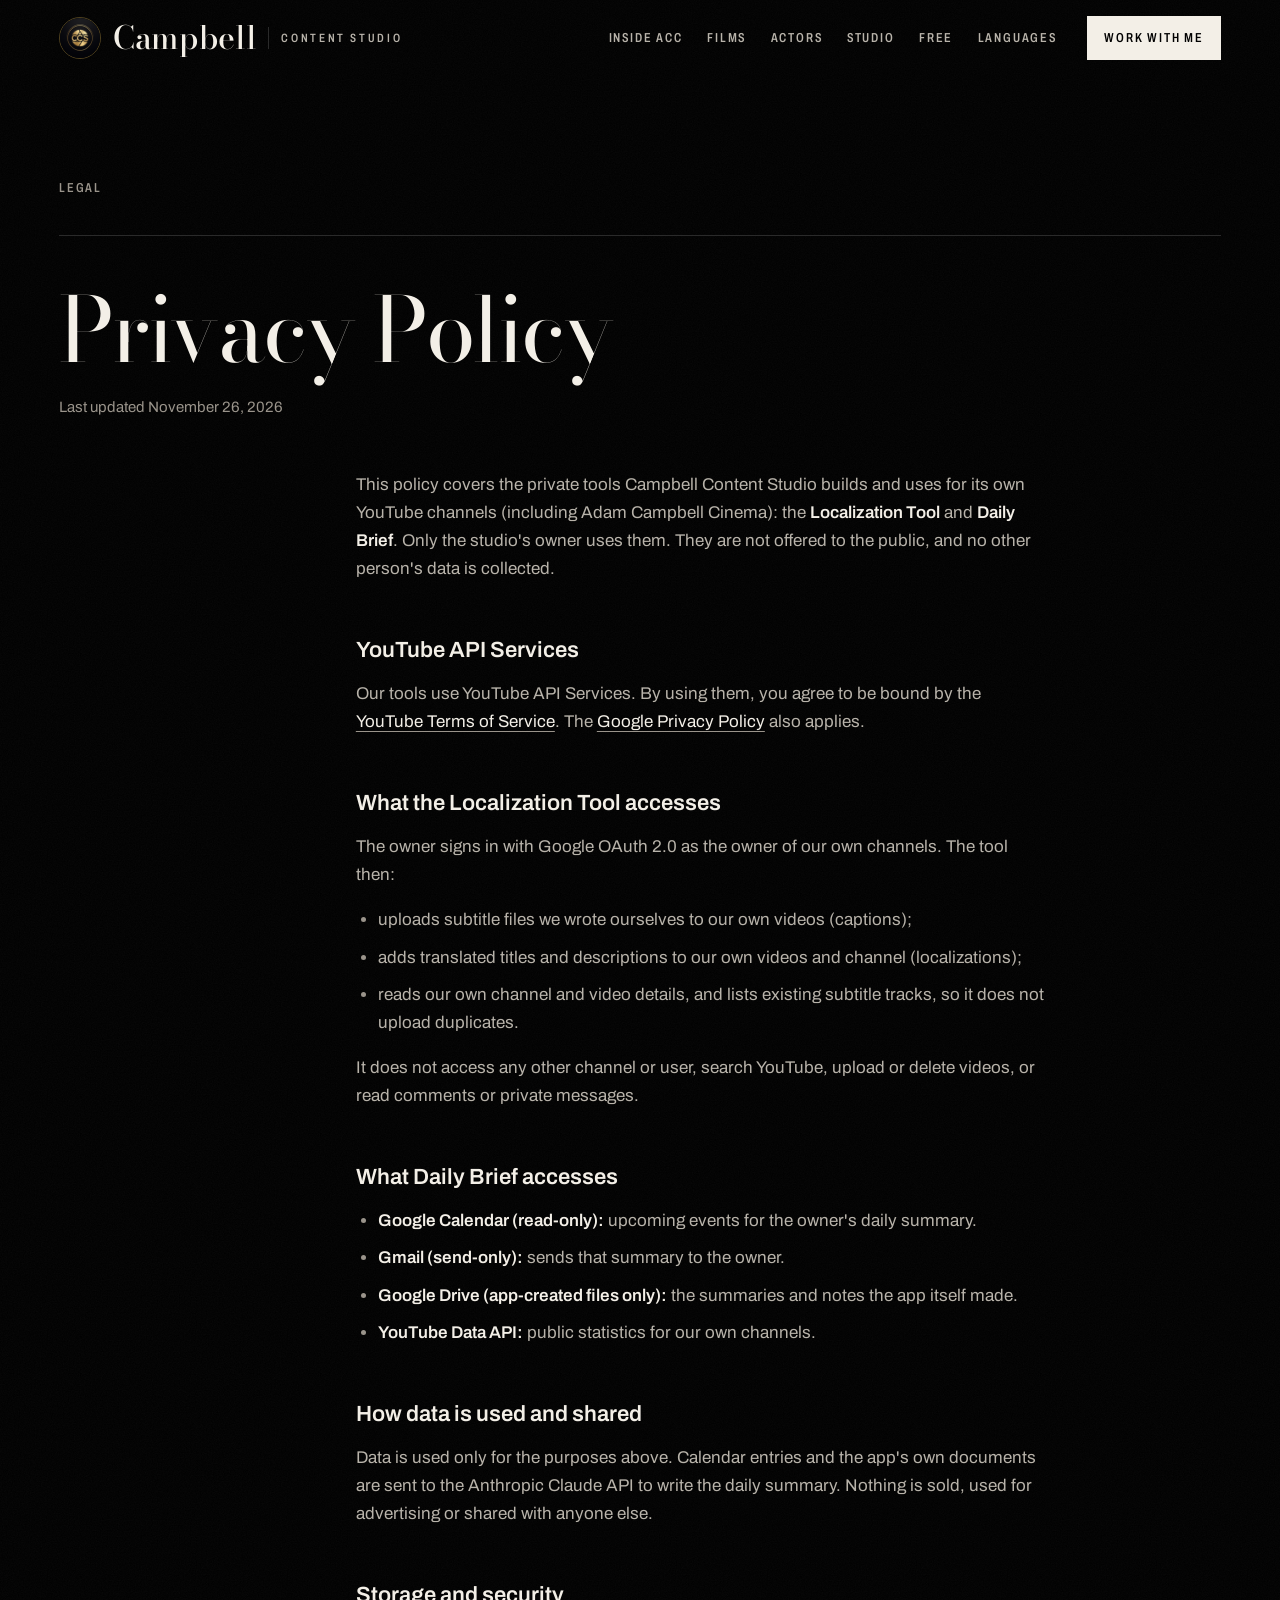
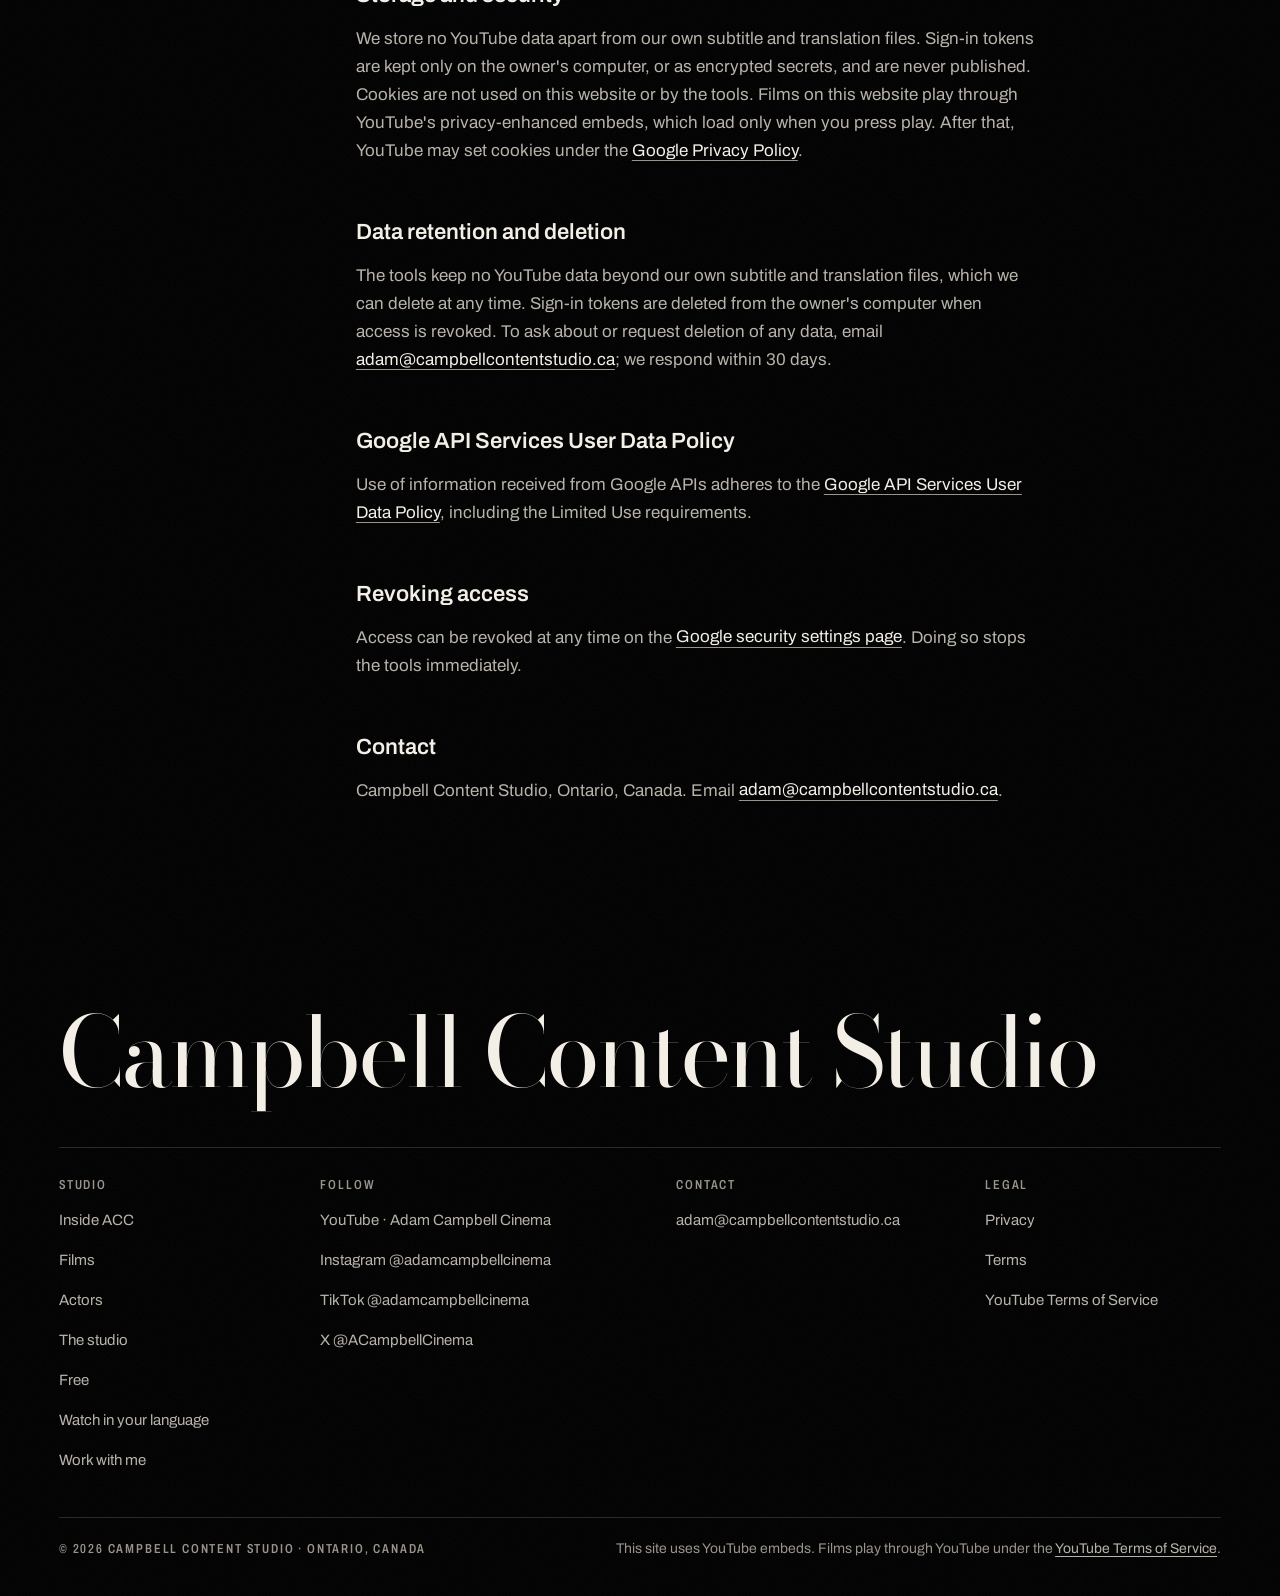
<file: privacy.html>
<!doctype html>
<html lang="en">
<head>
<meta charset="utf-8">
<meta name="viewport" content="width=device-width, initial-scale=1">
<title>Privacy Policy · Campbell Content Studio</title>
<meta name="description" content="How the private tools Campbell Content Studio uses for its own YouTube channel handle data, including the Localization Tool built on YouTube API Services.">
<link rel="canonical" href="https://campbellcontentstudio.ca/privacy.html">
<meta name="theme-color" content="#000000">
<meta name="color-scheme" content="dark">
<meta property="og:type" content="website">
<meta property="og:site_name" content="Campbell Content Studio">
<meta property="og:title" content="Privacy Policy · Campbell Content Studio">
<meta property="og:description" content="How the private tools Campbell Content Studio uses for its own YouTube channel handle data, including the Localization Tool built on YouTube API Services.">
<meta property="og:url" content="https://campbellcontentstudio.ca/privacy.html">
<meta property="og:image" content="https://campbellcontentstudio.ca/assets/img/og-image.jpg">
<meta property="og:image:width" content="1200">
<meta property="og:image:height" content="630">
<meta property="og:image:alt" content="Campbell Content Studio: New tools. An old love of cinema. Rowan smiles with her eyes closed over lit birthday candles.">
<meta property="og:locale" content="en_CA">
<meta name="twitter:card" content="summary_large_image">
<meta name="twitter:site" content="@ACampbellCinema">
<link rel="icon" href="favicon.ico" sizes="48x48">
<link rel="icon" href="assets/icons/ccs-logo-88.png" type="image/png">
<link rel="apple-touch-icon" href="apple-touch-icon.png">
<link rel="manifest" href="site.webmanifest">
<link rel="preconnect" href="https://fonts.googleapis.com">
<link rel="preconnect" href="https://fonts.gstatic.com" crossorigin>
<link rel="stylesheet" href="https://fonts.googleapis.com/css2?family=Archivo:wdth,wght@72..100,400..600&amp;family=Bodoni+Moda:ital,opsz,wght@0,6..96,400..500;1,6..96,400..500&amp;display=swap">
<link rel="stylesheet" href="assets/css/site.css">
<script src="assets/js/site.js" defer></script>
</head>
<body>
<a class="skip" href="#main">Skip to content</a>

<div class="page">
  <header class="nav wrap">
    <a class="wordmark" href="./" aria-label="Campbell Content Studio, home">
      <img class="wm-logo" src="assets/icons/ccs-logo-88.png" width="42" height="42" alt="Campbell Content Studio"><span class="wm-text"><span class="wm-main">Campbell</span><span class="wm-rule" aria-hidden="true"></span><span class="wm-sub billing">Content Studio</span></span>
    </a>
    <nav aria-label="Primary" class="nav-links">
      <a class="billing" href="./#inside-acc">Inside ACC</a>
      <a class="billing" href="./#films">Films</a>
      <a class="billing" href="actors.html">Actors</a>
      <a class="billing" href="./#studio">Studio</a>
      <a class="billing" href="/free/">Free</a>
      <a class="billing" href="./#languages">Languages</a>
      <a class="billing btn-sm" href="./#work">Work with me</a>
    </nav>
    <div class="nav-right">
      <a class="billing btn-sm" href="./#work">Work with me</a>
      <a class="menu-btn billing" href="#site-footer" data-menu-toggle>Menu</a>
    </div>
  </header>

  <dialog class="menu-panel" id="menu" aria-label="Menu">
    <div class="mp-top wrap">
      <span class="wordmark" aria-hidden="true"><span class="wm-main">Campbell</span><span class="wm-sub billing">Content Studio</span></span>
      <button class="menu-close menu-btn billing" type="button">Close</button>
    </div>
    <ul class="mp-list wrap">
      <li><a class="serif-m" href="./#inside-acc">Inside ACC</a></li>
      <li><a class="serif-m" href="./#films">Films</a></li>
      <li><a class="serif-m" href="actors.html">Actors</a></li>
      <li><a class="serif-m" href="./#studio">The studio</a></li>
      <li><a class="serif-m" href="/free/">Free</a></li>
      <li><a class="serif-m" href="./#languages">Languages</a></li>
      <li><a class="serif-m" href="./#work">Work with me</a></li>
    </ul>
    <div class="mp-foot wrap">
      <a href="https://www.youtube.com/@AdamCampbellCinema">YouTube · Adam Campbell Cinema</a>
      <a href="https://www.instagram.com/adamcampbellcinema/">Instagram</a>
      <a href="https://www.tiktok.com/@adamcampbellcinema">TikTok</a>
      <a href="https://x.com/ACampbellCinema">X @ACampbellCinema</a>
    </div>
  </dialog>

  <main id="main">
    <article class="legal wrap">
      <h1>Privacy Policy</h1>
      <p class="mut">Last updated November 26, 2026</p>
      <p>This policy covers the private tools Campbell Content Studio builds and uses for its own YouTube channels (including Adam Campbell Cinema): the <b>Localization Tool</b> and <b>Daily Brief</b>. Only the studio's owner uses them. They are not offered to the public, and no other person's data is collected.</p>
      <h2>YouTube API Services</h2>
      <p>Our tools use YouTube API Services. By using them, you agree to be bound by the <a href="https://www.youtube.com/t/terms">YouTube Terms of Service</a>. The <a href="https://policies.google.com/privacy">Google Privacy Policy</a> also applies.</p>
      <h2>What the Localization Tool accesses</h2>
      <p>The owner signs in with Google OAuth 2.0 as the owner of our own channels. The tool then:</p>
      <ul>
      <li>uploads subtitle files we wrote ourselves to our own videos (captions);</li>
      <li>adds translated titles and descriptions to our own videos and channel (localizations);</li>
      <li>reads our own channel and video details, and lists existing subtitle tracks, so it does not upload duplicates.</li>
      </ul>
      <p>It does not access any other channel or user, search YouTube, upload or delete videos, or read comments or private messages.</p>
      <h2>What Daily Brief accesses</h2>
      <ul>
      <li><b>Google Calendar (read-only):</b> upcoming events for the owner's daily summary.</li>
      <li><b>Gmail (send-only):</b> sends that summary to the owner.</li>
      <li><b>Google Drive (app-created files only):</b> the summaries and notes the app itself made.</li>
      <li><b>YouTube Data API:</b> public statistics for our own channels.</li>
      </ul>
      <h2>How data is used and shared</h2>
      <p>Data is used only for the purposes above. Calendar entries and the app's own documents are sent to the Anthropic Claude API to write the daily summary. Nothing is sold, used for advertising or shared with anyone else.</p>
      <h2>Storage and security</h2>
      <p>We store no YouTube data apart from our own subtitle and translation files. Sign-in tokens are kept only on the owner's computer, or as encrypted secrets, and are never published. Cookies are not used on this website or by the tools. Films on this website play through YouTube's privacy-enhanced embeds, which load only when you press play. After that, YouTube may set cookies under the <a href="https://policies.google.com/privacy">Google Privacy Policy</a>.</p>
      <h2>Data retention and deletion</h2>
      <p>The tools keep no YouTube data beyond our own subtitle and translation files, which we can delete at any time. Sign-in tokens are deleted from the owner's computer when access is revoked. To ask about or request deletion of any data, email <a href="mailto:adam@campbellcontentstudio.ca">adam@campbellcontentstudio.ca</a>; we respond within 30 days.</p>
      <h2>Google API Services User Data Policy</h2>
      <p>Use of information received from Google APIs adheres to the <a href="https://developers.google.com/terms/api-services-user-data-policy">Google API Services User Data Policy</a>, including the Limited Use requirements.</p>
      <h2>Revoking access</h2>
      <p>Access can be revoked at any time on the <a href="https://security.google.com/settings/security/permissions">Google security settings page</a>. Doing so stops the tools immediately.</p>
      <h2>Contact</h2>
      <p>Campbell Content Studio, Ontario, Canada. Email <a href="mailto:adam@campbellcontentstudio.ca">adam@campbellcontentstudio.ca</a>.</p>
    </article>
  </main>

  <footer class="foot wrap" id="site-footer">
    <p class="foot-mark display">Campbell Content Studio</p>
    <div class="foot-cols">
      <nav class="fc-studio" aria-labelledby="fc1"><h2 id="fc1" class="billing">Studio</h2><ul><li><a href="./#inside-acc">Inside ACC</a></li><li><a href="./#films">Films</a></li><li><a href="actors.html">Actors</a></li><li><a href="./#studio">The studio</a></li><li><a href="/free/">Free</a></li><li><a href="./#languages">Watch in your language</a></li><li><a href="./#work">Work with me</a></li></ul></nav>
      <nav class="fc-follow" aria-labelledby="fc2"><h2 id="fc2" class="billing">Follow</h2><ul><li><a href="https://www.youtube.com/@AdamCampbellCinema">YouTube · Adam Campbell Cinema</a></li><li><a href="https://www.instagram.com/adamcampbellcinema/">Instagram @adamcampbellcinema</a></li><li><a href="https://www.tiktok.com/@adamcampbellcinema">TikTok @adamcampbellcinema</a></li><li><a href="https://x.com/ACampbellCinema">X @ACampbellCinema</a></li></ul></nav>
      <nav class="fc-contact" aria-labelledby="fc3"><h2 id="fc3" class="billing">Contact</h2><ul><li><a href="mailto:adam@campbellcontentstudio.ca?subject=Project%20inquiry%20%E2%80%94%20Campbell%20Content%20Studio">adam@campbellcontentstudio.ca</a></li></ul></nav>
      <nav class="fc-legal" aria-labelledby="fc4"><h2 id="fc4" class="billing">Legal</h2><ul><li><a href="privacy.html" aria-current="page">Privacy</a></li><li><a href="terms.html">Terms</a></li><li><a href="https://www.youtube.com/t/terms">YouTube Terms of Service</a></li></ul></nav>
    </div>
    <div class="foot-base">
      <p class="billing">© 2026 Campbell Content Studio · <span style="white-space:nowrap">Ontario, Canada</span></p>
      <p class="foot-note">This site uses YouTube embeds. Films play through YouTube under the <a href="https://www.youtube.com/t/terms">YouTube Terms of Service</a>.</p>
    </div>
  </footer>
</div>
</body>
</html>
</file>
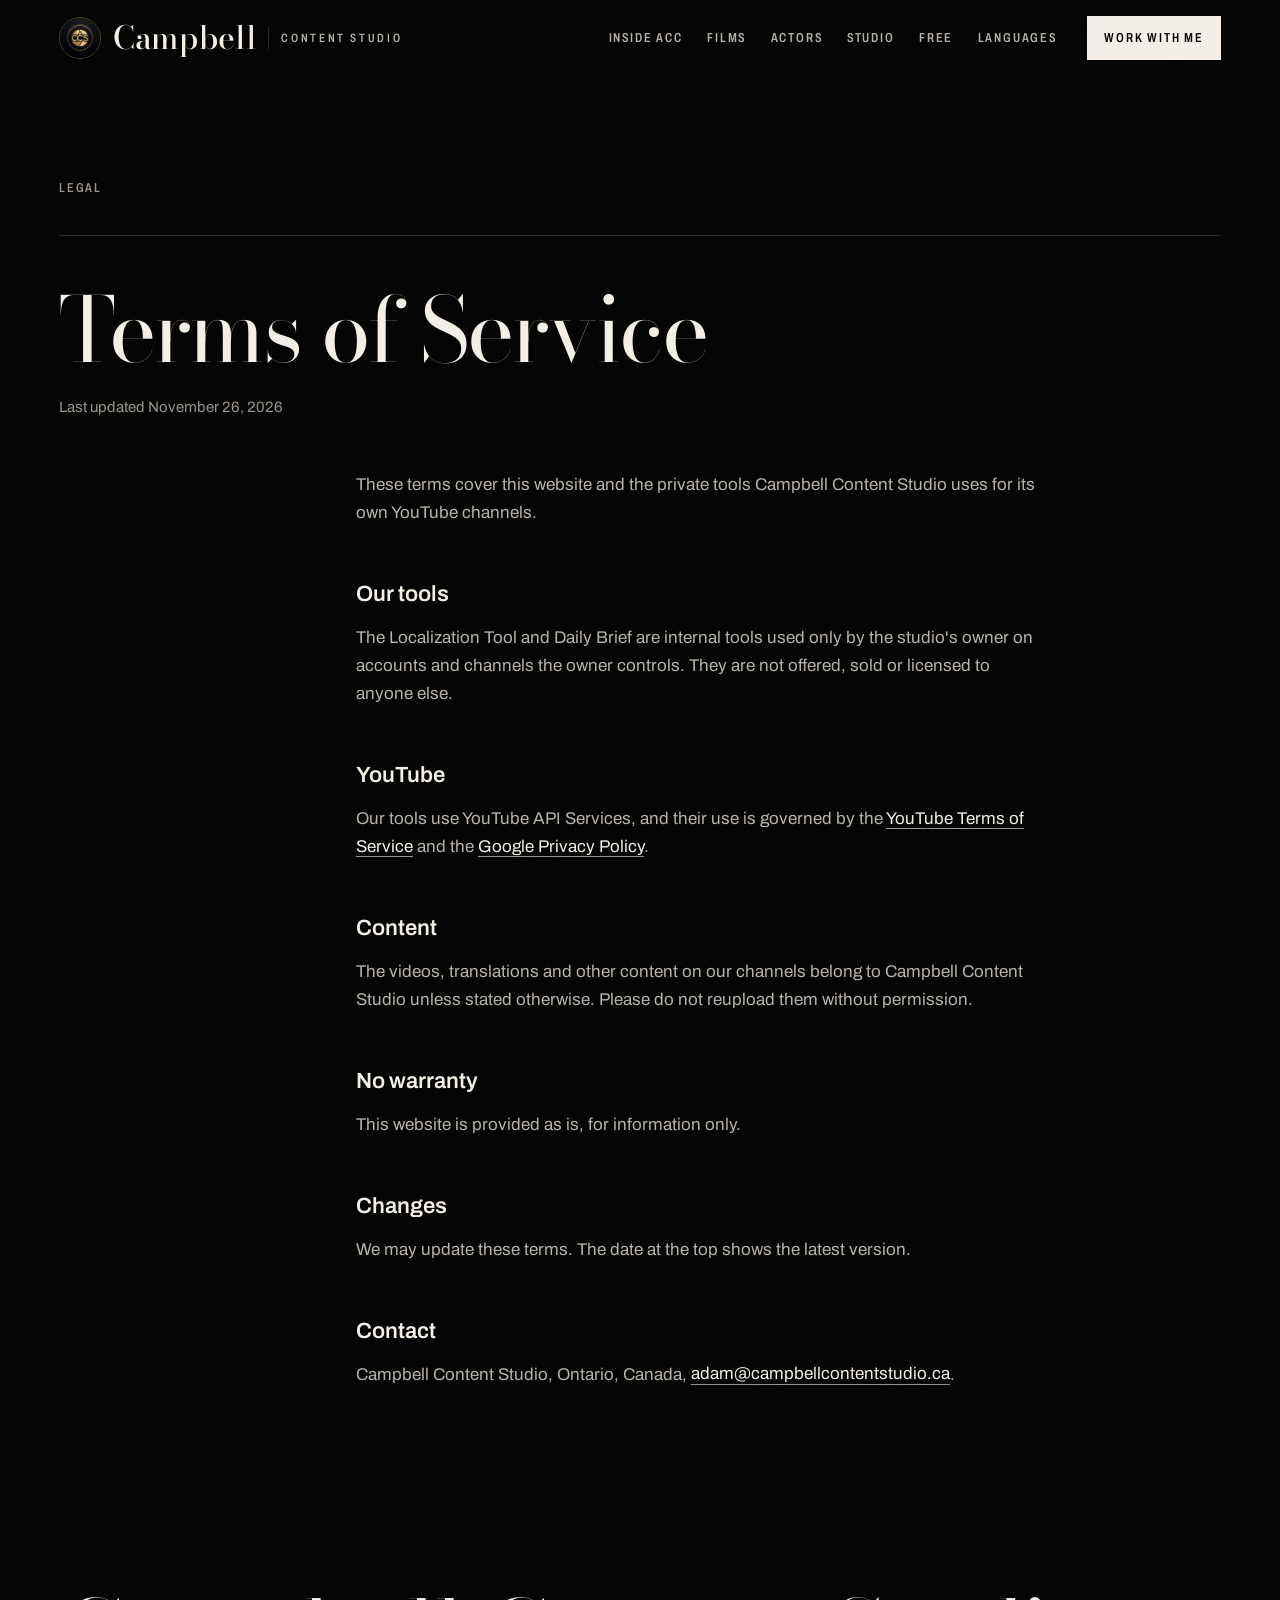
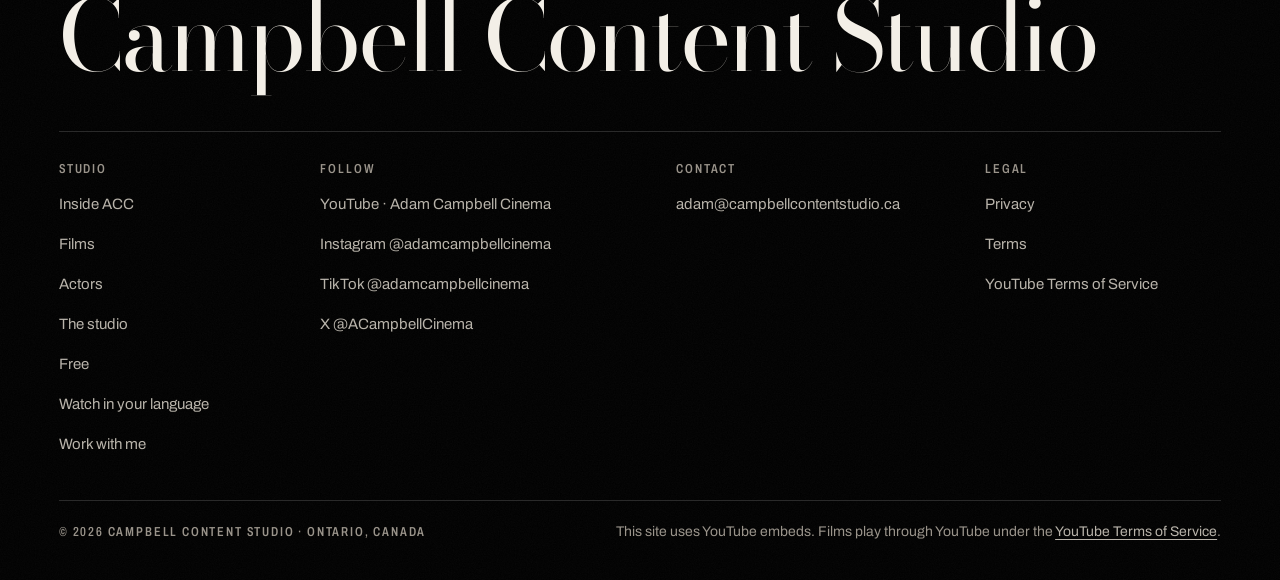
<file: terms.html>
<!doctype html>
<html lang="en">
<head>
<meta charset="utf-8">
<meta name="viewport" content="width=device-width, initial-scale=1">
<title>Terms of Service · Campbell Content Studio</title>
<meta name="description" content="Terms for the Campbell Content Studio website and the private tools the studio uses for its own YouTube channels.">
<link rel="canonical" href="https://campbellcontentstudio.ca/terms.html">
<meta name="theme-color" content="#000000">
<meta name="color-scheme" content="dark">
<meta property="og:type" content="website">
<meta property="og:site_name" content="Campbell Content Studio">
<meta property="og:title" content="Terms of Service · Campbell Content Studio">
<meta property="og:description" content="Terms for the Campbell Content Studio website and the private tools the studio uses for its own YouTube channels.">
<meta property="og:url" content="https://campbellcontentstudio.ca/terms.html">
<meta property="og:image" content="https://campbellcontentstudio.ca/assets/img/og-image.jpg">
<meta property="og:image:width" content="1200">
<meta property="og:image:height" content="630">
<meta property="og:image:alt" content="Campbell Content Studio: New tools. An old love of cinema. Rowan smiles with her eyes closed over lit birthday candles.">
<meta property="og:locale" content="en_CA">
<meta name="twitter:card" content="summary_large_image">
<meta name="twitter:site" content="@ACampbellCinema">
<link rel="icon" href="favicon.ico" sizes="48x48">
<link rel="icon" href="assets/icons/ccs-logo-88.png" type="image/png">
<link rel="apple-touch-icon" href="apple-touch-icon.png">
<link rel="manifest" href="site.webmanifest">
<link rel="preconnect" href="https://fonts.googleapis.com">
<link rel="preconnect" href="https://fonts.gstatic.com" crossorigin>
<link rel="stylesheet" href="https://fonts.googleapis.com/css2?family=Archivo:wdth,wght@72..100,400..600&amp;family=Bodoni+Moda:ital,opsz,wght@0,6..96,400..500;1,6..96,400..500&amp;display=swap">
<link rel="stylesheet" href="assets/css/site.css">
<script src="assets/js/site.js" defer></script>
</head>
<body>
<a class="skip" href="#main">Skip to content</a>

<div class="page">
  <header class="nav wrap">
    <a class="wordmark" href="./" aria-label="Campbell Content Studio, home">
      <img class="wm-logo" src="assets/icons/ccs-logo-88.png" width="42" height="42" alt="Campbell Content Studio"><span class="wm-text"><span class="wm-main">Campbell</span><span class="wm-rule" aria-hidden="true"></span><span class="wm-sub billing">Content Studio</span></span>
    </a>
    <nav aria-label="Primary" class="nav-links">
      <a class="billing" href="./#inside-acc">Inside ACC</a>
      <a class="billing" href="./#films">Films</a>
      <a class="billing" href="actors.html">Actors</a>
      <a class="billing" href="./#studio">Studio</a>
      <a class="billing" href="/free/">Free</a>
      <a class="billing" href="./#languages">Languages</a>
      <a class="billing btn-sm" href="./#work">Work with me</a>
    </nav>
    <div class="nav-right">
      <a class="billing btn-sm" href="./#work">Work with me</a>
      <a class="menu-btn billing" href="#site-footer" data-menu-toggle>Menu</a>
    </div>
  </header>

  <dialog class="menu-panel" id="menu" aria-label="Menu">
    <div class="mp-top wrap">
      <span class="wordmark" aria-hidden="true"><span class="wm-main">Campbell</span><span class="wm-sub billing">Content Studio</span></span>
      <button class="menu-close menu-btn billing" type="button">Close</button>
    </div>
    <ul class="mp-list wrap">
      <li><a class="serif-m" href="./#inside-acc">Inside ACC</a></li>
      <li><a class="serif-m" href="./#films">Films</a></li>
      <li><a class="serif-m" href="actors.html">Actors</a></li>
      <li><a class="serif-m" href="./#studio">The studio</a></li>
      <li><a class="serif-m" href="/free/">Free</a></li>
      <li><a class="serif-m" href="./#languages">Languages</a></li>
      <li><a class="serif-m" href="./#work">Work with me</a></li>
    </ul>
    <div class="mp-foot wrap">
      <a href="https://www.youtube.com/@AdamCampbellCinema">YouTube · Adam Campbell Cinema</a>
      <a href="https://www.instagram.com/adamcampbellcinema/">Instagram</a>
      <a href="https://www.tiktok.com/@adamcampbellcinema">TikTok</a>
      <a href="https://x.com/ACampbellCinema">X @ACampbellCinema</a>
    </div>
  </dialog>

  <main id="main">
    <article class="legal wrap">
      <h1>Terms of Service</h1>
      <p class="mut">Last updated November 26, 2026</p>
      <p>These terms cover this website and the private tools Campbell Content Studio uses for its own YouTube channels.</p>
      <h2>Our tools</h2>
      <p>The Localization Tool and Daily Brief are internal tools used only by the studio's owner on accounts and channels the owner controls. They are not offered, sold or licensed to anyone else.</p>
      <h2>YouTube</h2>
      <p>Our tools use YouTube API Services, and their use is governed by the <a href="https://www.youtube.com/t/terms">YouTube Terms of Service</a> and the <a href="https://policies.google.com/privacy">Google Privacy Policy</a>.</p>
      <h2>Content</h2>
      <p>The videos, translations and other content on our channels belong to Campbell Content Studio unless stated otherwise. Please do not reupload them without permission.</p>
      <h2>No warranty</h2>
      <p>This website is provided as is, for information only.</p>
      <h2>Changes</h2>
      <p>We may update these terms. The date at the top shows the latest version.</p>
      <h2>Contact</h2>
      <p>Campbell Content Studio, Ontario, Canada, <a href="mailto:adam@campbellcontentstudio.ca">adam@campbellcontentstudio.ca</a>.</p>
    </article>
  </main>

  <footer class="foot wrap" id="site-footer">
    <p class="foot-mark display">Campbell Content Studio</p>
    <div class="foot-cols">
      <nav class="fc-studio" aria-labelledby="fc1"><h2 id="fc1" class="billing">Studio</h2><ul><li><a href="./#inside-acc">Inside ACC</a></li><li><a href="./#films">Films</a></li><li><a href="actors.html">Actors</a></li><li><a href="./#studio">The studio</a></li><li><a href="/free/">Free</a></li><li><a href="./#languages">Watch in your language</a></li><li><a href="./#work">Work with me</a></li></ul></nav>
      <nav class="fc-follow" aria-labelledby="fc2"><h2 id="fc2" class="billing">Follow</h2><ul><li><a href="https://www.youtube.com/@AdamCampbellCinema">YouTube · Adam Campbell Cinema</a></li><li><a href="https://www.instagram.com/adamcampbellcinema/">Instagram @adamcampbellcinema</a></li><li><a href="https://www.tiktok.com/@adamcampbellcinema">TikTok @adamcampbellcinema</a></li><li><a href="https://x.com/ACampbellCinema">X @ACampbellCinema</a></li></ul></nav>
      <nav class="fc-contact" aria-labelledby="fc3"><h2 id="fc3" class="billing">Contact</h2><ul><li><a href="mailto:adam@campbellcontentstudio.ca?subject=Project%20inquiry%20%E2%80%94%20Campbell%20Content%20Studio">adam@campbellcontentstudio.ca</a></li></ul></nav>
      <nav class="fc-legal" aria-labelledby="fc4"><h2 id="fc4" class="billing">Legal</h2><ul><li><a href="privacy.html">Privacy</a></li><li><a href="terms.html" aria-current="page">Terms</a></li><li><a href="https://www.youtube.com/t/terms">YouTube Terms of Service</a></li></ul></nav>
    </div>
    <div class="foot-base">
      <p class="billing">© 2026 Campbell Content Studio · <span style="white-space:nowrap">Ontario, Canada</span></p>
      <p class="foot-note">This site uses YouTube embeds. Films play through YouTube under the <a href="https://www.youtube.com/t/terms">YouTube Terms of Service</a>.</p>
    </div>
  </footer>
</div>
</body>
</html>
</file>
<file: assets/css/site.css>
/* =====================================================================
   CAMPBELL CONTENT STUDIO — "The Room Takes the Screen"
   The house is black and colorless. Each film brings its own light.
   Rules: type never sits on the picture; grain never sits on the type;
   Bodoni never below 28px; one off-system move per film.
   ===================================================================== */

/* Fallback faces sized to the web fonts (measured: Bodoni Moda is ~111% of Times New Roman, Archivo ~98% of Arial), so the swap barely reflows the page. */
@font-face{font-family:"Bodoni Fallback";src:local("Times New Roman"),local("TimesNewRomanPSMT"),local("Liberation Serif");size-adjust:111%;ascent-override:101%;descent-override:36%;line-gap-override:0%}
@font-face{font-family:"Archivo Fallback";src:local("Arial"),local("ArialMT"),local("Liberation Sans");size-adjust:98.3%;ascent-override:89.3%;descent-override:21.4%;line-gap-override:0%}
@font-face{font-family:"Archivo Narrow Fallback";src:local("Arial"),local("ArialMT"),local("Liberation Sans");size-adjust:79%;ascent-override:111%;descent-override:26.6%;line-gap-override:0%}

:root{
  --black:#000000;      /* Projection Black, page              */
  --gate:#0b0b0b;       /* Gate, frame bed + raised surfaces    */
  --hairline:#2a2a2a;   /* Hairline, rules only, never text     */
  --ash:#9a948b;        /* Ash, labels, 7.0:1 on black          */
  --silver:#b8b3aa;     /* Silver Nitrate, body, 10.1:1         */
  --screen:#f3efe7;     /* Screen White, titles, 18.3:1         */
  /* film accents: each film owns one; none is used site-wide */
  --wish:#f0646a;       /* Blow Out The Candles, Velvet Red 6.7:1 */
  --storm:#a6c1ee;      /* THE DUEL, Storm Light 11.5:1          */
  --magenta:#ff5cb0;    /* Neon Run, Harbor Magenta 7.4:1        */
  --cyan:#4fe0ee;       /* Neon Run, second voice 13.2:1         */
  --marigold:#f0a02c;   /* Seven Candles, Marigold 9.8:1         */

  --serif:"Bodoni Moda","Bodoni Fallback",Didot,"Bodoni 72",Georgia,serif;
  --sans:"Archivo","Archivo Fallback","Helvetica Neue",Arial,sans-serif;
  --sans-narrow:"Archivo","Archivo Narrow Fallback","Arial Narrow",Arial,sans-serif;
  --jp:"Noto Sans JP","Hiragino Sans","Yu Gothic",sans-serif;

  --gutter:clamp(16px,4.6vw,72px);
  --colgap:clamp(16px,2vw,32px);
  --section:clamp(76px,12vw,184px);

  --ease-gate:cubic-bezier(.7,0,.2,1);
  --ease-out:cubic-bezier(.16,.7,.12,1);

  --noise:url("data:image/svg+xml,%3Csvg xmlns='http://www.w3.org/2000/svg' width='240' height='240'%3E%3Cfilter id='n'%3E%3CfeTurbulence type='fractalNoise' baseFrequency='.82' numOctaves='3' stitchTiles='stitch'/%3E%3CfeColorMatrix type='saturate' values='0'/%3E%3C/filter%3E%3Crect width='100%25' height='100%25' filter='url(%23n)'/%3E%3C/svg%3E");
  color-scheme:dark;
}

*,*::before,*::after{box-sizing:border-box}
*{margin:0;padding:0}
html{background:var(--black);color:var(--screen);-webkit-text-size-adjust:100%;text-size-adjust:100%;scroll-behavior:smooth;scroll-padding-top:16px}
body{background:var(--black);color:var(--screen);font-family:var(--sans);font-stretch:100%;font-weight:400;font-size:16px;line-height:1.6;-webkit-font-smoothing:antialiased;-moz-osx-font-smoothing:grayscale;overflow-x:hidden}
@media (min-width:900px){ body{font-size:17px} }
img,svg,video{display:block;max-width:100%}
a{color:inherit}
ul,ol{list-style:none}
button{font:inherit;color:inherit;background:none;border:0;cursor:pointer;text-align:inherit}
html.locked,html.locked body{overflow:hidden}

/* Page grain sits BEHIND all content (z-index:-1), so glyphs are never textured. */
.page{position:relative;z-index:1;overflow-x:clip}
.page::before{content:"";position:absolute;inset:0;z-index:-1;pointer-events:none;background-image:var(--noise);background-size:240px;opacity:.045}

:focus-visible{outline:2px solid var(--screen);outline-offset:4px}
.skip{position:absolute;left:12px;top:-80px;background:var(--screen);color:#000;padding:12px 16px;z-index:60;font-weight:600;text-decoration:none}
.skip:focus{top:12px}
[tabindex="-1"]:focus{outline:none}
.sr{position:absolute!important;width:1px;height:1px;overflow:hidden;clip:rect(0 0 0 0);clip-path:inset(50%);white-space:nowrap}

/* ---------- type system ---------- */
/* Bodoni at 64px and up: optical size follows the size (opsz auto), weight 400. */
.display{font-family:var(--serif);font-optical-sizing:auto;font-weight:400;letter-spacing:-.02em;line-height:.96}
/* Bodoni from 28 to 56px: optical size pinned to 28 + weight 500, so hairlines stay crisp at 1x. */
.serif-m{font-family:var(--serif);font-weight:500;font-variation-settings:"opsz" 28;letter-spacing:-.005em;line-height:1.15}
.display em,.it{font-style:italic}
h1,h2,h3,.tagline{text-wrap:balance}
.logline,.synopsis{text-wrap:pretty}
.kw{margin-right:-.07em}
.billing{font-family:var(--sans-narrow);font-stretch:72%;font-weight:560;font-size:.8125rem;line-height:1.45;letter-spacing:.14em;text-transform:uppercase;text-wrap:balance}
.jp{font-family:var(--jp);font-weight:500;letter-spacing:.06em}

.wrap{width:100%;max-width:1600px;margin-inline:auto;padding-inline:var(--gutter)}
.grid{display:grid;grid-template-columns:repeat(12,minmax(0,1fr));column-gap:var(--colgap)}
.grid > *{grid-column:1 / -1}

/* print-style section index:  01 — Films ─────────── 4 titles */
.idx{display:flex;align-items:center;gap:16px;color:var(--ash)}
.idx::after{content:"";order:2;flex:1;height:1px;background:var(--hairline)}
.idx .count{order:3}
@media (max-width:359px){ .idx .count{display:none} }

.textlink{color:var(--screen);text-decoration:underline;text-underline-offset:5px;text-decoration-thickness:1px;text-decoration-color:var(--ash);transition:text-decoration-color .4s;display:inline-block;padding-block:6px}
.textlink:hover{text-decoration-color:var(--screen)}
.ext,.arrow{font-family:var(--sans);font-stretch:100%;letter-spacing:0}
/* links inside running text stay inline (no line-box jumps); padding only grows the tap area */
.textlink.inl{display:inline;padding-block:8px}
@media (max-width:899px){ .textlink.inl{padding-block:14px} }
@media (max-width:899px){ .textlink{padding-block:10px} }

/* ---------- nav ---------- */
.nav{display:flex;flex-wrap:wrap;align-items:center;justify-content:space-between;gap:12px;padding-block:14px;min-height:76px}
.wordmark{display:flex;align-items:center;gap:12px;text-decoration:none;min-height:44px;color:var(--screen)}
.wm-logo{width:42px;height:42px;border-radius:50%;flex:none;display:block;border:1px solid rgba(201,162,75,.38)}
.wm-text{display:flex;align-items:center;gap:12px}
.wm-main{font-family:var(--serif);font-weight:500;font-variation-settings:"opsz" 28;font-size:1.75rem;letter-spacing:-.01em;line-height:1}
.wm-rule{width:1px;height:22px;background:var(--hairline)}
.wm-sub{font-size:.75rem;letter-spacing:.22em;color:var(--silver);line-height:1.2;white-space:nowrap}
.nav-links{display:none;gap:clamp(16px,1.9vw,30px);align-items:center}
.nav-links a{text-decoration:none;color:var(--silver);transition:color .4s;display:inline-flex;align-items:center;min-height:44px}
.nav-links a:hover{color:var(--screen)}
.nav-links a.btn-sm{color:#000;margin-left:6px}
.nav-links a.btn-sm:hover{color:var(--screen)}
.nav-right{display:flex;align-items:center;gap:8px;flex:none;margin-left:auto}
.btn-sm,.menu-btn,.nav-links a{white-space:nowrap}
.btn-sm{display:inline-flex;align-items:center;justify-content:center;min-height:44px;padding:0 16px;background:var(--screen);color:#000;text-decoration:none;border:1px solid var(--screen);transition:background .5s var(--ease-out),color .5s var(--ease-out)}
.btn-sm:hover{background:transparent;color:var(--screen)}
.menu-btn{display:inline-flex;align-items:center;min-height:44px;padding:0 4px 0 12px;color:var(--screen);text-decoration:none}
@media (max-width:899px){
  .wordmark{flex-direction:row;align-items:center;gap:10px}
  .wm-logo{width:38px;height:38px}
  .wm-text{flex-direction:column;align-items:flex-start;gap:4px}
  .wm-rule{display:none}
  .btn-sm{padding:0 14px}
}
@media (max-width:359px){ .nav{gap:8px} .wm-sub{letter-spacing:.14em} .nav-right{gap:4px} .nav-right .btn-sm{display:none} .nav-right .menu-btn{padding:0 2px 0 8px} }
@media (min-width:900px){
  .nav{padding-block:16px}
  .nav-links{display:flex}
  .nav-right{display:none}
  .wm-main{font-size:2rem}
  .wm-logo{width:42px;height:42px}
  .wm-text{flex-direction:row;align-items:center;gap:12px}
}

/* full-screen phone menu (native <dialog>, opened with showModal) */
.menu-panel{position:fixed;inset:0;width:100%;height:100%;max-width:none;max-height:none;margin:0;padding:0;border:0;background:#000;color:var(--screen);overflow-y:auto}
.menu-panel[open]{display:flex;flex-direction:column}
.menu-panel::backdrop{background:#000}
.mp-top{display:flex;justify-content:space-between;align-items:center;padding-block:14px;border-bottom:1px solid var(--hairline)}
.mp-top .wordmark{flex-direction:row;align-items:center;gap:10px}
.mp-top .wm-logo{width:38px;height:38px}
.mp-top .wm-text{flex-direction:column;align-items:flex-start;gap:4px}
.mp-list{padding-block:28px}
.mp-list a{display:block;padding:10px 0;text-decoration:none;font-size:2.25rem;line-height:1.2}
.mp-foot{margin-top:auto;padding-block:24px 32px;border-top:1px solid var(--hairline);display:flex;flex-wrap:wrap;gap:0 22px}
.mp-foot a{color:var(--silver);text-decoration:none;display:inline-flex;align-items:center;min-height:44px}

/* ---------- letterbox frame ---------- */
.frame{position:relative;aspect-ratio:2.39 / 1;overflow:hidden;background:var(--gate);outline:1px solid #1a1a1a;outline-offset:-1px}
.frame picture,.frame img,.frame video{position:absolute;inset:0;width:100%;height:100%;object-fit:cover}
.grain-in{position:absolute;inset:-50%;pointer-events:none;background-image:var(--noise);background-size:200px;opacity:.13}
@keyframes grain{0%{transform:translate(0,0)}17%{transform:translate(-5%,3%)}33%{transform:translate(4%,-6%)}50%{transform:translate(-2%,7%)}67%{transform:translate(6%,2%)}83%{transform:translate(-7%,-3%)}100%{transform:translate(1%,5%)}}
.bleed{margin-inline:calc(var(--gutter) * -1)}
@media (min-width:900px){ .bleed{margin-inline:0} }
@media (max-width:899px){ .frame{aspect-ratio:16 / 9} }

/* play control: the whole frame is the link; a solid black chip marks it */
.play{position:absolute;inset:0;z-index:3;display:flex;align-items:flex-end;justify-content:flex-start;text-decoration:none;color:var(--screen)}
.chip{display:inline-flex;align-items:center;gap:12px;min-height:48px;background:#000;color:var(--screen);padding:0 20px 0 18px;transition:background .5s var(--ease-out),color .5s var(--ease-out)}
.tri{flex:none;width:0;height:0;border-left:9px solid currentColor;border-top:6px solid transparent;border-bottom:6px solid transparent}
.play:hover .chip{background:var(--screen);color:#000}
.play:focus-visible{outline:2px solid var(--screen);outline-offset:-3px}
.play:focus-visible .chip{background:var(--screen);color:#000}

/* buttons */
.btn{display:inline-flex;align-items:center;justify-content:center;gap:12px;min-height:52px;padding:0 24px;text-decoration:none;border:1px solid var(--screen);font-family:var(--sans-narrow);font-stretch:72%;font-weight:600;font-size:.875rem;letter-spacing:.14em;text-transform:uppercase;transition:background .5s var(--ease-out),color .5s var(--ease-out)}
.btn--solid{background:var(--screen);color:#000}
.btn--solid:hover{background:transparent;color:var(--screen)}
.btn--line{color:var(--screen)}
.btn--line:hover{background:var(--screen);color:#000}

/* =============== HERO =============== */
.hero{display:flex;flex-direction:column}
.hero-lockup{padding-top:clamp(18px,1.6vw,26px);row-gap:22px;align-items:end}
.hero h1{font-size:clamp(2.85rem,6.1vw,6.1rem);line-height:.93;letter-spacing:-.024em}
.hero h1 em{display:block}
.hero-side p{color:var(--silver);max-width:30em}
.ctas{display:flex;gap:10px;margin-top:22px}
.ctas .btn{flex:1 1 0;padding:0 12px}
@media (min-width:900px){
  .hero h1{grid-column:1 / span 8}
  .hero-side{grid-column:9 / -1;padding-bottom:4px}
  .ctas .btn{flex:0 0 auto;padding:0 24px}
}
@media (min-width:900px) and (max-width:1279px){ .ctas{flex-wrap:wrap} .ctas .btn{flex:1 1 auto;padding:0 16px} }
@media (max-width:899px){ .hero h1{font-variation-settings:"opsz" 40;font-weight:450} }
@media (max-width:359px){ .ctas{flex-direction:column} }
.hero-screen{margin-top:clamp(24px,2.2vw,32px)}
@media (max-width:899px){ .hero-screen{order:-1;margin-top:0} .hero-frame{aspect-ratio:4 / 3} }
/* latest content spotlight bar near top of hero */
.fresh-bar{margin-top:clamp(18px,2vw,28px);display:grid;gap:12px}
.fresh-card{display:flex;align-items:center;justify-content:space-between;gap:16px;padding:12px 16px;background:var(--gate);border:1px solid var(--hairline);text-decoration:none;color:var(--screen);transition:border-color .4s var(--ease-out),background .4s var(--ease-out);min-width:0}
.fresh-card:hover{border-color:var(--screen);background:#121212}
.fresh-left{display:flex;align-items:center;gap:14px;flex:1 1 0;min-width:0}
.fresh-thumb{width:96px;height:54px;flex:0 0 96px;object-fit:cover;border:1px solid #222;background:#050505}
.fresh-meta{flex:1 1 0;min-width:0}
.fresh-tag{display:inline-flex;align-items:center;gap:8px;color:var(--marigold);font-size:.75rem}
.fresh-dot{width:6px;height:6px;border-radius:50%;background:var(--marigold);flex:none}
.fresh-title{font-family:var(--sans);font-weight:500;font-size:.95rem;line-height:1.3;color:var(--screen);margin-top:3px;white-space:nowrap;overflow:hidden;text-overflow:ellipsis}
.fresh-arrow{color:var(--silver);flex:none}
.fresh-card:hover .fresh-arrow{color:var(--screen)}
@media (min-width:900px){ .fresh-bar{grid-template-columns:1fr 1fr;gap:var(--colgap)} }
@media (max-width:599px){ .fresh-thumb{width:76px;height:43px;flex:0 0 76px} .fresh-title{white-space:normal;font-size:.875rem} }
.js .hero-frame{cursor:pointer}
.hero-frame video{background:var(--gate);object-position:50% 36%}
.sound-toggle{position:absolute;right:0;bottom:0;z-index:3;display:inline-flex;align-items:center;justify-content:center;gap:10px;min-height:44px;min-width:8.5rem;padding:0 16px 0 14px;background:#000;color:var(--screen);border:1px solid var(--hairline);transition:background .4s var(--ease-out),color .4s var(--ease-out),border-color .4s var(--ease-out)}
.sound-toggle[data-state="off"]{background:var(--screen);color:#000;border-color:var(--screen)}
.sound-toggle[hidden]{display:none}
.sound-toggle:focus-visible{background:var(--screen);color:#000;outline:2px solid #000;outline-offset:-5px}
@media (hover:hover){ .sound-toggle:hover,.sound-toggle[data-state="on"]:hover{background:var(--screen);color:#000;border-color:var(--screen)} .sound-toggle[data-state="off"]:hover{background:#000;color:var(--screen);border-color:var(--screen)} }
.sound-toggle svg{width:16px;height:16px;flex:none}
.sound-toggle[data-state="off"] .ico-on,.sound-toggle[data-state="on"] .ico-off{display:none}
.hero-frame .grain-in{animation:grain 1s steps(6) infinite}
.hero.paused .hero-frame .grain-in{animation-play-state:paused}
@media (max-width:599px){ .hero-frame .grain-in{animation:none} }

/* slate: the reel's edit decision list, synced to the video */
.slate{display:grid;grid-template-columns:minmax(0,1fr) auto;column-gap:clamp(14px,1.6vw,24px);padding-top:12px;align-items:start}
.cutlist{display:grid;grid-template-columns:repeat(6,minmax(0,1fr));column-gap:clamp(10px,1.4vw,22px)}
.cut{--acc:var(--screen);display:grid;grid-template-columns:minmax(0,1fr) auto;column-gap:10px;row-gap:9px;align-content:start;text-decoration:none;color:var(--ash);padding-bottom:8px;min-height:44px;transition:color .6s}
.cut .track{grid-column:1 / -1;height:2px;background:var(--hairline);position:relative;overflow:hidden;margin-top:6px}
.cut .track i{position:absolute;inset:0;background:var(--acc);transform:scaleX(0);transform-origin:left}
.cut.is-on{color:var(--screen)}
.cut .rt{font-variant-numeric:tabular-nums}
.cut:hover .cut-t{text-decoration:underline;text-underline-offset:4px}
.slate-meta{display:flex;align-items:flex-start;gap:14px}
.tcb{display:grid;row-gap:9px;text-align:right;color:var(--ash);padding-top:6px}
.tcb .tc{color:var(--silver);font-variant-numeric:tabular-nums}
.tcb .now{display:none}
.reel-toggle{display:inline-flex;align-items:center;justify-content:center;gap:10px;min-height:44px;min-width:9.25rem;padding:0 14px;border:1px solid var(--hairline);color:var(--screen);transition:border-color .4s,background .4s,color .4s;white-space:nowrap}
.reel-toggle:hover{border-color:var(--screen)}
.reel-toggle[hidden]{display:none}
.reel-toggle .ico{position:relative;width:10px;height:12px;flex:none}
.reel-toggle .ico::before,.reel-toggle .ico::after{content:"";position:absolute;top:0;bottom:0;width:3px;background:currentColor}
.reel-toggle .ico::before{left:0}
.reel-toggle .ico::after{right:0}
.reel-toggle[data-state="paused"] .ico::before{width:0;height:0;background:none;border-left:10px solid currentColor;border-top:6px solid transparent;border-bottom:6px solid transparent}
.reel-toggle[data-state="paused"] .ico::after{display:none}
@media (max-width:899px){
  .slate{grid-template-columns:minmax(0,1fr);padding-top:0}
  .cutlist{column-gap:6px}
  .cut{min-height:44px;padding:0;row-gap:0;align-content:center}
  .cut .track{margin:0}
  .cut-t,.cut .rt{position:absolute;width:1px;height:1px;overflow:hidden;clip:rect(0 0 0 0);clip-path:inset(50%);white-space:nowrap}
  .slate-meta{justify-content:space-between;align-items:center;gap:12px}
  .tcb{display:flex;flex:1;justify-content:space-between;align-items:center;gap:12px;text-align:left;padding-top:0}
  .tcb .reelnote{display:none}
  .tcb .now{display:block}
  .tcb .now{min-width:0;white-space:nowrap;overflow:hidden;text-overflow:ellipsis}
  .tcb .now b{font-weight:560;color:var(--screen)}
  .tcb .tc{white-space:nowrap}
  .reel-toggle{padding:0 12px;min-width:0;flex:none}
  .slate-meta{min-height:44px}
}
@media (max-width:599px){ .tcb .tc{display:none} }
@media (min-width:900px) and (max-width:1439px){
  .slate{grid-template-columns:minmax(0,1fr)}
  .slate-meta{justify-content:flex-end;align-items:center}
  .tcb{display:flex;gap:18px;padding-top:0}
}

/* facts strip: what the studio is, with no audience numbers */
.facts{margin-top:clamp(32px,4.4vw,64px)}
.facts-grid{display:grid;border-top:1px solid var(--hairline);border-bottom:1px solid var(--hairline)}
.fact{display:grid;grid-template-columns:6.4em minmax(0,1fr);column-gap:14px;padding:16px 0}
.fact + .fact{border-top:1px solid var(--hairline)}
.fact dt{grid-row:1 / span 2;color:var(--ash);padding-top:.5em}
.fact .v{font-size:1.75rem;line-height:1.12;color:var(--screen);text-wrap:balance}
.fact .v em{font-style:italic}
.fact .n{color:var(--silver);font-size:.9375rem;line-height:1.45;margin-top:6px}
@media (min-width:600px) and (max-width:899px){
  .facts-grid{grid-template-columns:repeat(2,minmax(0,1fr))}
  .fact{display:flex;flex-direction:column;gap:6px;padding:18px 16px 18px 0}
  .fact dt{padding-top:0}
  .fact .n{margin-top:0}
  .fact + .fact{border-top:0}
  .fact:nth-child(2n){padding-left:16px;border-left:1px solid var(--hairline)}
  .fact:nth-child(n+3){border-top:1px solid var(--hairline)}
}
@media (min-width:900px){
  .facts-grid{grid-template-columns:1fr 1.5fr 1fr 1.3fr;grid-template-rows:auto auto auto}
  .fact{display:grid;grid-template-columns:1fr;grid-template-rows:subgrid;grid-row:span 3;row-gap:8px;padding:24px 24px 26px}
  .fact:first-child{padding-left:0}
  .fact + .fact{border-top:0;border-left:1px solid var(--hairline)}
  .fact dt{grid-row:auto;padding-top:0}
  .fact .v{font-size:clamp(1.75rem,2.3vw,2.25rem);margin-top:4px}
  .fact .n{margin-top:0}
}

/* =============== SECTIONS =============== */
.sec{padding-top:var(--section)}
#films{padding-top:clamp(76px,12vw,184px)}
.sec-head{row-gap:18px;margin-bottom:clamp(30px,6vw,96px)}
.sec-head h2{font-size:clamp(3.2rem,7.4vw,7.4rem);margin-top:clamp(14px,1.6vw,22px);letter-spacing:-.026em}
@media (max-width:599px){ .idx .count--long{display:none} }
.sec-head .dek{color:var(--silver);max-width:28em}
@media (max-width:899px){ .sec-head h2{font-variation-settings:"opsz" 40;font-weight:450} }
@media (min-width:900px){
  .sec-head{align-items:end}
  .sec-head h2{grid-column:1 / span 8}
  .sec-head .dek{grid-column:9 / -1;padding-bottom:12px}
}

/* =============== FILMS: the slate =============== */
.film{position:relative;--accent:var(--screen);scroll-margin-top:24px}
.film + .film{margin-top:clamp(80px,10vw,168px)}
.film-body{position:relative;row-gap:26px;padding-top:24px}
/* screen spill: the frame's light falls on the floor beneath it (kept very dark) */
.film-body::before{content:"";position:absolute;z-index:-1;pointer-events:none;left:0;right:0;top:0;height:min(100%,440px);background:radial-gradient(60% 78% at 50% 0%,var(--spill),transparent 82%)}
@media (max-width:899px){
  /* on phones: a full-bleed mood band (holds up on OLED at low brightness) */
  .film-body{margin-inline:calc(var(--gutter) * -1);padding-inline:var(--gutter);padding-bottom:8px}
  .film-body::before{height:100%;background:linear-gradient(180deg,var(--spill) 0,transparent 92%)}
}
.film-no{color:var(--accent)}
.film-title{font-family:var(--serif);font-optical-sizing:auto;font-weight:400;line-height:.98;letter-spacing:-.02em;margin:12px 0 0}
.tagline,.film .sub{display:block;font-family:var(--serif);font-style:italic;font-weight:500;font-variation-settings:"opsz" 28;font-size:clamp(1.75rem,2.1vw,2rem);line-height:1.2;letter-spacing:-.005em;margin-top:14px}
.tagline{color:var(--screen)}
.logline{color:var(--screen);max-width:30em;margin-top:18px;font-size:1.0625rem;line-height:1.5}
.synopsis{color:var(--silver);max-width:34em;margin-top:12px}
.credits{border-top:1px solid var(--hairline);padding-top:18px}
.rt-row{display:flex;align-items:baseline;justify-content:space-between;gap:16px;padding-bottom:14px;margin-bottom:14px;border-bottom:1px solid var(--hairline)}
.rt-row dt{color:var(--ash)}
.rt-row dd{font-size:2.5rem;line-height:1;font-variant-numeric:lining-nums;color:var(--accent);letter-spacing:0;text-transform:none}
.cr{display:grid;grid-template-columns:7.5em minmax(0,1fr);column-gap:16px}
.cr + .cr{margin-top:9px}
.cr dt{color:var(--ash)}
.cr dd{color:var(--screen);font-size:.9375rem;line-height:1.45;letter-spacing:.1em;text-wrap:balance}
.cr dd .jp{text-transform:none}
.dubs{color:var(--ash);font-size:.875rem;line-height:1.5;margin-top:16px;max-width:34em}
.film-links{display:flex;flex-wrap:wrap;align-items:center;gap:6px 22px;margin-top:18px}
.film-links .textlink{font-size:.9375rem}

.film--candles{--accent:var(--wish);--spill:#2e080d}
.film--candles .film-title{font-style:italic;font-size:clamp(3.2rem,6.6vw,6.6rem)}
.film--bandit{--accent:var(--marigold);--spill:#231305}
.film--bandit .film-title{font-size:clamp(2.8rem,5.2vw,5.2rem)}
.film--duel{--accent:var(--storm);--spill:#0b1324}
.film--duel .film-title{font-size:clamp(2.6rem,4.3vw,4.3rem);letter-spacing:.18em;font-weight:500;margin-right:-.18em}
.film--duel .sub{color:var(--storm);letter-spacing:-.005em}
.film--neon{--accent:var(--magenta);--spill:#1e081f}
.film--neon .film-title,.film--seven .film-title{font-size:clamp(2.8rem,4.4vw,4.4rem)}
.film--neon .sub{color:var(--cyan)}
.film--seven{--accent:var(--marigold);--spill:#241004}
.film--seven .sub{color:var(--marigold)}
@media (max-width:899px){
  .film-title{font-variation-settings:"opsz" 40;font-weight:450}
  .film--duel .film-title{font-weight:500}
}
@media (max-width:389px){ .film--duel .film-title{letter-spacing:.12em;margin-right:-.12em} }
/* THE DUEL: a single bolt of storm light runs down the engraved title's rule */
.film--duel .bolt{display:block;width:clamp(56px,6vw,88px);height:1px;margin-top:18px;background:linear-gradient(90deg,var(--storm),transparent)}
/* Neon Run's one off-system move: a vertical neon kana sign beside the title */
.title-row{display:flex;align-items:flex-start;gap:clamp(14px,1.6vw,22px)}
.kana{writing-mode:vertical-rl;font-family:var(--jp);font-weight:700;color:var(--magenta);border:1px solid var(--magenta);padding:8px 4px;font-size:clamp(1.3rem,1.7vw,1.6rem);line-height:1;letter-spacing:.12em;margin-top:12px;flex:none}
/* Seven Candles' one off-system move: the band credit set between rules */
.band{display:flex;align-items:center;gap:12px;color:var(--marigold);margin-top:16px}
.band::before,.band::after{content:"";width:28px;height:1px;background:currentColor}

.film .frame img{transition:transform 2.4s var(--ease-out)}
.film .frame:hover img{transform:scale(1.03)}

.subhead{display:flex;align-items:center;gap:16px;color:var(--ash);margin:clamp(88px,11vw,176px) 0 clamp(28px,4vw,56px)}
.subhead::after{content:"";flex:1;height:1px;background:var(--hairline)}
.pair{display:grid;gap:clamp(80px,10vw,140px)}
.pair .film + .film{margin-top:0}

@media (min-width:900px){
  .film--candles .head,.film--bandit .head{grid-column:1 / span 7}
  .film--candles .side,.film--bandit .side{grid-column:9 / -1;align-self:end}
  .film--duel .film-body > :first-child{grid-column:1 / span 7}
  .film--duel .film-body > :last-child{grid-column:9 / -1;align-self:end}
  /* the music-video pair: stills, heads and credit blocks share rows, so both runtimes sit level */
  .pair{grid-template-columns:1fr 1fr;grid-template-rows:auto auto auto;column-gap:var(--colgap);row-gap:0}
  .pair .film{display:grid;grid-template-rows:subgrid;grid-row:span 3}
  .pair .film-body{display:grid;grid-template-columns:minmax(0,1fr);grid-template-rows:subgrid;grid-row:span 2;row-gap:0}
  .pair .film-body > * + *{margin-top:24px}
}
@media (min-width:1280px){
  .film--duel{display:grid;grid-template-columns:repeat(12,minmax(0,1fr));column-gap:var(--colgap);align-items:end}
  .film--duel .frame{grid-column:1 / span 8}
  .film--duel .film-body{grid-column:9 / -1;padding-top:0;display:block}
  .film--duel .film-body::before{display:none}
  .film--duel::after{content:"";position:absolute;z-index:-1;left:0;width:66%;top:100%;height:300px;pointer-events:none;background:radial-gradient(60% 75% at 50% 0%,var(--spill),transparent 80%)}
  .film--duel .film-body > * + *{margin-top:26px}
}

/* =============== INSIDE ACC =============== */
#inside-acc{padding-top:clamp(56px,7.5vw,112px)}
.ep-controls{display:flex;flex-wrap:wrap;align-items:center;justify-content:space-between;gap:12px 20px;margin-bottom:clamp(22px,3vw,36px);padding-bottom:16px;border-bottom:1px solid var(--hairline)}
.ep-controls[hidden],.ep-more[hidden]{display:none}
.ep-filters{display:flex;flex-wrap:wrap;gap:8px}
.ep-filter{display:inline-flex;align-items:center;min-height:44px;padding:0 14px;border:1px solid var(--hairline);color:var(--silver);transition:border-color .4s var(--ease-out),background .4s var(--ease-out),color .4s var(--ease-out)}
.ep-filter:hover{border-color:var(--screen);color:var(--screen)}
.ep-filter[aria-pressed="true"]{background:var(--screen);border-color:var(--screen);color:#000}
.ep-filter .f-count{margin-left:5px;opacity:.75}
.ep-status{color:var(--ash);margin-left:auto}
.ep.is-hidden{display:none}
.ep-more{display:flex;justify-content:flex-start;margin-top:clamp(28px,4vw,44px)}
@media (max-width:599px){ .ep-status{width:100%;margin-left:0} }
.eps{display:grid;gap:26px}
.ep{position:relative}
.ep-card{display:grid;grid-template-columns:44% minmax(0,1fr);gap:14px;align-items:start;text-decoration:none;color:var(--screen)}
.ep-card:focus-visible{outline-offset:6px}
.ep .thumb{position:relative;aspect-ratio:16 / 9;overflow:hidden;background:var(--gate);outline:1px solid #1d1d1d;outline-offset:-1px}
.ep .thumb img{position:absolute;inset:0;width:100%;height:100%;object-fit:cover;transition:transform 2.4s var(--ease-out)}
.ep-card:hover .thumb img{transform:scale(1.03)}
.ep-cat{color:var(--ash)}
.ep :is(h3,h4){text-wrap:balance;font-family:var(--sans);font-weight:500;font-size:1rem;line-height:1.38;color:var(--screen);margin-top:6px}
.ep-card:hover :is(h3,h4){text-decoration:underline;text-underline-offset:4px;text-decoration-thickness:1px}
.ep-cue{display:flex;align-items:center;gap:8px;color:var(--screen);margin-top:12px}
.ep-cue .tri{border-left-width:7px;border-top-width:5px;border-bottom-width:5px}
.ep-card:hover .ep-cue{text-decoration:underline;text-underline-offset:4px}
.ep .watch{color:var(--silver);font-size:.875rem;text-decoration:underline;text-decoration-color:var(--hairline);text-underline-offset:4px;display:inline-block;line-height:44px}
.ep .watch:hover{color:var(--screen);text-decoration-color:var(--screen)}
@media (max-width:899px){ .ep .watch{margin-left:calc(44% + 14px)} }
@media (max-width:599px){ .ep-cue{display:none} .ep-cat::before{content:"";display:inline-block;margin-right:8px;border-left:7px solid var(--screen);border-top:5px solid transparent;border-bottom:5px solid transparent;vertical-align:0} }
@media (min-width:900px){
  .eps{grid-template-columns:repeat(4,minmax(0,1fr));column-gap:var(--colgap)}
  .ep-card{grid-template-columns:1fr;gap:16px}
  .ep :is(h3,h4){font-size:1.0625rem}
  .ep{display:flex;flex-direction:column;align-items:flex-start}
  .ep-card{align-self:stretch}
  .ep .watch{margin-top:auto;padding-top:2px}
}

/* =============== THE STUDIO: credits roll + channels =============== */
.presents{color:var(--ash);text-align:center;margin:clamp(40px,6vw,88px) 0 clamp(28px,4vw,52px)}
.roll{display:grid;row-gap:22px;text-align:center}
.roll div{display:grid;gap:6px}
.roll dt{color:var(--ash)}
.roll dd{font-size:clamp(1.75rem,2.6vw,2.5rem);line-height:1.12;color:var(--screen);text-wrap:balance}
.roll dd .it{font-style:italic}
@media (min-width:900px){
  .roll{row-gap:14px}
  .roll div{grid-template-columns:1fr 1fr;column-gap:40px;align-items:baseline}
  .roll dt{text-align:right}
  .roll dd{text-align:left}
}
.channels{margin-top:clamp(64px,8vw,120px)}
.chan{border-top:1px solid var(--hairline);padding-top:22px;display:grid;gap:22px;align-content:start}
.chan-text{display:grid;gap:18px;align-content:start}
.chan .billing.lbl{color:var(--screen)}
.chan h3{font-size:clamp(2.2rem,3.4vw,3.2rem);line-height:1.02;margin-top:8px}
.chan p{color:var(--silver);max-width:32em}
.chan .textlink{text-decoration-color:var(--screen)}
.chan .pic{position:relative;aspect-ratio:16 / 9;overflow:hidden;background:var(--gate);outline:1px solid #1a1a1a;outline-offset:-1px}
.chan .pic img,.chan .pic picture{position:absolute;inset:0;width:100%;height:100%;object-fit:cover}
@media (max-width:899px){
  .chan h3{font-variation-settings:"opsz" 28;font-weight:500}
  .roll .dup{display:none}
  .roll{row-gap:18px}
}
@media (min-width:900px){
  .chan{grid-template-columns:minmax(0,7fr) minmax(0,5fr);column-gap:var(--colgap);align-items:center}
}

/* =============== WATCH IN YOUR LANGUAGE =============== */
.lang{row-gap:36px}
.lang h2{font-size:clamp(2.6rem,4.6vw,4.6rem);letter-spacing:-.02em;margin:22px 0 22px}
.lang .copy p{color:var(--silver)}
.lang .copy p + p{margin-top:12px}
.lang .copy .api{color:var(--ash);font-size:.9375rem}
.lang .copy .api .textlink{color:var(--silver)}
.yt-mark{display:inline-block;vertical-align:-2px;width:20px;height:14px;margin-right:8px;border:1px solid var(--ash);border-radius:3px;position:relative}
.yt-mark::after{content:"";position:absolute;left:7px;top:3px;border-left:6px solid var(--ash);border-top:3.5px solid transparent;border-bottom:3.5px solid transparent}
.nums{display:flex;gap:clamp(28px,4vw,56px);align-items:flex-end;margin-top:30px;padding-top:24px;border-top:1px solid var(--hairline)}
.num{font-family:var(--serif);font-optical-sizing:auto;font-weight:400;line-height:.82;letter-spacing:-.04em;color:var(--screen)}
.num--big{font-size:clamp(6rem,11vw,11rem)}
.num--mid{font-size:clamp(4rem,6vw,6rem)}
.num + .billing{margin-top:14px;color:var(--ash);max-width:14em}
.lang .copy .num{color:var(--screen)}
.lang .copy .num + .billing{color:var(--ash)}
.burn{position:relative;aspect-ratio:16 / 9;overflow:hidden;background:var(--gate);outline:1px solid #1a1a1a;outline-offset:-1px}
.burn picture,.burn img{position:absolute;inset:0;width:100%;height:100%;object-fit:cover}
.subbox{position:absolute;left:50%;bottom:7%;transform:translateX(-50%);display:grid;z-index:3;width:max-content;max-width:92%}
.subbox span{grid-area:1 / 1;justify-self:center;background:#000;color:var(--screen);font-family:var(--sans);font-weight:500;font-size:clamp(1rem,1.5vw,1.375rem);line-height:1.35;padding:4px 12px 5px;opacity:0;transition:opacity .7s var(--ease-out);text-align:center}
.subbox span.on{opacity:1}
.subbox span[lang="ja"],.subs .line[lang="ja"]{font-family:var(--jp);font-weight:500}
.subs{margin-top:22px;border-top:1px solid var(--hairline)}
.subs li{display:grid;grid-template-columns:48px 1fr;gap:12px;align-items:baseline;padding:11px 0;border-bottom:1px solid var(--hairline)}
.subs .billing{color:var(--ash);transition:color .6s}
.subs .line{font-family:var(--sans);font-size:1.0625rem;line-height:1.4;color:var(--screen)}
.subs li.on .billing{color:var(--screen)}
.subs li:has(> .sub-pick){display:block;padding:0}
.sub-pick{display:grid;grid-template-columns:48px 1fr;gap:12px;align-items:baseline;width:100%;min-height:44px;padding:11px 0}
.sub-pick:hover .billing{color:var(--screen)}
.caption{color:var(--ash);margin-top:12px}
@media (max-width:899px){ .lang h2{font-variation-settings:"opsz" 36;font-weight:450} .burn{margin-inline:calc(var(--gutter) * -1)} .subs li,.sub-pick{padding:8px 0} }
@media (min-width:900px){
  .lang .copy{grid-column:1 / span 5}
  .lang .media{grid-column:7 / -1;padding-top:30px}
}

/* =============== WORK WITH ME =============== */
.work h2{font-size:clamp(4rem,12vw,11rem);line-height:.9;letter-spacing:-.035em;margin:24px 0 clamp(40px,6vw,88px)}
@media (max-width:899px){ .work h2{font-variation-settings:"opsz" 40;font-weight:450} }
.lanes{display:grid;gap:34px}
.lane{border-top:1px solid var(--hairline);padding-top:20px}
.lane .billing{color:var(--ash)}
.lane h3{font-size:clamp(1.75rem,2.1vw,2rem);margin:10px 0 12px}
.lane p{color:var(--silver)}
.lane .textlink{margin-top:10px}
.kit{margin-top:clamp(64px,8vw,120px);row-gap:28px;border-top:1px solid var(--hairline);padding-top:clamp(26px,3vw,40px)}
.kit .lbl{color:var(--ash)}
.kit h3{font-size:clamp(1.9rem,2.8vw,2.6rem);margin-top:14px;line-height:1.12}
.kit p{color:var(--silver);margin-top:16px;max-width:30em}
.kit .lbl{max-width:none}
.kit .cr{grid-template-columns:8.5em minmax(0,1fr)}
.kit .cr + .cr{margin-top:14px}
.kit .cr dd{letter-spacing:0;text-transform:none;font-family:var(--sans);font-stretch:100%;font-weight:400;font-size:1rem;color:var(--screen);line-height:1.5;text-wrap:pretty}
.kit .credits{padding-top:20px}
.kit .draft{color:var(--ash);font-size:.875rem;margin-top:14px}
@media (max-width:899px){ .kit .cr{grid-template-columns:7.2em minmax(0,1fr)} .kit .cr dd{font-size:.9375rem} }
@media (max-width:359px){ .kit .cr{grid-template-columns:minmax(0,1fr);row-gap:4px} }
@media (min-width:900px){
  .lanes{grid-template-columns:repeat(3,minmax(0,1fr));column-gap:var(--colgap)}
  .lane{display:flex;flex-direction:column;align-items:flex-start}
  .lane h3 + p{flex-grow:1}
  .kit .credits{border-top:0;padding-top:16px}
  .kit .kit-l{grid-column:1 / span 5}
  .kit .kit-r{grid-column:7 / -1}
}
.cta-row{display:grid;gap:18px;margin-top:clamp(56px,7vw,104px);padding-top:clamp(28px,4vw,44px);border-top:1px solid var(--hairline);align-items:start}
.cta-row .btn{min-height:60px;padding:0 32px;font-size:.9375rem}
.cta-mail .addr{font-size:clamp(1.0625rem,5.6vw,1.25rem);font-weight:500;color:var(--screen);line-height:1.3;overflow-wrap:anywhere}
.cta-mail .micro{color:var(--silver);font-size:.9375rem;margin-top:6px;max-width:26em}
.socials{display:grid;margin-top:22px}
.socials a{display:flex;flex-wrap:wrap;align-items:center;gap:0 10px;min-width:0;min-height:44px;text-decoration:none;color:var(--silver);font-size:.9375rem}
.socials a:hover{color:var(--screen)}
.socials b{font-family:var(--sans-narrow);font-stretch:72%;font-weight:600;font-size:.75rem;letter-spacing:.14em;text-transform:uppercase;color:var(--ash);min-width:8.6em}
@media (min-width:900px){
  .cta-row{grid-template-columns:auto 1fr;column-gap:48px;align-items:center}
  .socials{display:flex;flex-wrap:wrap;gap:0 44px;margin-top:36px;padding-top:6px;border-top:1px solid var(--hairline)}
  .socials b{min-width:0}
}

/* =============== FOOTER: end credits =============== */
.foot{padding-top:var(--section);padding-bottom:36px}
.foot-mark{font-size:clamp(2.75rem,7.6vw,7.4rem);letter-spacing:-.03em;line-height:.95;padding-bottom:clamp(28px,4vw,48px);border-bottom:1px solid var(--hairline)}
@media (max-width:899px){ .foot-mark{font-variation-settings:"opsz" 40;font-weight:450} }
.foot-cols{display:grid;grid-template-columns:repeat(2,minmax(0,1fr));grid-template-areas:"studio legal" "follow follow" "contact contact";gap:28px var(--colgap);padding-top:28px}
.foot-cols .fc-studio{grid-area:studio}.foot-cols .fc-follow{grid-area:follow}.foot-cols .fc-contact{grid-area:contact}.foot-cols .fc-legal{grid-area:legal}
.foot-cols h2{color:var(--ash);margin-bottom:6px}
.foot-cols a{display:inline-flex;align-items:center;min-height:40px;color:var(--silver);text-decoration:none;font-size:.9375rem;line-height:1.4;overflow-wrap:anywhere}
.foot-cols a:hover{color:var(--screen);text-decoration:underline;text-underline-offset:4px}
@media (max-width:899px){ .foot-cols a{min-height:44px} }
.foot-base{display:flex;flex-wrap:wrap;align-items:baseline;justify-content:space-between;gap:12px 28px;margin-top:36px;padding-top:20px;border-top:1px solid var(--hairline);color:var(--ash)}
.foot-note{color:var(--ash);font-size:.875rem;max-width:44em}
.foot-also{color:var(--ash);font-size:.875rem}
.foot-also a{color:var(--silver);text-underline-offset:3px;display:inline-block;padding-block:12px}
.foot-note a{color:var(--silver);text-underline-offset:3px;padding-block:12px}
@media (max-width:899px){ .foot-note a{padding-block:15px} }
@media (min-width:900px){ .foot-cols{grid-template-columns:1fr 1.4fr 1.2fr 1fr;grid-template-areas:"studio follow contact legal"} }

/* =============== SCREENING ROOM (click-to-load player) =============== */
.room{position:fixed;inset:0;width:100%;height:100%;max-width:none;max-height:none;margin:0;padding:clamp(12px,3vw,40px) var(--gutter);border:0;background:transparent;color:var(--screen);overflow:auto}
.room[open]{display:flex;align-items:center;align-items:safe center;justify-content:center}
.room::backdrop{background:#000}
.room-inner{width:min(100%,1600px,calc((100vh - 150px) * 16 / 9));width:min(100%,1600px,calc((100dvh - 150px) * 16 / 9))}
.room-bar{display:flex;justify-content:space-between;align-items:center;gap:16px;padding-bottom:12px}
.room-title{color:var(--ash);min-width:0}
.room-title b{color:var(--screen);font-weight:560}
.room-close{display:inline-flex;align-items:center;gap:10px;min-height:44px;padding:0 16px;border:1px solid var(--screen);flex:none;transition:background .4s,color .4s}
.room-close:hover{background:var(--screen);color:#000}
.room-frame{position:relative;aspect-ratio:16 / 9;background:#000;outline:1px solid #1a1a1a;outline-offset:-1px}
.room-frame iframe{position:absolute;inset:0;width:100%;height:100%;border:0}
.room-foot{display:flex;flex-wrap:wrap;justify-content:space-between;align-items:center;gap:4px 20px;padding-top:8px;color:var(--ash);font-size:.875rem}
.room-foot a{color:var(--silver);display:inline-block;line-height:44px}
@media (hover:none){ .room-foot .kbd{display:none} }
@media (max-height:500px){ .room{padding-block:8px} .room-bar{padding-bottom:8px} .room-foot{padding-top:4px} .room-foot > span{display:none} .room-inner{width:min(100%,calc((100vh - 120px) * 16 / 9));width:min(100%,calc((100dvh - 120px) * 16 / 9))} }

/* =============== LEGAL PAGES =============== */
.legal{padding-block:clamp(40px,8vw,120px) clamp(20px,4vw,48px)}
.legal::before{content:"Legal";display:flex;align-items:center;gap:16px;color:var(--ash);font-family:var(--sans-narrow);font-stretch:72%;font-weight:560;font-size:.8125rem;letter-spacing:.14em;text-transform:uppercase;padding-bottom:clamp(20px,3vw,36px);border-bottom:1px solid var(--hairline);margin-bottom:clamp(28px,4vw,56px)}
.legal h1{font-family:var(--serif);font-optical-sizing:auto;font-weight:400;font-size:clamp(3.5rem,7vw,6rem);line-height:.96;letter-spacing:-.024em;color:var(--screen)}
.legal h1 + p{color:var(--ash);font-size:.9375rem;margin:18px 0 clamp(32px,4vw,56px)}
.legal h2{font-family:var(--sans);font-weight:600;font-size:1.25rem;line-height:1.3;color:var(--screen);margin:2.4em 0 .7em}
.legal p,.legal li{color:var(--silver);line-height:1.65;max-width:68ch}
.legal p + p,.legal p + ul,.legal ul + p{margin-top:1em}
.legal ul{list-style:disc;padding-left:1.3em}
.legal li + li{margin-top:.55em}
.legal li::marker{color:var(--ash)}
.legal b{color:var(--screen);font-weight:600}
.legal a{color:var(--screen);text-decoration:underline;text-underline-offset:4px;text-decoration-thickness:1px;text-decoration-color:var(--ash);padding-block:.55em}
.legal a:hover{text-decoration-color:var(--screen)}
@media (max-width:899px){ .legal a{padding-block:14px} }
@media (min-width:900px){
  .legal h2{font-size:1.375rem}
  .legal > :not(h1):not(h1 + p){margin-left:calc((100% + var(--colgap)) / 12 * 3)}
  .legal h1 + p{margin-top:22px}
}

/* =============== MOTION: slow fades, gate-opening frames =============== */
.js .reveal{opacity:0;transform:translateY(16px);transition:opacity 1.3s var(--ease-out),transform 1.3s var(--ease-out);transition-delay:var(--d,0s)}
.js .reveal.in{opacity:1;transform:none}
.js .gate{clip-path:inset(50% 0 50% 0);transition:clip-path 1.5s var(--ease-gate);transition-delay:var(--d,0s)}
.js .gate.in{clip-path:inset(0 0 0 0)}
.js .reveal:focus-within{opacity:1;transform:none;transition:none}
.js .gate:focus-within{clip-path:none;transition:none}
/* printing or saving as PDF shows everything, scrolled into view or not */
@media print{ .js .reveal,.js .gate{opacity:1!important;transform:none!important;clip-path:none!important;transition:none!important} }

@media (prefers-reduced-motion: reduce){
  html{scroll-behavior:auto}
  .js .reveal,.js .gate{opacity:1;transform:none;clip-path:none;transition:none}
  .grain-in,.hero-frame .grain-in{animation:none}
  .film .frame img,.ep .thumb img{transition:none;transform:none!important}
  .subbox span,.cut,.subs .billing{transition:none}
  .chip,.btn,.btn-sm,.reel-toggle,.sound-toggle,.room-close,.ep-filter,.fresh-card{transition:none}
}
</file>
<file: assets/css/guides.css>
/* =====================================================================
   CAMPBELL CONTENT STUDIO - FREE GUIDES & DOWNLOADS
   Matches site.css tokens, monochrome print hierarchy, mobile-first layout.
   ===================================================================== */

.nav-links a[aria-current="page"]{color:var(--screen);text-decoration:underline;text-underline-offset:6px;text-decoration-thickness:1px}
.mp-list a[aria-current="page"]{font-style:italic;color:var(--screen)}

.btn--title{font-family:var(--sans);font-stretch:100%;font-weight:600;font-size:.9375rem;letter-spacing:.02em;text-transform:none;text-align:center}
@media (max-width:899px){ .wm-main{height:28px;display:inline-flex;align-items:center} .wm-sub{line-height:14px} }
@media (max-width:599px){ .btn--title{font-size:.875rem;padding:10px 18px} }

.guide-page{padding-top:clamp(26px,4.2vw,60px);padding-bottom:clamp(40px,6vw,88px)}
.guide-narrow{max-width:780px}

.guide-hero .idx{margin-bottom:clamp(18px,2.4vw,30px)}
.guide-kicker{font-family:var(--sans);font-weight:600;font-size:.875rem;letter-spacing:.04em;color:var(--ash)}
.guide-hero h1{font-size:clamp(2.4rem,5.8vw,5.2rem);line-height:.98;letter-spacing:-.024em;margin-top:12px}
@media (max-width:899px){ .guide-hero h1{font-size:clamp(2.25rem,8.6vw,3.2rem);font-variation-settings:"opsz" 40;font-weight:450} }
.guide-lead{color:var(--silver);font-size:clamp(1.0625rem,1.4vw,1.25rem);line-height:1.55;margin-top:18px;max-width:48ch}
.guide-meta{color:var(--ash);font-size:.875rem;letter-spacing:.02em;margin-top:14px}

.guide-cta-wrap{margin-top:26px}
.guide-dl{min-height:56px;padding:0 28px}
.guide-dl svg{width:16px;height:16px;flex:none}
@media (max-width:599px){ .guide-dl{width:100%} }
.guide-note{color:var(--ash);font-size:.9375rem;line-height:1.55;margin-top:14px;max-width:54ch}

/* Optional episode embed block (used once episode is uploaded) */
.watch-sec{margin-top:clamp(48px,6.5vw,88px);padding-top:clamp(30px,4vw,48px);border-top:1px solid var(--hairline)}
.watch-sec h2{font-size:clamp(1.75rem,2.6vw,2.4rem);color:var(--screen);margin-top:14px;margin-bottom:20px}
.watch-frame{position:relative;aspect-ratio:16 / 9;overflow:hidden;background:var(--gate);outline:1px solid #1d1d1d;outline-offset:-1px}
.watch-frame img,.watch-frame picture{position:absolute;inset:0;width:100%;height:100%;object-fit:cover;transition:transform 2.4s var(--ease-out)}
.watch-frame:hover img{transform:scale(1.025)}
.watch-caption{color:var(--silver);font-size:.9375rem;line-height:1.55;margin-top:14px}

/* More From Inside ACC 3-card row */
.more-acc{padding-top:clamp(56px,7.5vw,104px)}
.more-acc .sec-head{margin-bottom:clamp(24px,3.5vw,44px)}
.more-acc h2{font-size:clamp(2.4rem,4.6vw,4.4rem)}
@media (min-width:900px){
  .eps.eps--three{grid-template-columns:repeat(3,minmax(0,1fr));column-gap:var(--colgap)}
}

/* /free/ reusable downloads grid & card */
.guides-grid{display:grid;grid-template-columns:minmax(0,1fr);gap:28px;margin-top:clamp(28px,4vw,48px)}
@media (min-width:780px){
  .guides-grid{grid-template-columns:repeat(auto-fill,minmax(360px,480px));gap:28px var(--colgap)}
}
.guide-card{display:flex;flex-direction:column;background:var(--gate);border:1px solid var(--hairline);transition:border-color .4s var(--ease-out)}
.guide-card:hover{border-color:#444}
.guide-card-thumb{position:relative;aspect-ratio:16 / 9;overflow:hidden;background:#050505;border-bottom:1px solid var(--hairline)}
.guide-card-thumb img{position:absolute;inset:0;width:100%;height:100%;object-fit:cover;transition:transform 2s var(--ease-out)}
.guide-card:hover .guide-card-thumb img{transform:scale(1.03)}
.guide-card-body{display:flex;flex-direction:column;flex:1;padding:22px}
.guide-card-kicker{color:var(--ash);font-size:.8125rem;letter-spacing:.02em}
.guide-card-title{font-size:clamp(1.65rem,2.2vw,2rem);line-height:1.12;color:var(--screen);margin-top:8px}
.guide-card-desc{color:var(--silver);font-size:.9375rem;line-height:1.55;margin-top:10px;flex:1}
.guide-card-actions{display:grid;gap:10px;margin-top:20px}
.guide-card-dl,.guide-card-page{width:100%}

@media (prefers-reduced-motion: reduce){
  .watch-frame img,.guide-card,.guide-card-thumb img{transition:none!important;transform:none!important}
}
</file>
<file: assets/css/actors.css>
/* =====================================================================
   CAMPBELL CONTENT STUDIO - REPERTORY ACTORS ROSTER
   Matches site.css tokens; typography stays off portrait imagery.
   ===================================================================== */

.nav-links a[aria-current="page"]{color:var(--screen);text-decoration:underline;text-underline-offset:6px;text-decoration-thickness:1px}
.mp-list a[aria-current="page"]{font-style:italic;color:var(--screen)}

.actors-hero{padding-top:clamp(28px,4vw,56px);padding-bottom:clamp(28px,4vw,48px)}
.actors-hero .idx{margin-bottom:clamp(18px,2.4vw,30px)}
.actors-hero h1{font-size:clamp(3rem,6.4vw,6.4rem);line-height:.94;letter-spacing:-.024em}
.actors-hero h1 em{display:block}
.actors-lead{margin-top:clamp(18px,2vw,26px);display:grid;gap:14px;max-width:58ch}
.actors-lead p{color:var(--silver);font-size:1.0625rem;line-height:1.55}
.actors-note{color:var(--ash);font-size:.9375rem;line-height:1.5;border-left:2px solid var(--hairline);padding-left:14px}

@media (min-width:900px){
  .actors-head-grid{display:grid;grid-template-columns:minmax(0,7fr) minmax(0,5fr);column-gap:var(--colgap);align-items:end}
  .actors-lead{margin-top:0}
}

.filter-bar{display:flex;flex-wrap:wrap;align-items:center;gap:10px;padding-block:20px 28px;border-top:1px solid var(--hairline);border-bottom:1px solid var(--hairline);margin-bottom:clamp(28px,4vw,48px)}
.filter-btn{display:inline-flex;align-items:center;justify-content:center;gap:8px;min-height:44px;padding:0 16px;border:1px solid var(--hairline);background:var(--gate);color:var(--silver);transition:border-color .35s var(--ease-out),background .35s var(--ease-out),color .35s var(--ease-out)}
.filter-btn:hover{border-color:var(--screen);color:var(--screen)}
.filter-btn[aria-pressed="true"]{background:var(--screen);color:#000;border-color:var(--screen)}
.filter-count{margin-left:auto;color:var(--ash)}
@media (max-width:699px){ .filter-count{width:100%;margin-left:0;margin-top:4px} }

.actors-grid{display:grid;grid-template-columns:1fr;align-items:start;gap:28px;padding-bottom:var(--section)}
@media (min-width:680px){ .actors-grid{grid-template-columns:repeat(2,minmax(0,1fr));gap:26px var(--colgap)} }
@media (min-width:1120px){ .actors-grid{grid-template-columns:repeat(3,minmax(0,1fr));gap:32px var(--colgap)} }

.actor-card{display:flex;flex-direction:column;background:var(--gate);border:1px solid var(--hairline);transition:border-color .4s var(--ease-out)}
.actor-card:hover{border-color:#444}
.actor-card[hidden]{display:none}

.actor-photo{position:relative;aspect-ratio:3 / 2;overflow:hidden;background:#111;border-bottom:1px solid var(--hairline)}
.actor-photo img{width:100%;height:100%;object-fit:cover;object-position:50% 25%;transition:transform 1.8s var(--ease-out)}
.actor-card:hover .actor-photo img{transform:scale(1.025)}

.actor-body{display:flex;flex-direction:column;flex:1;padding:22px 22px 20px}
.actor-kicker{color:var(--ash);font-size:.75rem}
.actor-name{font-size:clamp(1.75rem,2.1vw,2rem);line-height:1.1;color:var(--screen);margin-top:8px}
.actor-credit{color:var(--screen);font-size:.9375rem;line-height:1.45;margin-top:8px}
.actor-short{color:var(--silver);font-size:.9375rem;line-height:1.55;margin-top:10px;flex:1}

.actor-more{margin-top:16px;padding-top:14px;border-top:1px solid var(--hairline)}
.actor-toggle{display:inline-flex;align-items:center;gap:8px;min-height:44px;color:var(--screen);cursor:pointer;list-style:none;user-select:none}
.actor-toggle::-webkit-details-marker{display:none}
.actor-toggle::after{content:"+";font-family:var(--sans);font-size:1.1rem;font-weight:400;line-height:1;color:var(--ash);transition:transform .25s var(--ease-out)}
.actor-more[open] .actor-toggle::after{content:"-"}
.actor-toggle:hover{text-decoration:underline;text-underline-offset:4px}

.actor-panel{padding-top:12px;display:grid;gap:14px}
.actor-bio{display:grid;gap:10px}
.actor-bio p{color:var(--silver);font-size:.9375rem;line-height:1.58}

.actor-specs{display:grid;grid-template-columns:repeat(2,minmax(0,1fr));gap:10px 14px;padding-top:12px;border-top:1px solid var(--hairline)}
.actor-spec dt{color:var(--ash);font-size:.7rem}
.actor-spec dd{color:var(--screen);font-size:.875rem;line-height:1.4;margin-top:2px}
.actor-spec--wide{grid-column:1 / -1}
.actor-fictional{color:var(--ash);font-size:.8125rem}

@media (prefers-reduced-motion: reduce){
  .actor-photo img,.actor-card,.filter-btn{transition:none!important;transform:none!important}
}
</file>
